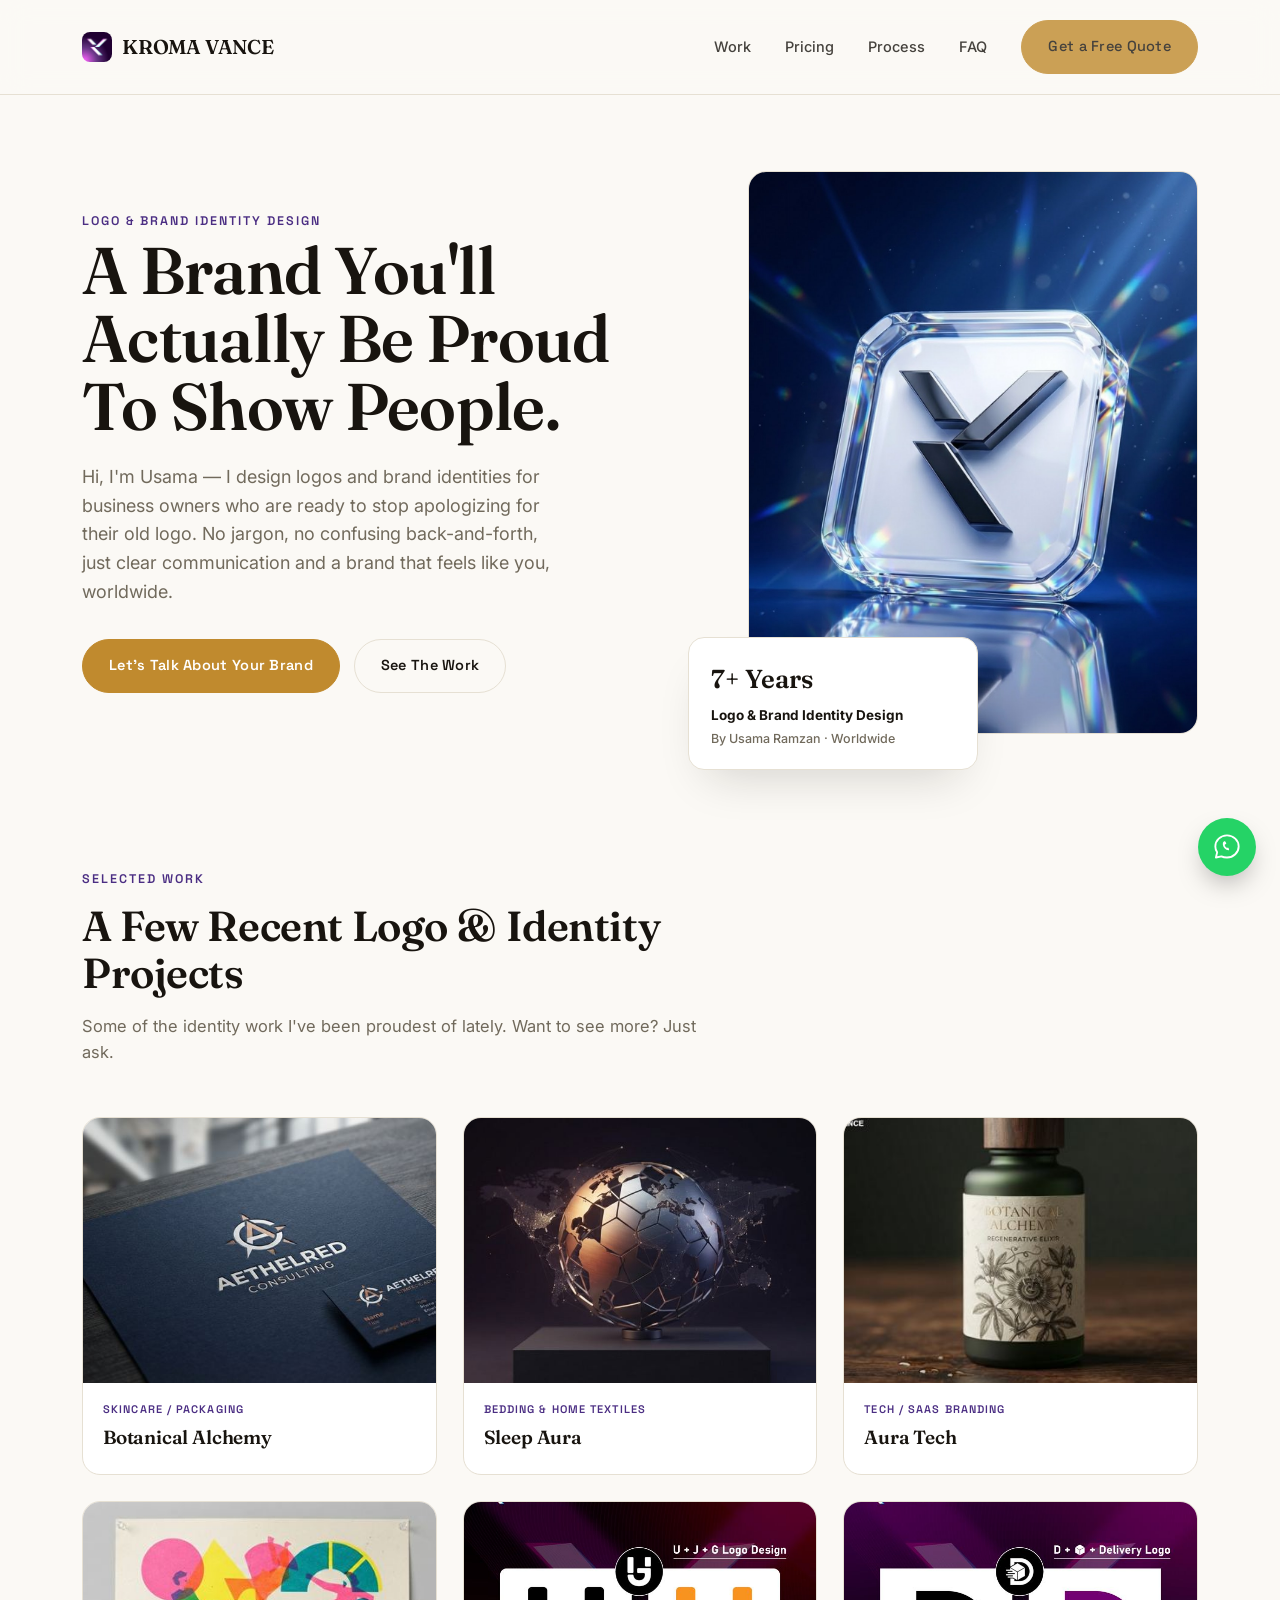
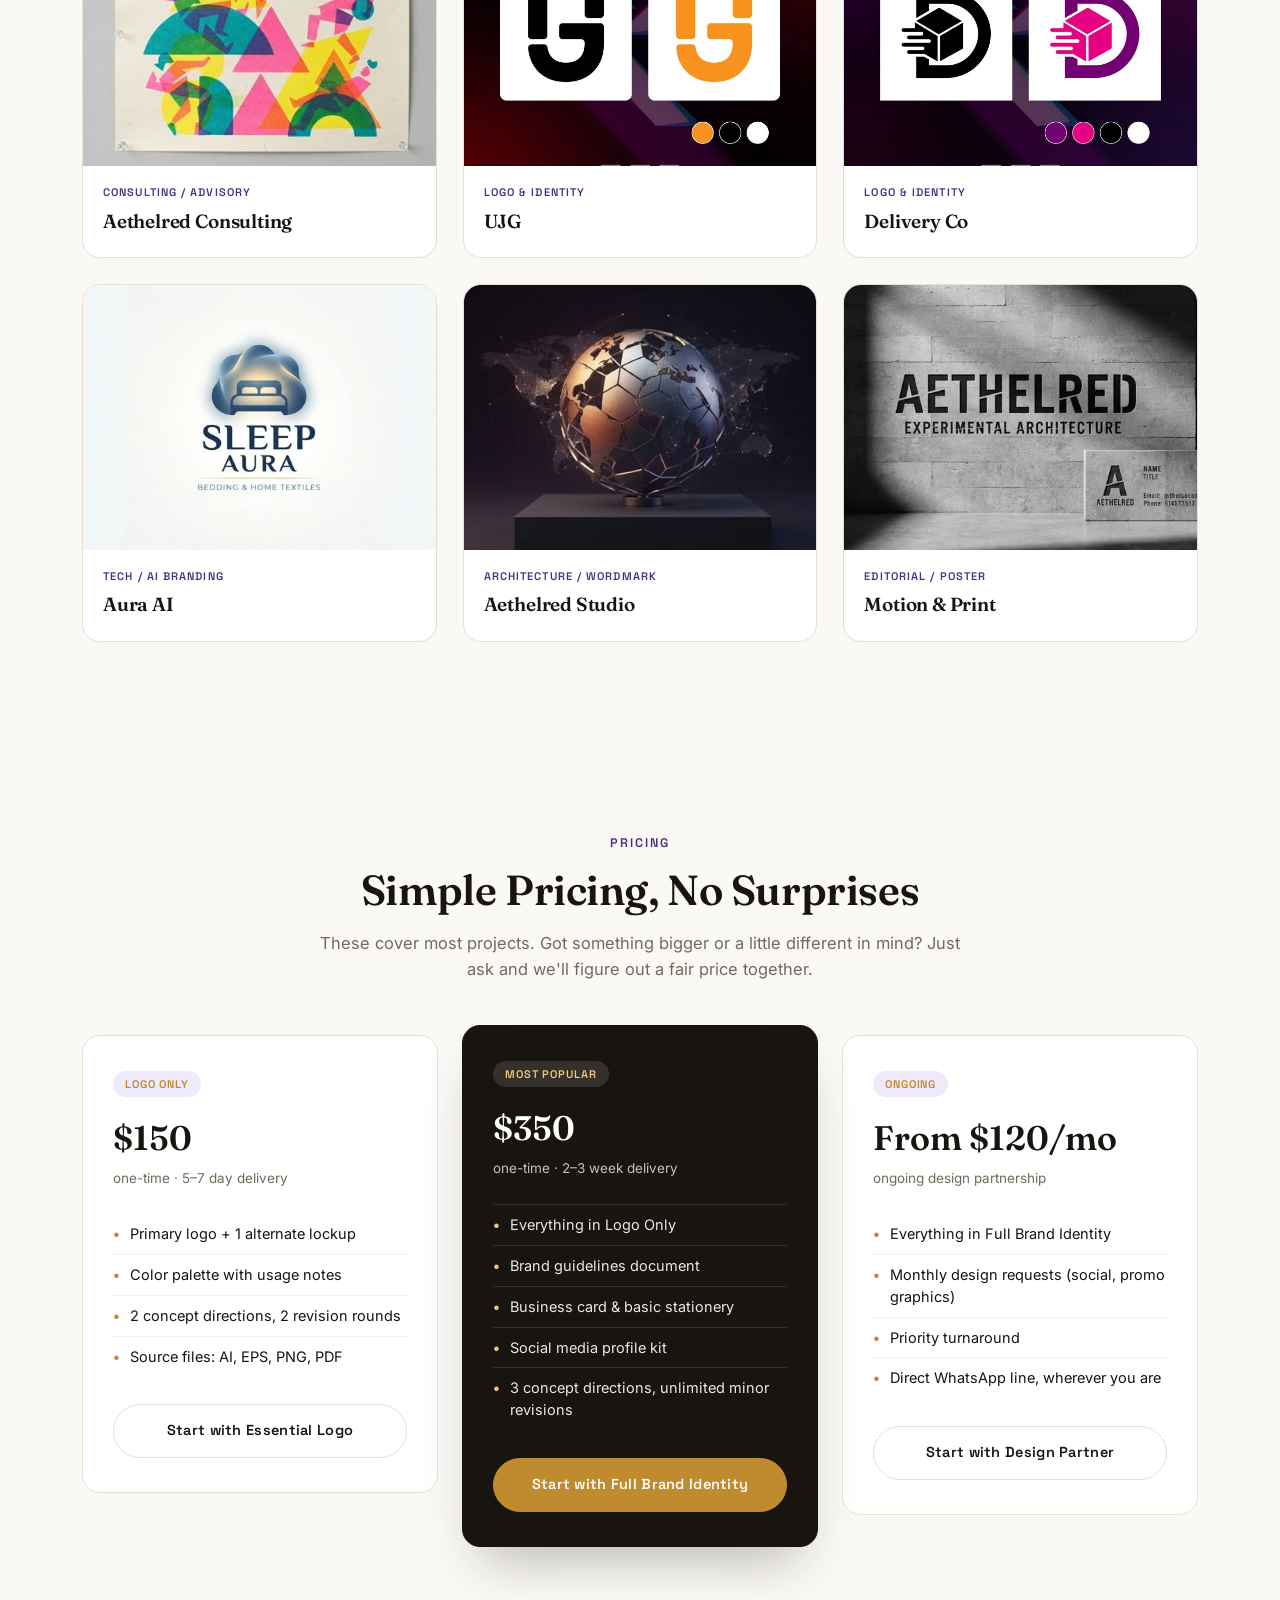
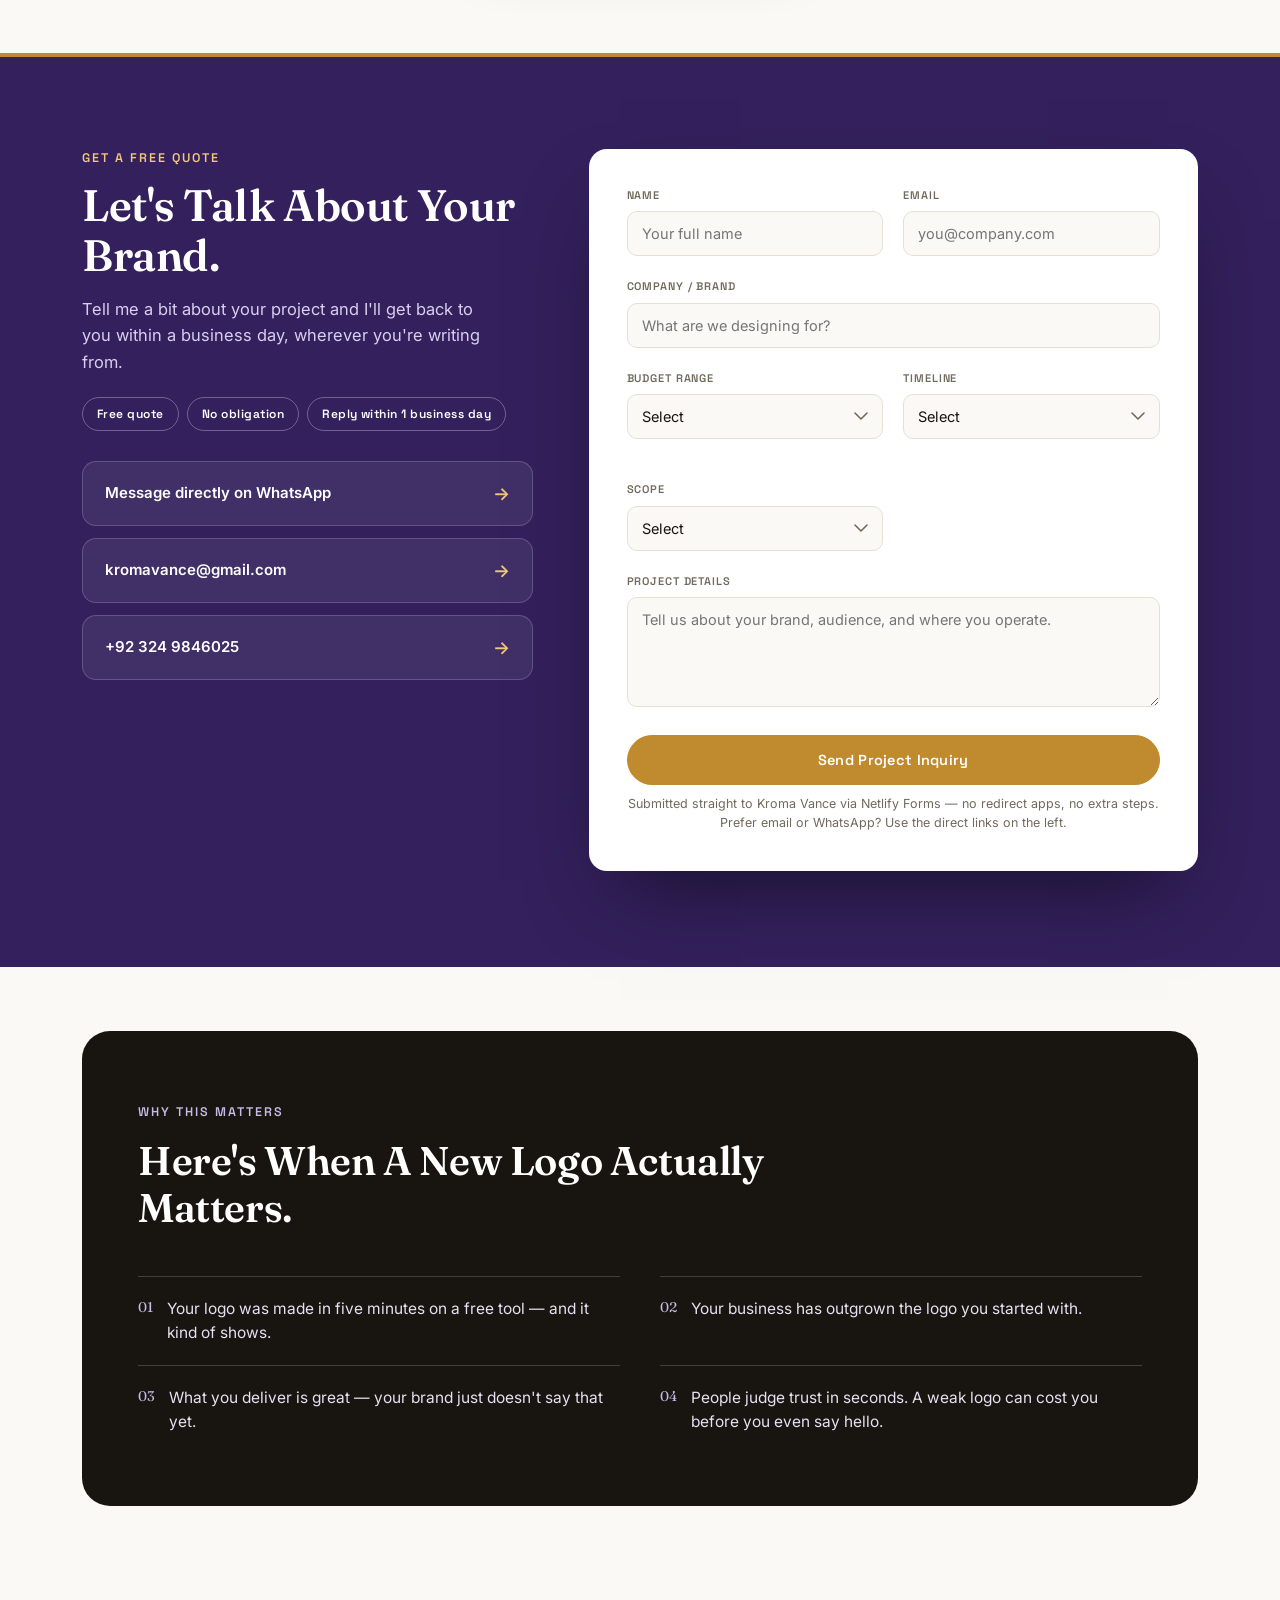
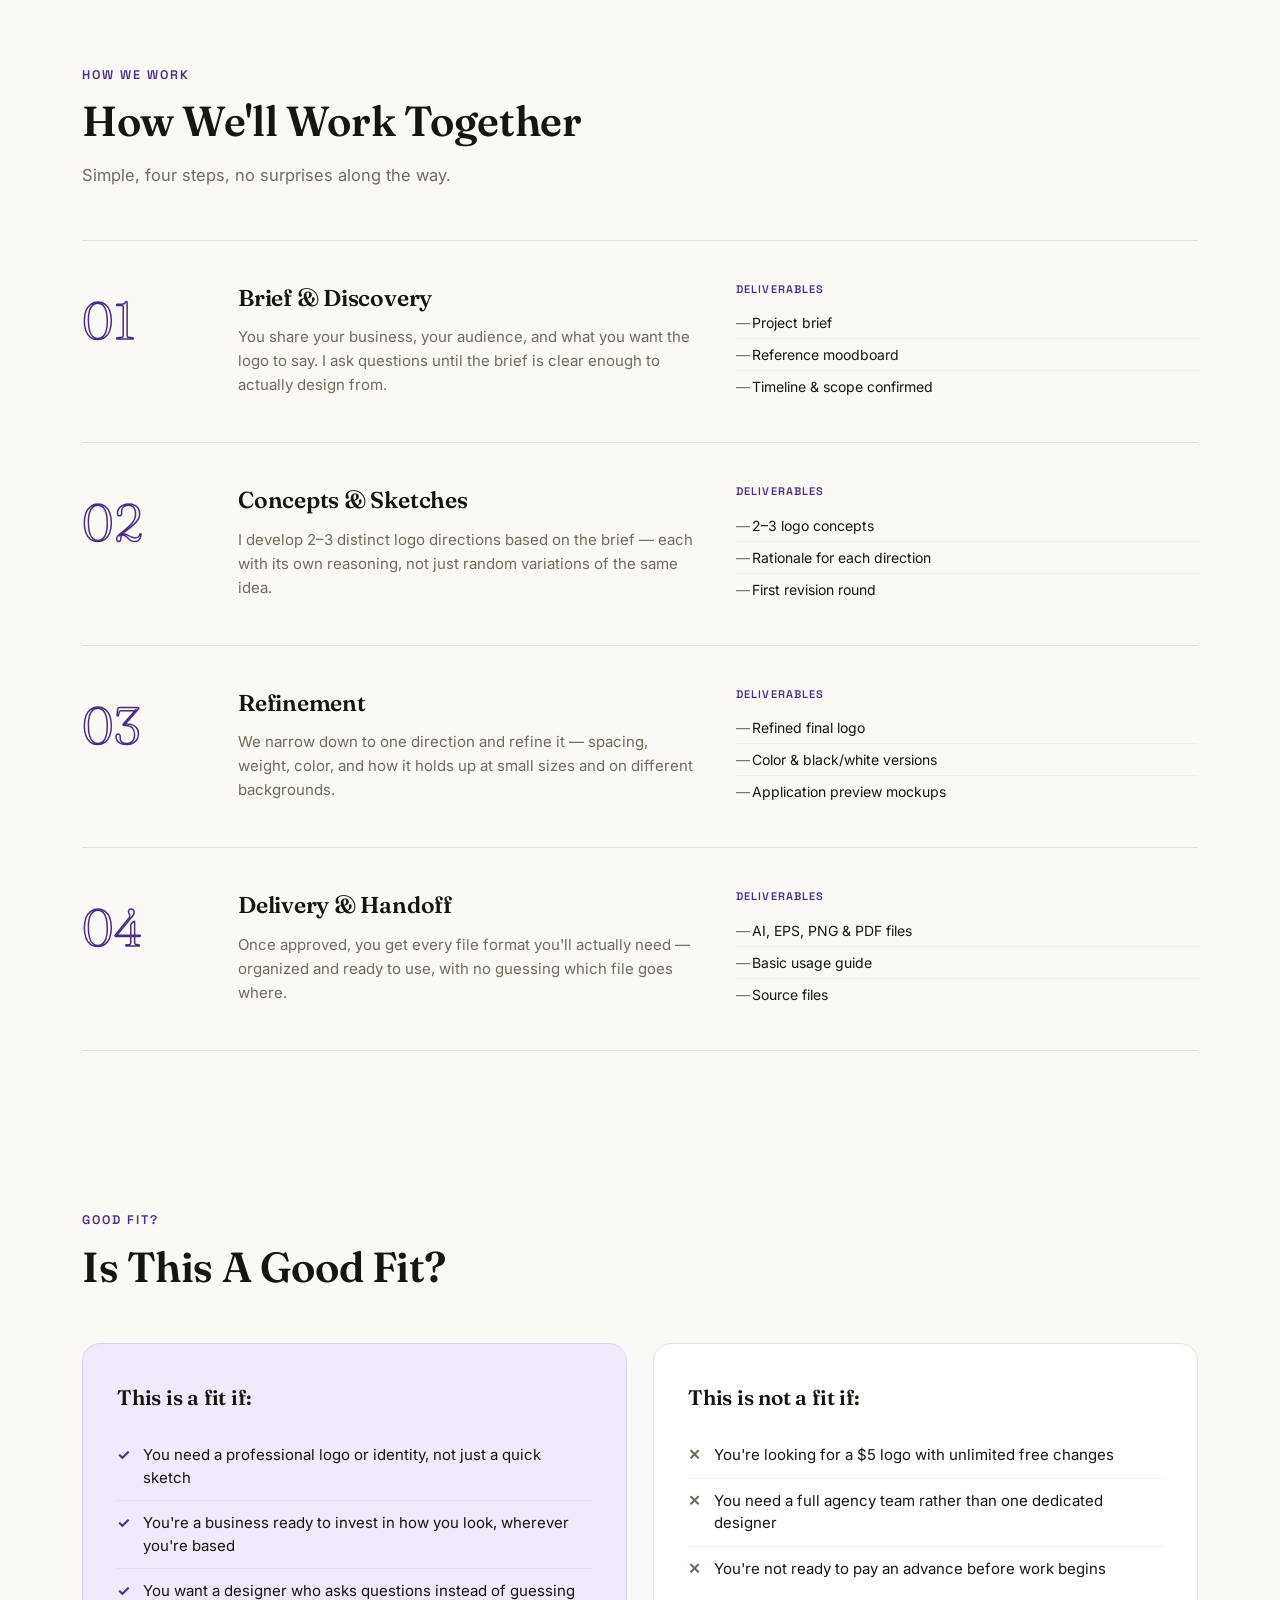
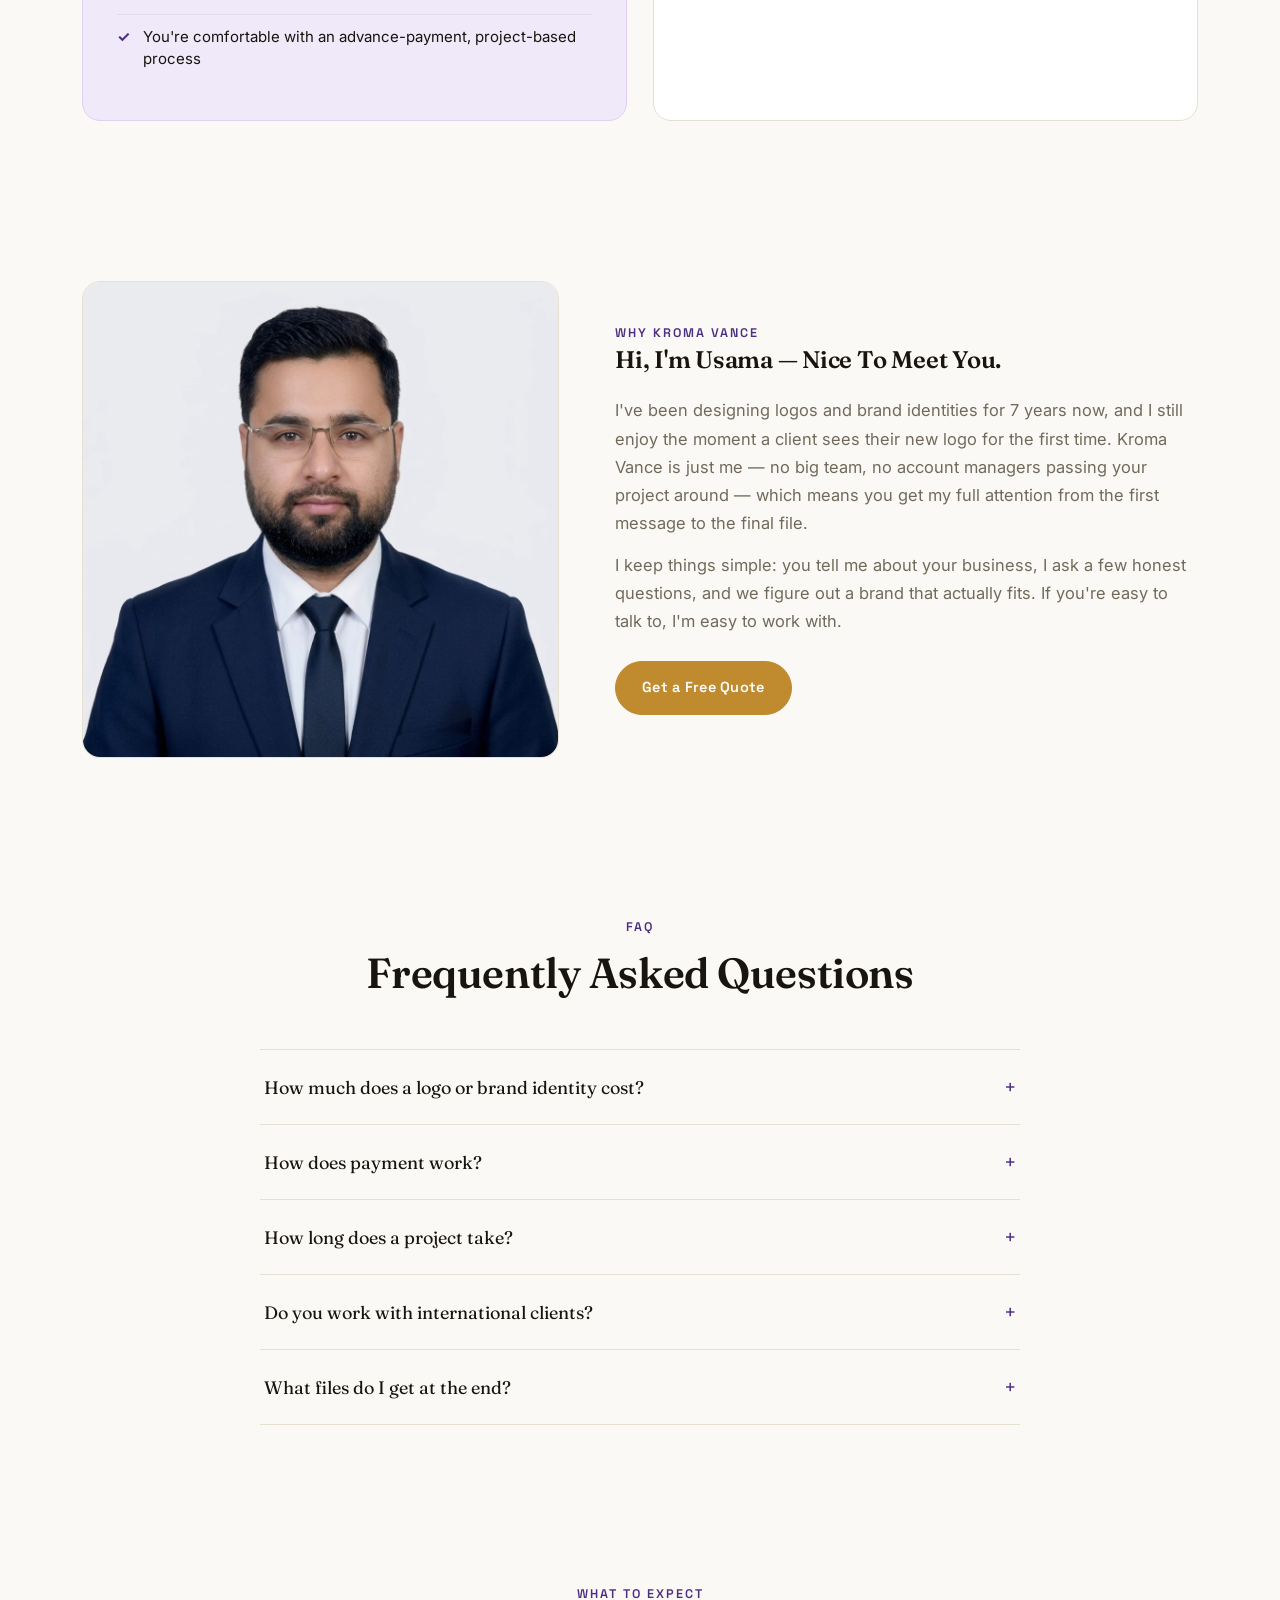
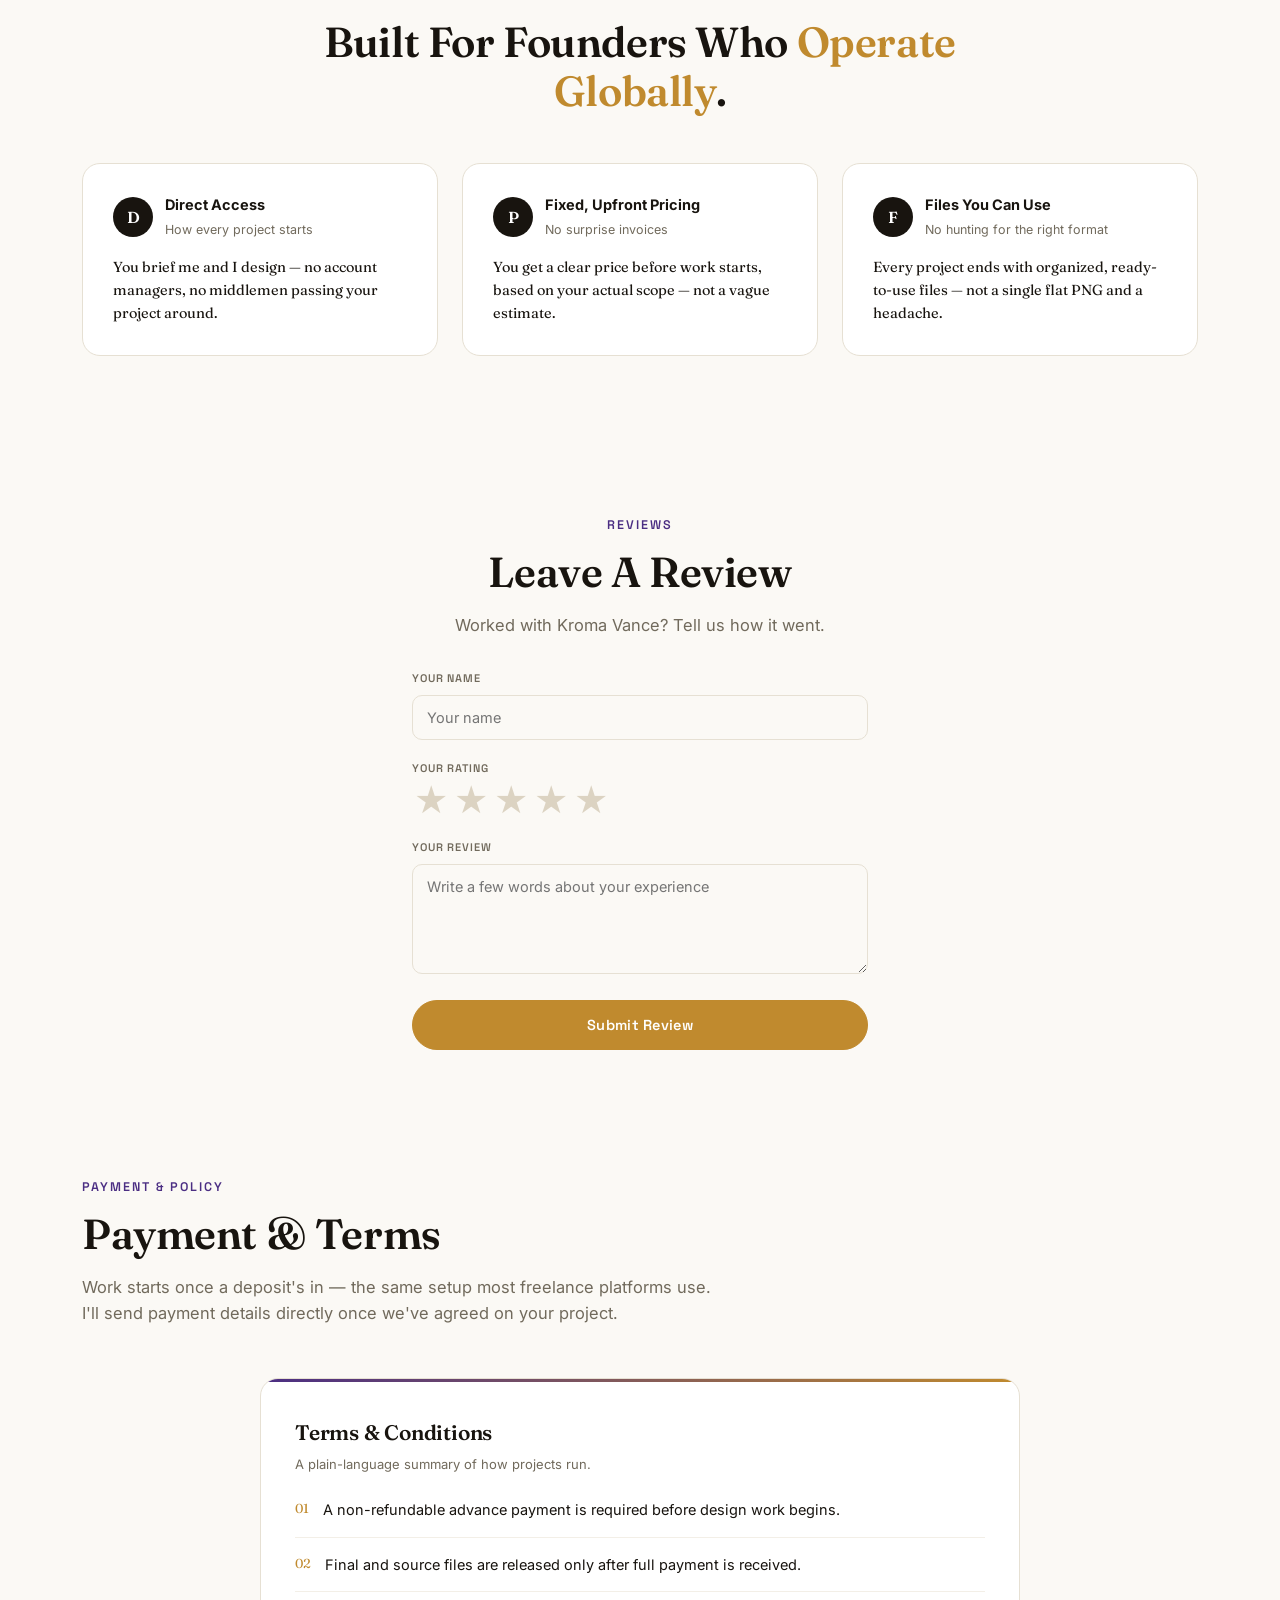
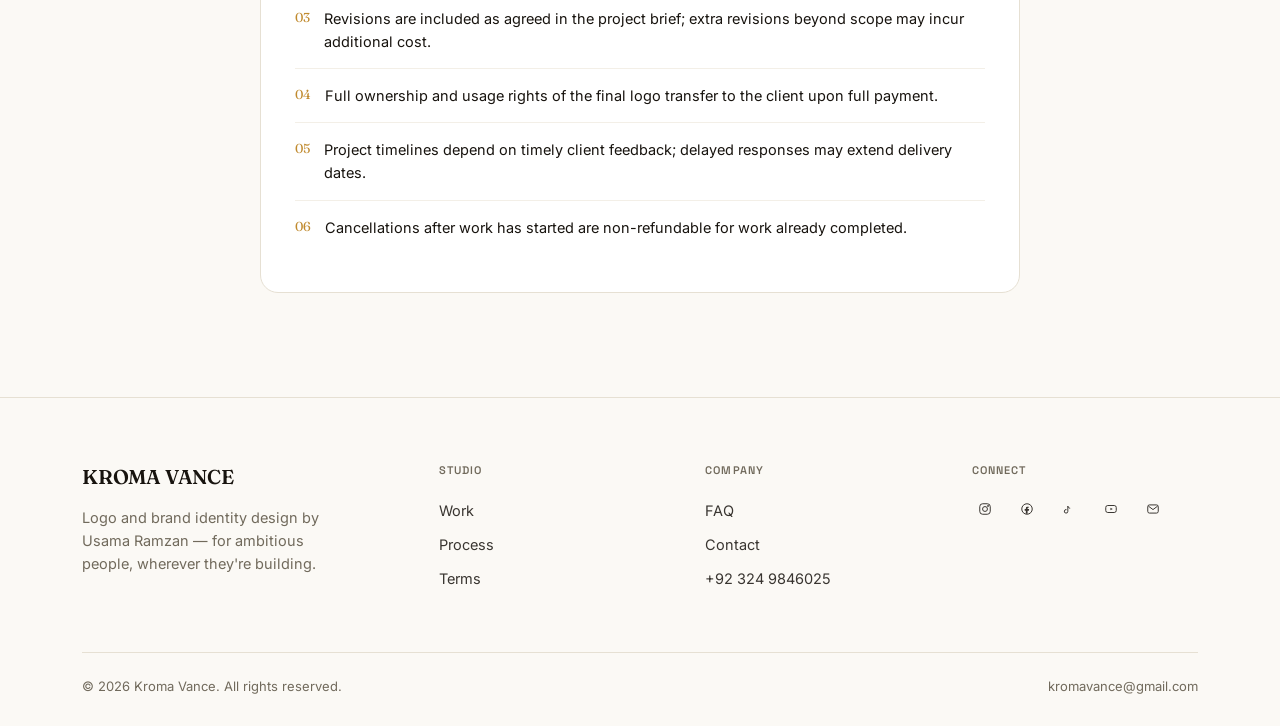
<file: index.html>
<!DOCTYPE html>
<html lang="en">
<head>
<meta charset="UTF-8">
<meta name="viewport" content="width=device-width, initial-scale=1.0">
<title>Kroma Vance — Elite Logo & Brand Identity Studio</title>
<meta name="description" content="Kroma Vance is an elite logo and brand identity studio crafting iconic visual identities for ambitious global visionaries and businesses worldwide.">
<meta name="robots" content="index, follow">
<link rel="canonical" href="https://kromavance.com/">
<link rel="icon" type="image/png" href="assets/img/favicon.png">
<link rel="apple-touch-icon" href="assets/img/favicon.png">

<!-- Open Graph -->
<meta property="og:title" content="Kroma Vance — Elite Logo & Brand Identity Studio">
<meta property="og:description" content="Elite logo and brand identity design for ambitious visionaries worldwide — from first sketch to final files.">
<meta property="og:type" content="website">
<meta property="og:url" content="https://kromavance.com">
<meta property="og:image" content="https://kromavance.com/og-image.jpg">

<!-- Twitter Card -->
<meta name="twitter:card" content="summary_large_image">
<meta name="twitter:title" content="Kroma Vance — Elite Logo & Brand Identity Studio">
<meta name="twitter:description" content="Elite logo and brand identity design for ambitious visionaries worldwide — from first sketch to final files.">
<meta name="twitter:image" content="https://kromavance.com/og-image.jpg">

<!-- Structured Data -->
<script type="application/ld+json">
{
  "@context": "https://schema.org",
  "@type": "ProfessionalService",
  "name": "Kroma Vance",
  "description": "Elite logo and brand identity studio crafting iconic visual identities for ambitious global visionaries and businesses worldwide.",
  "url": "https://kromavance.com",
  "email": "kromavance@gmail.com",
  "telephone": "+923249846025",
  "founder": {
    "@type": "Person",
    "name": "Usama Ramzan"
  },
  "areaServed": "Worldwide",
  "sameAs": [
    "https://www.instagram.com/kromavance",
    "https://www.facebook.com/share/19RqVtjSkv/",
    "https://www.tiktok.com/@kroma.vance",
    "https://youtube.com/@kromavance"
  ]
}
</script>

<link rel="preconnect" href="https://fonts.googleapis.com">
<link href="https://fonts.googleapis.com/css2?family=Fraunces:ital,opsz,wght@0,9..144,300;0,9..144,400;0,9..144,500;0,9..144,600;0,9..144,700;1,9..144,500&family=Inter:wght@400;500;600;700&family=Space+Grotesk:wght@500;600&display=swap" rel="stylesheet">
<link rel="stylesheet" href="assets/css/style.css">
</head>
<body>

<header>
  <nav>
    <a href="#" class="logo" style="display:flex;align-items:center;gap:10px;"><span style="width:30px;height:30px;border-radius:8px;overflow:hidden;display:inline-block;"><img src="assets/img/header-logo.png" alt="Kroma Vance"></span>KROMA VANCE</a>
    <div class="nav-links">
      <a href="#work">Work</a>
      <a href="#pricing">Pricing</a>
      <a href="#process">Process</a>
      <a href="#faq">FAQ</a>
      <a href="#contact" class="btn">Get a Free Quote</a>
    </div>
    <button class="burger" onclick="document.getElementById('mmenu').classList.toggle('open')">
      <span></span><span></span><span></span>
    </button>
  </nav>
  <div class="mobile-menu" id="mmenu">
    <a href="#work">Work</a>
    <a href="#pricing">Pricing</a>
    <a href="#process">Process</a>
    <a href="#faq">FAQ</a>
    <a href="#contact">Get a Free Quote</a>
  </div>
</header>
<main>

<!-- HERO -->
<section class="hero">
  <div class="wrap">
    <div class="hero-grid">
      <div>
        <div class="eyebrow" data-cms="hero_eyebrow">Logo &amp; Brand Identity Design</div>
        <h1 data-cms="hero_title">A Brand You'll Actually Be Proud To Show People.</h1>
        <p class="lead" data-cms="hero_lead">Hi, I'm Usama — I design logos and brand identities for business owners who are ready to stop apologizing for their old logo. No jargon, no confusing back-and-forth, just clear communication and a brand that feels like you, worldwide.</p>
        <div class="hero-ctas">
          <a href="#contact" class="btn" data-cms="hero_cta_primary">Let's Talk About Your Brand</a>
          <a href="#work" class="btn ghost" data-cms="hero_cta_secondary">See The Work</a>
        </div>
      </div>
      <div class="hero-visual">
        <div class="hero-photo"><img id="heroImage" src="assets/img/hero.jpg" alt="Kroma Vance brand mark"></div>
        <div class="quote-card">
          <p style="font-style:normal; font-weight:600; font-size:26px;" data-cms="hero_badge_stat">7+ Years</p>
          <div class="who" style="margin-top:6px;">
            <div><strong data-cms="hero_badge_line1">Logo &amp; Brand Identity Design</strong><span data-cms="hero_badge_line2">By Usama Ramzan · Worldwide</span></div>
          </div>
        </div>
      </div>
    </div>
  </div>
</section>

<!-- PORTFOLIO -->
<section class="section" id="work">
  <div class="wrap">
    <div class="sec-head">
      <div class="eyebrow" data-cms="portfolio_eyebrow">Selected Work</div>
      <h2 data-cms="portfolio_title">A Few Recent Logo &amp; Identity Projects</h2>
      <p data-cms="portfolio_intro">Some of the identity work I've been proudest of lately. Want to see more? Just ask.</p>
    </div>
    <div class="portfolio-grid" id="portfolioGrid">
      <div class="case-card reveal" style="transition-delay:0.06s"><div class="thumb"><img src="assets/img/botanical-alchemy-skincare-packaging-des.jpg" alt="Botanical Alchemy skincare packaging design by Kroma Vance" loading="lazy"></div><div class="meta"><div class="tag">Skincare / Packaging</div><h4>Botanical Alchemy</h4></div></div>
      <div class="case-card reveal" style="transition-delay:0.12s"><div class="thumb"><img src="assets/img/sleep-aura.jpg" alt="Sleep Aura bedding and home textiles logo by Kroma Vance" loading="lazy"></div><div class="meta"><div class="tag">Bedding & Home Textiles</div><h4>Sleep Aura</h4></div></div>
      <div class="case-card reveal" style="transition-delay:0.18s"><div class="thumb"><img src="assets/img/aura-tech.jpg" alt="Aura Tech SaaS branding identity by Kroma Vance" loading="lazy"></div><div class="meta"><div class="tag">Tech / SaaS Branding</div><h4>Aura Tech</h4></div></div>
      <div class="case-card reveal" style="transition-delay:0.24s"><div class="thumb"><img src="assets/img/aethelred.jpg" alt="Aethelred Consulting advisory brand identity by Kroma Vance" loading="lazy"></div><div class="meta"><div class="tag">Consulting / Advisory</div><h4>Aethelred Consulting</h4></div></div>
      <div class="case-card reveal" style="transition-delay:0.30s"><div class="thumb"><img src="assets/img/ujg.jpg" alt="UJG logo and identity design by Kroma Vance" loading="lazy"></div><div class="meta"><div class="tag">Logo & Identity</div><h4>UJG</h4></div></div>
      <div class="case-card reveal" style="transition-delay:0.00s"><div class="thumb"><img src="assets/img/delivery-co.jpg" alt="Delivery Co logo and identity design by Kroma Vance" loading="lazy"></div><div class="meta"><div class="tag">Logo & Identity</div><h4>Delivery Co</h4></div></div>
      <div class="case-card reveal" style="transition-delay:0.06s"><div class="thumb"><img src="assets/img/aura-ai-intelligent-solutions-brand-conc.jpg" alt="Aura AI intelligent solutions brand concept by Kroma Vance" loading="lazy"></div><div class="meta"><div class="tag">Tech / AI Branding</div><h4>Aura AI</h4></div></div>
      <div class="case-card reveal" style="transition-delay:0.12s"><div class="thumb"><img src="assets/img/aethelred-experimental-architecture-word.jpg" alt="Aethelred experimental architecture wordmark by Kroma Vance" loading="lazy"></div><div class="meta"><div class="tag">Architecture / Wordmark</div><h4>Aethelred Studio</h4></div></div>
      <div class="case-card reveal" style="transition-delay:0.18s"><div class="thumb"><img src="assets/img/editorial-poster-illustration-design-by-.jpg" alt="Editorial poster illustration design by Kroma Vance" loading="lazy"></div><div class="meta"><div class="tag">Editorial / Poster</div><h4>Motion & Print</h4></div></div>
    </div>
  </div>
</section>

<!-- PRICING -->
<section class="section" id="pricing">
  <div class="wrap">
    <div class="sec-head center" style="margin-left:auto; margin-right:auto;">
      <div class="eyebrow" data-cms="pricing_eyebrow">Pricing</div>
      <h2 data-cms="pricing_title">Simple Pricing, No Surprises</h2>
      <p data-cms="pricing_intro">These cover most projects. Got something bigger or a little different in mind? Just ask and we'll figure out a fair price together.</p>
    </div>
    <div class="pricing-grid" id="pricingGrid">
      <div class="price-card">
        <div class="badge">Logo Only</div>
        <div class="amount">$150</div>
        <span class="cadence">one-time · 5–7 day delivery</span>
        <ul>
          <li><span class="dot">•</span>Primary logo + 1 alternate lockup</li>
          <li><span class="dot">•</span>Color palette with usage notes</li>
          <li><span class="dot">•</span>2 concept directions, 2 revision rounds</li>
          <li><span class="dot">•</span>Source files: AI, EPS, PNG, PDF</li>
        </ul>
        <a href="#contact" class="btn ghost" onclick="document.getElementById('scope').value='Logo Only';">Start with Essential Logo</a>
      </div>
      <div class="price-card featured">
        <div class="badge">Most Popular</div>
        <div class="amount" style="color:#fff;">$350</div>
        <span class="cadence">one-time · 2–3 week delivery</span>
        <ul>
          <li><span class="dot">•</span>Everything in Logo Only</li>
          <li><span class="dot">•</span>Brand guidelines document</li>
          <li><span class="dot">•</span>Business card &amp; basic stationery</li>
          <li><span class="dot">•</span>Social media profile kit</li>
          <li><span class="dot">•</span>3 concept directions, unlimited minor revisions</li>
        </ul>
        <a href="#contact" class="btn" onclick="document.getElementById('scope').value='Full Brand Identity';">Start with Full Brand Identity</a>
      </div>
      <div class="price-card">
        <div class="badge">Ongoing</div>
        <div class="amount">From $120<span style="font-size:16px; font-weight:500;">/mo</span></div>
        <span class="cadence">ongoing design partnership</span>
        <ul>
          <li><span class="dot">•</span>Everything in Full Brand Identity</li>
          <li><span class="dot">•</span>Monthly design requests (social, promo graphics)</li>
          <li><span class="dot">•</span>Priority turnaround</li>
          <li><span class="dot">•</span>Direct WhatsApp line, wherever you are</li>
        </ul>
        <a href="#contact" class="btn ghost" onclick="document.getElementById('scope').value='Ongoing Partner';">Start with Design Partner</a>
      </div>
    </div>
  </div>
</section>

<!-- GET A FREE QUOTE (highlighted band, sits right under Pricing) -->
<section class="section contact-band" id="contact">
  <div class="wrap">
    <div class="contact-wrap">
      <div class="contact-left">
        <div class="eyebrow">Get A Free Quote</div>
        <h2>Let's Talk About Your Brand.</h2>
        <p>Tell me a bit about your project and I'll get back to you within a business day, wherever you're writing from.</p>
        <div class="perks"><span class="perk">Free quote</span><span class="perk">No obligation</span><span class="perk">Reply within 1 business day</span></div>
        <div class="quick-links">
          <a href="https://wa.me/923249846025" target="_blank" rel="noopener" class="quick-link" id="qlWhatsapp">Message directly on WhatsApp <span class="arrow">&rarr;</span></a>
          <a href="mailto:kromavance@gmail.com" class="quick-link" id="qlEmail">kromavance@gmail.com <span class="arrow">&rarr;</span></a>
          <a href="tel:+923249846025" class="quick-link" id="qlPhone">+92 324 9846025 <span class="arrow">&rarr;</span></a>
        </div>
      </div>

      <div class="contact-card">
        <form id="kvForm" name="project-inquiry" method="POST" netlify data-netlify="true" netlify-honeypot="bot-field" action="/thank-you">
          <input type="hidden" name="form-name" value="project-inquiry" />
          <p style="display:none;">
            <label>Don't fill this out if you're human: <input name="bot-field" /></label>
          </p>
          <div id="formFields">
            <div class="form-row">
              <div class="form-group">
                <label class="flbl" for="cname">Name</label>
                <input class="kv-input" id="cname" name="Name" type="text" placeholder="Your full name" required>
              </div>
              <div class="form-group">
                <label class="flbl" for="cemail">Email</label>
                <input class="kv-input" id="cemail" name="Email" type="email" placeholder="you@company.com" required>
              </div>
            </div>
            <div class="form-group">
              <label class="flbl" for="cbrand">Company / Brand</label>
              <input class="kv-input" id="cbrand" name="Company/Brand" type="text" placeholder="What are we designing for?">
            </div>
            <div class="form-row">
              <div class="form-group">
                <label class="flbl" for="cbudget">Budget Range</label>
                <select class="kv-select" id="cbudget" name="Budget Range">
                  <option value="">Select</option>
                  <option>Under $150</option>
                  <option>$150 – $350</option>
                  <option>$350 – $1,000</option>
                  <option>$1,000+</option>
                  <option>Not sure yet</option>
                </select>
              </div>
              <div class="form-group">
                <label class="flbl" for="ctimeline">Timeline</label>
                <select class="kv-select" id="ctimeline" name="Timeline">
                  <option value="">Select</option>
                  <option>ASAP</option>
                  <option>Within 2 weeks</option>
                  <option>Within a month</option>
                  <option>Flexible</option>
                </select>
              </div>
              <div class="form-group">
                <label class="flbl" for="scope">Scope</label>
                <select class="kv-select" id="scope" name="Scope of Work">
                  <option value="">Select</option>
                  <option>Logo Only</option>
                  <option>Full Brand Identity</option>
                  <option>Ongoing Partner</option>
                  <option>Not sure yet</option>
                </select>
              </div>
            </div>
            <div class="form-group">
              <label class="flbl" for="cmsg">Project Details</label>
              <textarea class="kv-textarea" id="cmsg" name="Project Details" placeholder="Tell us about your brand, audience, and where you operate."></textarea>
            </div>
            <button type="submit" class="btn" style="width:100%; justify-content:center;">Send Project Inquiry</button>
            <p class="submit-note">Submitted straight to Kroma Vance via Netlify Forms — no redirect apps, no extra steps. Prefer email or WhatsApp? Use the direct links on the left.</p>
          </div>

          <div class="form-success" id="formSuccess">
            <div class="check">&#10003;</div>
            <h3 style="font-size:20px; margin-bottom:8px;">Inquiry Received</h3>
            <p style="color:var(--muted); font-size:14.5px;">Thanks — we'll get back to you within one business day.</p>
          </div>
        </form>
      </div>
    </div>
  </div>
</section>

<!-- GAPS / WHY REBRAND -->
<section class="section tight">
  <div class="wrap">
    <div class="gap-section">
      <div class="eyebrow">Why This Matters</div>
      <h2>Here's When A New Logo Actually Matters.</h2>
      <div class="gap-grid">
        <div class="gap-item"><span class="num">01</span><p>Your logo was made in five minutes on a free tool — and it kind of shows.</p></div>
        <div class="gap-item"><span class="num">02</span><p>Your business has outgrown the logo you started with.</p></div>
        <div class="gap-item"><span class="num">03</span><p>What you deliver is great — your brand just doesn't say that yet.</p></div>
        <div class="gap-item"><span class="num">04</span><p>People judge trust in seconds. A weak logo can cost you before you even say hello.</p></div>
      </div>
    </div>
  </div>
</section>

<!-- PROCESS -->
<section class="section" id="process">
  <div class="wrap">
    <div class="sec-head">
      <div class="eyebrow">How We Work</div>
      <h2>How We'll Work Together</h2>
      <p>Simple, four steps, no surprises along the way.</p>
    </div>
    <div class="phase-list">
      <div class="phase">
        <div class="num">01</div>
        <div>
          <h3>Brief &amp; Discovery</h3>
          <div class="desc"><p>You share your business, your audience, and what you want the logo to say. I ask questions until the brief is clear enough to actually design from.</p></div>
        </div>
        <div class="deliverables">
          <div class="lbl">Deliverables</div>
          <ul><li>Project brief</li><li>Reference moodboard</li><li>Timeline &amp; scope confirmed</li></ul>
        </div>
      </div>
      <div class="phase">
        <div class="num">02</div>
        <div>
          <h3>Concepts &amp; Sketches</h3>
          <div class="desc"><p>I develop 2–3 distinct logo directions based on the brief — each with its own reasoning, not just random variations of the same idea.</p></div>
        </div>
        <div class="deliverables">
          <div class="lbl">Deliverables</div>
          <ul><li>2–3 logo concepts</li><li>Rationale for each direction</li><li>First revision round</li></ul>
        </div>
      </div>
      <div class="phase">
        <div class="num">03</div>
        <div>
          <h3>Refinement</h3>
          <div class="desc"><p>We narrow down to one direction and refine it — spacing, weight, color, and how it holds up at small sizes and on different backgrounds.</p></div>
        </div>
        <div class="deliverables">
          <div class="lbl">Deliverables</div>
          <ul><li>Refined final logo</li><li>Color &amp; black/white versions</li><li>Application preview mockups</li></ul>
        </div>
      </div>
      <div class="phase">
        <div class="num">04</div>
        <div>
          <h3>Delivery &amp; Handoff</h3>
          <div class="desc"><p>Once approved, you get every file format you'll actually need — organized and ready to use, with no guessing which file goes where.</p></div>
        </div>
        <div class="deliverables">
          <div class="lbl">Deliverables</div>
          <ul><li>AI, EPS, PNG &amp; PDF files</li><li>Basic usage guide</li><li>Source files</li></ul>
        </div>
      </div>
    </div>
  </div>
</section>

<!-- FIT / NOT FIT -->
<section class="section tight" id="services">
  <div class="wrap">
    <div class="sec-head">
      <div class="eyebrow">Good Fit?</div>
      <h2>Is This A Good Fit?</h2>
    </div>
    <div class="fit-grid">
      <div class="fit-card yes">
        <h3>This is a fit if:</h3>
        <ul>
          <li>You need a professional logo or identity, not just a quick sketch</li>
          <li>You're a business ready to invest in how you look, wherever you're based</li>
          <li>You want a designer who asks questions instead of guessing</li>
          <li>You're comfortable with an advance-payment, project-based process</li>
        </ul>
      </div>
      <div class="fit-card no">
        <h3>This is not a fit if:</h3>
        <ul>
          <li>You're looking for a $5 logo with unlimited free changes</li>
          <li>You need a full agency team rather than one dedicated designer</li>
          <li>You're not ready to pay an advance before work begins</li>
        </ul>
      </div>
    </div>
  </div>
</section>

<!-- WHY US -->
<section class="section">
  <div class="wrap">
    <div class="why-grid">
      <div class="why-photo"><img id="aboutImage" src="assets/img/about.jpg" alt="Founder of Kroma Vance"></div>
      <div>
        <div class="eyebrow" data-cms="about_eyebrow">Why Kroma Vance</div>
        <h2 data-cms="about_title">Hi, I'm Usama — Nice To Meet You.</h2>
        <p data-cms="about_paragraph_1">I've been designing logos and brand identities for 7 years now, and I still enjoy the moment a client sees their new logo for the first time. Kroma Vance is just me — no big team, no account managers passing your project around — which means you get my full attention from the first message to the final file.</p>
        <p data-cms="about_paragraph_2">I keep things simple: you tell me about your business, I ask a few honest questions, and we figure out a brand that actually fits. If you're easy to talk to, I'm easy to work with.</p>
        <div class="hero-ctas" style="margin-top:26px;"><a href="#contact" class="btn">Get a Free Quote</a></div>
      </div>
    </div>
  </div>
</section>

<!-- FAQ -->
<section class="section tight" id="faq">
  <div class="wrap">
    <div class="sec-head center" style="margin-left:auto;margin-right:auto;">
      <div class="eyebrow">FAQ</div>
      <h2>Frequently Asked Questions</h2>
    </div>
    <div class="faq-list">
      <div class="faq-item">
        <button class="faq-q" onclick="toggleFaq(this)">How much does a logo or brand identity cost?<span class="icon">+</span></button>
        <div class="faq-a"><p>Pricing depends on scope — a standalone logo costs less than a full identity package with brand guidelines. Send your brief and you'll get a fixed price before any work starts.</p></div>
      </div>
      <div class="faq-item">
        <button class="faq-q" onclick="toggleFaq(this)">How does payment work?<span class="icon">+</span></button>
        <div class="faq-a"><p>Payment is advance-based, similar to Fiverr — a portion is paid upfront to begin the work, with the balance due before final files are released. I'll send the payment details once we've agreed on your project, and the full terms are listed below.</p></div>
      </div>
      <div class="faq-item">
        <button class="faq-q" onclick="toggleFaq(this)">How long does a project take?<span class="icon">+</span></button>
        <div class="faq-a"><p>A standalone logo typically takes 5–7 business days. Full brand identity packages usually take 2–3 weeks, depending on revisions and how quickly feedback comes back.</p></div>
      </div>
      <div class="faq-item">
        <button class="faq-q" onclick="toggleFaq(this)">Do you work with international clients?<span class="icon">+</span></button>
        <div class="faq-a"><p>Yes — Kroma Vance works with ambitious brands and founders worldwide. Communication and file delivery happen remotely, wherever you are.</p></div>
      </div>
      <div class="faq-item">
        <button class="faq-q" onclick="toggleFaq(this)">What files do I get at the end?<span class="icon">+</span></button>
        <div class="faq-a"><p>You'll receive your final logo in AI, EPS, PNG, and PDF formats, along with color and black-and-white versions and a basic usage guide.</p></div>
      </div>
    </div>
  </div>
</section>

<!-- WHAT TO EXPECT (styled like a testimonial grid, but honest — no invented client quotes) -->
<section class="section center" style="text-align:center;">
  <div class="wrap">
    <div class="eyebrow">What To Expect</div>
    <h2 style="font-size:clamp(28px,3.6vw,42px); margin-top:14px; max-width:640px; margin-left:auto; margin-right:auto; line-height:1.15;">Built For Founders Who <span style="color:var(--cta);">Operate Globally</span>.</h2>
    <div class="testi-grid" style="margin-top:48px; text-align:left;">
      <div class="testi-card">
        <div style="display:flex; align-items:center; gap:12px;">
          <div style="width:40px; height:40px; border-radius:50%; background:var(--ink); color:#fff; display:flex; align-items:center; justify-content:center; font-family:'Fraunces',serif; font-weight:600; flex-shrink:0;">D</div>
          <div><strong style="display:block; font-size:14.5px;">Direct Access</strong><span style="font-size:12.5px; color:var(--muted);">How every project starts</span></div>
        </div>
        <p style="font-style:normal; font-size:14.5px; color:var(--ink); line-height:1.6; margin-top:16px;">You brief me and I design — no account managers, no middlemen passing your project around.</p>
      </div>
      <div class="testi-card">
        <div style="display:flex; align-items:center; gap:12px;">
          <div style="width:40px; height:40px; border-radius:50%; background:var(--ink); color:#fff; display:flex; align-items:center; justify-content:center; font-family:'Fraunces',serif; font-weight:600; flex-shrink:0;">P</div>
          <div><strong style="display:block; font-size:14.5px;">Fixed, Upfront Pricing</strong><span style="font-size:12.5px; color:var(--muted);">No surprise invoices</span></div>
        </div>
        <p style="font-style:normal; font-size:14.5px; color:var(--ink); line-height:1.6; margin-top:16px;">You get a clear price before work starts, based on your actual scope — not a vague estimate.</p>
      </div>
      <div class="testi-card">
        <div style="display:flex; align-items:center; gap:12px;">
          <div style="width:40px; height:40px; border-radius:50%; background:var(--ink); color:#fff; display:flex; align-items:center; justify-content:center; font-family:'Fraunces',serif; font-weight:600; flex-shrink:0;">F</div>
          <div><strong style="display:block; font-size:14.5px;">Files You Can Use</strong><span style="font-size:12.5px; color:var(--muted);">No hunting for the right format</span></div>
        </div>
        <p style="font-style:normal; font-size:14.5px; color:var(--ink); line-height:1.6; margin-top:16px;">Every project ends with organized, ready-to-use files — not a single flat PNG and a headache.</p>
      </div>
    </div>
  </div>
</section>

<!-- REVIEWS WALL: real client reviews only, managed in the admin panel. Hidden until at least one exists. -->
<section class="section tight reviews-wall" id="reviews" hidden>
  <div class="wrap">
    <div class="sec-head center" style="margin-left:auto; margin-right:auto; margin-bottom:28px;">
      <div class="eyebrow" data-cms="reviews_eyebrow">Client Reviews</div>
      <h2 data-cms="reviews_title">Kind Words From Clients</h2>
    </div>
    <div class="rating-summary" id="ratingSummary"></div>
  </div>
  <div class="rv-marquee" id="rvWall"></div>
</section>

<!-- LEAVE A REVIEW (simple form, collected via Netlify Forms) -->
<section class="section tight" id="leave-review">
  <div class="wrap review-wrap">
    <div class="sec-head center" style="margin-left:auto; margin-right:auto; margin-bottom:32px;">
      <div class="eyebrow">Reviews</div>
      <h2>Leave A Review</h2>
      <p>Worked with Kroma Vance? Tell us how it went.</p>
    </div>
    <form class="review-form" name="client-review" method="POST" netlify data-netlify="true" netlify-honeypot="bot-field" action="/thank-you">
      <input type="hidden" name="form-name" value="client-review" />
      <p style="display:none;"><label>Leave this empty: <input name="bot-field" /></label></p>
      <div class="form-group">
        <label class="flbl" for="rname">Your Name</label>
        <input class="kv-input" id="rname" name="Reviewer Name" type="text" placeholder="Your name" required>
      </div>
      <div class="form-group">
        <span class="flbl" id="ratingLabel">Your Rating</span>
        <div class="star-input" role="radiogroup" aria-labelledby="ratingLabel">
          <input type="radio" id="star5" name="Rating" value="5 Stars" required><label for="star5" title="5 stars">&#9733;<span class="sr">5 stars</span></label>
          <input type="radio" id="star4" name="Rating" value="4 Stars"><label for="star4" title="4 stars">&#9733;<span class="sr">4 stars</span></label>
          <input type="radio" id="star3" name="Rating" value="3 Stars"><label for="star3" title="3 stars">&#9733;<span class="sr">3 stars</span></label>
          <input type="radio" id="star2" name="Rating" value="2 Stars"><label for="star2" title="2 stars">&#9733;<span class="sr">2 stars</span></label>
          <input type="radio" id="star1" name="Rating" value="1 Star"><label for="star1" title="1 star">&#9733;<span class="sr">1 star</span></label>
        </div>
      </div>
      <div class="form-group">
        <label class="flbl" for="rtext">Your Review</label>
        <textarea class="kv-textarea" id="rtext" name="Review Text" placeholder="Write a few words about your experience" required></textarea>
      </div>
      <button type="submit" class="btn" style="width:100%; justify-content:center;">Submit Review</button>
    </form>
  </div>
</section>

<!-- PAYMENT & TERMS -->
<section class="section tight" id="payment">
  <div class="wrap">
    <div class="sec-head">
      <div class="eyebrow">Payment &amp; Policy</div>
      <h2>Payment &amp; Terms</h2>
      <p>Work starts once a deposit's in — the same setup most freelance platforms use. I'll send payment details directly once we've agreed on your project.</p>
    </div>
    <div class="policy-grid single">
      <div class="policy-card">
        <h3>Terms &amp; Conditions</h3>
        <div class="sub">A plain-language summary of how projects run.</div>
        <div class="term-list">
          <div class="term-item"><p>A non-refundable advance payment is required before design work begins.</p></div>
          <div class="term-item"><p>Final and source files are released only after full payment is received.</p></div>
          <div class="term-item"><p>Revisions are included as agreed in the project brief; extra revisions beyond scope may incur additional cost.</p></div>
          <div class="term-item"><p>Full ownership and usage rights of the final logo transfer to the client upon full payment.</p></div>
          <div class="term-item"><p>Project timelines depend on timely client feedback; delayed responses may extend delivery dates.</p></div>
          <div class="term-item"><p>Cancellations after work has started are non-refundable for work already completed.</p></div>
        </div>
      </div>
    </div>
  </div>
</section>

<!-- FOOTER -->
</main>

<footer>
  <div class="wrap">
    <div class="foot-grid">
      <div class="foot-brand">
        <div class="logo">KROMA VANCE</div>
        <p data-cms="footer_tagline">Logo and brand identity design by Usama Ramzan — for ambitious people, wherever they're building.</p>
      </div>
      <div class="foot-col">
        <div class="lbl">Studio</div>
        <a href="#work">Work</a>
        <a href="#process">Process</a>
        <a href="#payment">Terms</a>
      </div>
      <div class="foot-col">
        <div class="lbl">Company</div>
        <a href="#faq">FAQ</a>
        <a href="#contact">Contact</a>
        <a href="tel:+923249846025" id="footPhone">+92 324 9846025</a>
      </div>
      <div class="foot-col">
        <div class="lbl">Connect</div>
        <div class="foot-icons">
          <a href="https://www.instagram.com/kromavance?igsh=MWh2c3RjM2UxdnpxZw==" target="_blank" rel="noopener" aria-label="Instagram" class="foot-icon" id="socialInstagram">
            <svg width="18" height="18" viewBox="0 0 24 24" fill="none" stroke="currentColor" stroke-width="1.7"><rect x="3" y="3" width="18" height="18" rx="5"/><circle cx="12" cy="12" r="4.2"/><circle cx="17.2" cy="6.8" r="1"/></svg>
          </a>
          <a href="https://www.facebook.com/share/19RqVtjSkv/" target="_blank" rel="noopener" aria-label="Facebook" class="foot-icon" id="socialFacebook">
            <svg width="18" height="18" viewBox="0 0 24 24" fill="none" stroke="currentColor" stroke-width="1.7"><circle cx="12" cy="12" r="9"/><path d="M14 8h-1.5A2.5 2.5 0 0 0 10 10.5V12H8v3h2v5h3v-5h2.2l.5-3H13v-1.2c0-.6.3-1 1-1H15V8z" fill="currentColor" stroke="none"/></svg>
          </a>
          <a href="https://www.tiktok.com/@kroma.vance?_r=1&_t=ZS-98br6PwdZgL" target="_blank" rel="noopener" aria-label="TikTok" class="foot-icon" id="socialTiktok">
            <svg width="18" height="18" viewBox="0 0 24 24" fill="none" stroke="currentColor" stroke-width="1.7"><path d="M10 7v9a3 3 0 1 1-2.3-2.9"/><path d="M10 7c.3 2 1.9 3.5 4 3.7"/></svg>
          </a>
          <a href="https://youtube.com/@kromavance?si=44kjaqhScfO-Xeo5" target="_blank" rel="noopener" aria-label="YouTube" class="foot-icon" id="socialYoutube">
            <svg width="18" height="18" viewBox="0 0 24 24" fill="none" stroke="currentColor" stroke-width="1.7"><rect x="3" y="6" width="18" height="12" rx="3.5"/><path d="M11 10l4 2-4 2z" fill="currentColor" stroke="none"/></svg>
          </a>
          <a href="mailto:kromavance@gmail.com" aria-label="Email" class="foot-icon" id="socialEmail">
            <svg width="18" height="18" viewBox="0 0 24 24" fill="none" stroke="currentColor" stroke-width="1.7"><rect x="3" y="5" width="18" height="14" rx="3"/><path d="M4 7l8 6 8-6"/></svg>
          </a>
        </div>
      </div>
    </div>
    <div class="foot-bottom">
      <span>© 2026 Kroma Vance. All rights reserved.</span>
      <div class="foot-social">
        <a href="mailto:kromavance@gmail.com" id="footBottomEmail">kromavance@gmail.com</a>
      </div>
    </div>
  </div>
</footer>

<!-- WHATSAPP FLOATING BUTTON -->
<a href="https://wa.me/923249846025" target="_blank" rel="noopener" aria-label="Chat on WhatsApp" id="whatsappFloat"
   style="position:fixed; right:24px; bottom:24px; z-index:60; width:58px; height:58px; border-radius:50%;
   background:#25D366; display:flex; align-items:center; justify-content:center;
   box-shadow:0 12px 28px -8px rgba(0,0,0,.35); transition:transform .2s ease;"
   onmouseover="this.style.transform='scale(1.08)'" onmouseout="this.style.transform='scale(1)'">
  <svg width="28" height="28" viewBox="0 0 24 24" fill="none" xmlns="http://www.w3.org/2000/svg">
    <path d="M12 2C6.48 2 2 6.28 2 11.5C2 13.36 2.56 15.1 3.55 16.58L2.5 21L7.24 20.02C8.66 20.78 10.28 21 12 21C17.52 21 22 16.72 22 11.5C22 6.28 17.52 2 12 2Z" stroke="white" stroke-width="1.6" stroke-linejoin="round"/>
    <path d="M8.5 10.2C8.9 12.6 10.9 14.4 13.2 14.8C13.6 14.86 13.95 14.5 13.8 14.1L13.4 13C13.3 12.7 13 12.55 12.7 12.6C12.3 12.68 11.7 12.7 11.1 12.2C10.5 11.7 10.15 11 10.05 10.6C9.98 10.32 10.1 10.02 10.35 9.88L11.05 9.5C11.4 9.32 11.5 8.9 11.3 8.58L10.6 7.4C10.42 7.1 10.05 6.98 9.75 7.14C9.2 7.44 8.55 7.9 8.5 8.6C8.46 9.1 8.4 9.6 8.5 10.2Z" fill="white"/>
  </svg>
</a>



<script src="assets/js/main.js" defer></script>
<script src="assets/js/content-loader.js" defer></script>

<!-- Netlify Identity — required on the main site (not just /admin) so
     that invite/password-reset email links work correctly for the CMS. -->
<script src="https://identity.netlify.com/v1/netlify-identity-widget.js"></script>
<script>
  if (window.netlifyIdentity) {
    window.netlifyIdentity.on("init", function (user) {
      if (!user) {
        window.netlifyIdentity.on("login", function () {
          document.location.href = "/admin/";
        });
      }
    });
  }
</script>
</body>
</html>
</file>
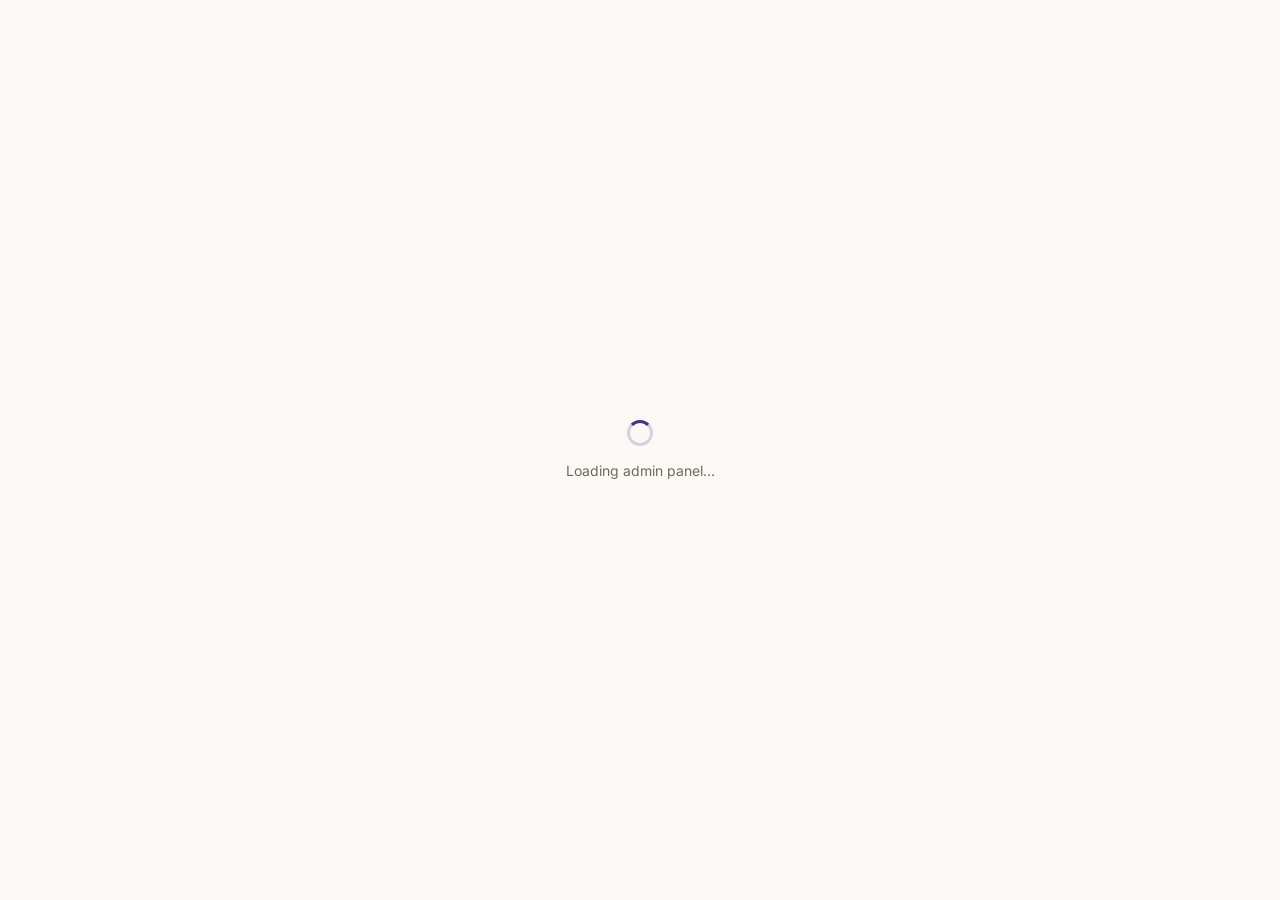
<file: admin/index.html>
<!DOCTYPE html>
<html lang="en">
<head>
<meta charset="UTF-8">
<meta name="viewport" content="width=device-width, initial-scale=1.0">
<title>Kroma Vance — Admin</title>
<meta name="robots" content="noindex, nofollow">
<link rel="icon" type="image/png" href="../assets/img/favicon.png">
<link rel="preconnect" href="https://fonts.googleapis.com">
<link href="https://fonts.googleapis.com/css2?family=Fraunces:ital,opsz,wght@0,9..144,400;0,9..144,500;0,9..144,600;0,9..144,700;1,9..144,500&family=Inter:wght@400;500;600;700&family=Space+Grotesk:wght@500;600&display=swap" rel="stylesheet">
<style>
  :root{
    --paper:#FBF9F5; --paper-dim:#F3EFE7; --ink:#18140F; --muted:#716A5C;
    --line:#E6E0D3; --violet:#4B2E83; --violet-tint:#EFE9F9; --violet-deep:#33205C;
    --cta:#C08A2E; --cta-deep:#9C6E20; --card:#FFFFFF; --radius:16px;
    --danger:#B4432F; --danger-tint:#FBEAE6;
  }
  *{box-sizing:border-box; margin:0; padding:0;}
  body{background:var(--paper); color:var(--ink); font-family:'Inter',sans-serif; line-height:1.5;}
  h1,h2,h3{font-family:'Fraunces',serif; font-weight:600; letter-spacing:-.01em;}
  button{font-family:'Space Grotesk',sans-serif; cursor:pointer; border:none;}
  input,textarea{font-family:'Inter',sans-serif;}

  /* ---------- LOGIN SCREEN ---------- */
  #loginScreen{min-height:100vh; display:flex; align-items:center; justify-content:center; padding:24px;}
  .login-card{background:var(--card); border:1px solid var(--line); border-radius:20px; padding:48px 40px; max-width:380px; width:100%; text-align:center; box-shadow:0 30px 60px -30px rgba(24,20,15,.2);}
  .login-card .mark{width:52px; height:52px; border-radius:14px; margin:0 auto 22px; overflow:hidden;}
  .login-card .mark img{width:100%; height:100%; object-fit:cover;}
  .login-card h1{font-size:24px; margin-bottom:8px;}
  .login-card p{color:var(--muted); font-size:14.5px; margin-bottom:28px;}
  .btn{display:inline-flex; align-items:center; justify-content:center; gap:8px; background:var(--cta); color:#fff; font-weight:600; font-size:14.5px; padding:14px 24px; border-radius:999px; transition:all .2s ease; width:100%;}
  .btn:hover{background:var(--cta-deep); transform:translateY(-1px);}
  .btn:active{transform:scale(.98);}
  .btn.ghost{background:transparent; color:var(--ink); border:1px solid var(--line);}
  .btn.ghost:hover{background:var(--paper-dim);}
  .btn.danger{background:var(--danger);}
  .btn.danger:hover{background:#8f3624;}
  .btn.small{width:auto; padding:9px 16px; font-size:13px;}

  /* ---------- APP SHELL ---------- */
  #app{display:none; min-height:100vh; grid-template-columns:250px 1fr;}
  #app.show{display:grid;}
  .sidebar{background:var(--ink); color:#fff; padding:28px 20px; display:flex; flex-direction:column;}
  .sidebar .brand{display:flex; align-items:center; gap:10px; margin-bottom:36px;}
  .sidebar .brand .mark{width:32px; height:32px; border-radius:8px; overflow:hidden; flex-shrink:0;}
  .sidebar .brand .mark img{width:100%; height:100%; object-fit:cover;}
  .sidebar .brand span{font-family:'Fraunces',serif; font-weight:600; font-size:16px;}
  .nav-item{display:flex; align-items:center; gap:12px; padding:12px 14px; border-radius:10px; color:#C9C2B8; font-size:14.5px; font-weight:500; cursor:pointer; transition:all .15s ease; margin-bottom:4px;}
  .nav-item:hover{background:rgba(255,255,255,.06); color:#fff;}
  .nav-item.active{background:var(--cta); color:#fff;}
  .nav-item .dot{width:6px; height:6px; border-radius:50%; background:currentColor; opacity:.5; flex-shrink:0;}
  .sidebar-foot{margin-top:auto; padding-top:20px; border-top:1px solid rgba(255,255,255,.1);}
  .sidebar-foot .who{font-size:12.5px; color:#9B9384; margin-bottom:12px; word-break:break-all;}

  .main{padding:40px 48px; overflow-y:auto; max-height:100vh;}
  .main-head{display:flex; justify-content:space-between; align-items:flex-start; margin-bottom:32px; gap:20px; flex-wrap:wrap;}
  .main-head h2{font-size:26px;}
  .main-head p{color:var(--muted); font-size:14px; margin-top:4px;}

  .card{background:var(--card); border:1px solid var(--line); border-radius:var(--radius); padding:28px 30px; margin-bottom:20px;}
  .card h3{font-size:16px; margin-bottom:18px; padding-bottom:14px; border-bottom:1px solid var(--paper-dim);}
  .field{margin-bottom:18px;}
  .field:last-child{margin-bottom:0;}
  .field label{display:block; font-family:'Space Grotesk',sans-serif; font-size:11px; letter-spacing:.07em; text-transform:uppercase; color:var(--muted); font-weight:600; margin-bottom:7px;}
  .field input, .field textarea{
    width:100%; border:1px solid var(--line); border-radius:10px; padding:11px 13px;
    font-size:14.5px; color:var(--ink); background:var(--paper); transition:border-color .15s ease, box-shadow .15s ease;
  }
  .field input:focus, .field textarea:focus{outline:none; border-color:var(--cta); box-shadow:0 0 0 3px rgba(192,138,46,.13);}
  .field textarea{resize:vertical; min-height:80px;}
  .field select{width:100%; border:1px solid var(--line); border-radius:10px; padding:11px 13px; font-size:14.5px; color:var(--ink); background:var(--paper); font-family:'Inter',sans-serif;}
  .field select:focus{outline:none; border-color:var(--cta); box-shadow:0 0 0 3px rgba(192,138,46,.13);}
  .grid-2{display:grid; grid-template-columns:1fr 1fr; gap:18px;}

  .save-bar{position:sticky; bottom:0; background:var(--paper); padding:16px 0 4px; display:flex; align-items:center; gap:14px; border-top:1px solid var(--line); margin-top:8px;}
  .save-bar .btn{width:auto; padding:13px 28px;}
  .save-status{font-size:13px; color:var(--muted);}
  .save-status.ok{color:#3E7D4E;}
  .save-status.err{color:var(--danger);}

  .item-card{border:1px solid var(--line); border-radius:14px; padding:20px 22px; margin-bottom:14px; background:var(--card);}
  .item-card-head{display:flex; justify-content:space-between; align-items:center; margin-bottom:14px;}
  .item-card-head .idx{font-family:'Fraunces',serif; color:var(--cta); font-size:13px;}
  .icon-btn{width:30px; height:30px; border-radius:8px; display:flex; align-items:center; justify-content:center; background:var(--paper-dim); color:var(--muted); transition:all .15s ease; font-size:16px;}
  .icon-btn:hover{background:var(--danger-tint); color:var(--danger);}
  .thumb-row{display:flex; align-items:center; gap:14px; margin-bottom:14px;}
  .thumb-row img{width:64px; height:64px; object-fit:cover; border-radius:10px; border:1px solid var(--line); background:var(--paper-dim);}
  .thumb-row .file-btn{font-size:13px; color:var(--violet); font-weight:600; cursor:pointer;}
  .thumb-row input[type=file]{display:none;}
  .feature-row{display:flex; gap:8px; margin-bottom:8px;}
  .feature-row input{flex:1;}
  .add-row-btn{font-size:13px; color:var(--violet); font-weight:600; margin-top:6px; cursor:pointer;}
  .toggle-row{display:flex; align-items:center; gap:10px; margin-bottom:16px;}
  .toggle-row input{width:auto;}

  .img-slot{display:flex; gap:24px; align-items:flex-start;}
  .img-preview{flex-shrink:0; border:1px solid var(--line); border-radius:12px; overflow:hidden; background:var(--paper-dim);}
  .img-preview img{display:block; width:100%; height:100%; object-fit:cover;}
  .img-preview.sq{width:112px; height:112px;}
  .img-preview.port{width:112px; height:140px;}
  .img-info{flex:1; min-width:0;}
  .spec{display:inline-block; background:var(--violet-tint); color:var(--violet-deep); font-size:13px; padding:6px 12px; border-radius:8px; margin-bottom:10px; font-weight:500;}
  .hint{font-size:13.5px; color:var(--muted); margin-bottom:14px; line-height:1.55;}
  .upload-row{display:flex; align-items:center; gap:14px; flex-wrap:wrap;}
  .upload-btn{cursor:pointer;}
  .upload-btn input{display:none;}
  .empty-note{font-size:13.5px; color:var(--muted); text-align:center; padding:30px 0;}
  .spinner{width:16px; height:16px; border:2px solid rgba(255,255,255,.4); border-top-color:#fff; border-radius:50%; animation:spin .7s linear infinite;}
  @keyframes spin{to{transform:rotate(360deg);}}
  .loading-veil{position:fixed; inset:0; background:var(--paper); display:flex; align-items:center; justify-content:center; z-index:99; flex-direction:column; gap:14px;}
  .loading-veil .spinner{border-color:rgba(75,46,131,.2); border-top-color:var(--violet); width:26px; height:26px; border-width:3px;}
  .loading-veil p{color:var(--muted); font-size:14px;}

  @media (max-width:820px){
    .img-slot{flex-direction:column;}
    #app.show{display:flex; flex-direction:column;}
    .sidebar{flex-direction:row; align-items:center; padding:16px 20px; overflow-x:auto;}
    .sidebar .brand{margin-bottom:0; margin-right:16px;}
    .sidebar-foot{display:none;}
    .nav-item{white-space:nowrap;}
    .main{padding:24px 20px;}
    .grid-2{grid-template-columns:1fr;}
  }
</style>
</head>
<body>

<div class="loading-veil" id="loadingVeil">
  <div class="spinner"></div>
  <p>Loading admin panel&hellip;</p>
</div>

<div id="loginScreen" style="display:none;">
  <div class="login-card">
    <div class="mark"><img src="../assets/img/header-logo.png" alt="Kroma Vance"></div>
    <h1>Kroma Vance Admin</h1>
    <p>Sign in to edit your website's text, portfolio, and pricing — no code required.</p>
    <button class="btn" id="loginBtn">Sign In</button>
    <p style="margin-top:16px; font-size:12.5px;">Don't have an invite yet? Ask your developer to send one.</p>
  </div>
</div>

<div id="app">
  <div class="sidebar">
    <div class="brand">
      <div class="mark"><img src="../assets/img/header-logo.png" alt="Kroma Vance"></div>
      <span>Admin</span>
    </div>
    <div class="nav-item active" data-panel="settings"><span class="dot"></span> Site Settings</div>
    <div class="nav-item" data-panel="images"><span class="dot"></span> Branding &amp; Images</div>
    <div class="nav-item" data-panel="portfolio"><span class="dot"></span> Portfolio</div>
    <div class="nav-item" data-panel="pricing"><span class="dot"></span> Pricing</div>
    <div class="nav-item" data-panel="reviews"><span class="dot"></span> Reviews</div>
    <div class="sidebar-foot">
      <div class="who" id="whoAmI">&nbsp;</div>
      <button class="btn ghost small" id="viewSiteBtn" style="width:100%; margin-bottom:8px; color:#fff; border-color:rgba(255,255,255,.2);">View Live Site</button>
      <button class="btn ghost small" id="logoutBtn" style="width:100%; color:#fff; border-color:rgba(255,255,255,.2);">Log Out</button>
    </div>
  </div>

  <div class="main">

    <div class="panel" id="panel-settings">
      <div class="main-head">
        <div>
          <h2>Site Settings</h2>
          <p>Hero, About, footer, and contact links.</p>
        </div>
      </div>

      <div class="card">
        <h3>Hero Section</h3>
        <div class="field"><label>Eyebrow (small line above headline)</label><input type="text" data-key="hero_eyebrow"></div>
        <div class="field"><label>Headline</label><input type="text" data-key="hero_title"></div>
        <div class="field"><label>Subtitle</label><textarea data-key="hero_lead"></textarea></div>
        <div class="grid-2">
          <div class="field"><label>Badge — Stat</label><input type="text" data-key="hero_badge_stat"></div>
          <div class="field"><label>Badge — Line 2</label><input type="text" data-key="hero_badge_line2"></div>
        </div>
        <div class="field"><label>Badge — Line 1</label><input type="text" data-key="hero_badge_line1"></div>
        <div class="grid-2">
          <div class="field"><label>Primary Button Text</label><input type="text" data-key="hero_cta_primary"></div>
          <div class="field"><label>Secondary Button Text</label><input type="text" data-key="hero_cta_secondary"></div>
        </div>
      </div>

      <div class="card">
        <h3>About Section</h3>
        <div class="grid-2">
          <div class="field"><label>Eyebrow</label><input type="text" data-key="about_eyebrow"></div>
          <div class="field"><label>Title</label><input type="text" data-key="about_title"></div>
        </div>
        <div class="field"><label>Paragraph 1</label><textarea data-key="about_paragraph_1"></textarea></div>
        <div class="field"><label>Paragraph 2</label><textarea data-key="about_paragraph_2"></textarea></div>
      </div>

      <div class="card">
        <h3>Contact &amp; Social</h3>
        <div class="grid-2">
          <div class="field"><label>Email</label><input type="text" data-key="contact_email"></div>
          <div class="field"><label>Phone (with country code)</label><input type="text" data-key="contact_phone"></div>
        </div>
        <div class="field"><label>WhatsApp Number (digits only)</label><input type="text" data-key="whatsapp_number"></div>
        <div class="grid-2">
          <div class="field"><label>Instagram URL</label><input type="text" data-key="social_instagram"></div>
          <div class="field"><label>Facebook URL</label><input type="text" data-key="social_facebook"></div>
        </div>
        <div class="grid-2">
          <div class="field"><label>TikTok URL</label><input type="text" data-key="social_tiktok"></div>
          <div class="field"><label>YouTube URL</label><input type="text" data-key="social_youtube"></div>
        </div>
      </div>

      <div class="card">
        <h3>Footer Tagline</h3>
        <div class="field"><textarea data-key="footer_tagline"></textarea></div>
      </div>

      <div class="save-bar">
        <button class="btn" style="width:auto;" id="saveSettingsBtn">Save Changes</button>
        <span class="save-status" id="settingsStatus"></span>
      </div>
    </div>

    <div class="panel" id="panel-images" style="display:none;">
      <div class="main-head">
        <div>
          <h2>Branding &amp; Images</h2>
          <p>Replace your favicon, logo, and main photos. Whatever you upload is automatically cropped and resized to the exact size each spot needs — but starting with the recommended size gives the best quality.</p>
        </div>
      </div>
      <div class="card">
        <h3>Favicon (browser tab icon)</h3>
        <div class="img-slot">
          <div class="img-preview sq"><img id="prev-favicon" src="../assets/img/favicon.png" alt=""></div>
          <div class="img-info">
            <div class="spec">Required size: 512 × 512 px · square · PNG</div>
            <p class="hint">Use a simple logo mark with a little breathing room around it — it shows very small (16–32 px) in the browser tab. A transparent background is fine. Browsers cache favicons, so the old one can linger for a while after you change it.</p>
            <div class="upload-row">
              <label class="btn small upload-btn">Choose new image<input type="file" accept="image/png,image/jpeg,image/webp" data-slot="favicon"></label>
              <span class="save-status" id="status-favicon"></span>
            </div>
          </div>
        </div>
      </div>
      <div class="card">
        <h3>Header Logo (top-left of the website)</h3>
        <div class="img-slot">
          <div class="img-preview sq"><img id="prev-logo" src="../assets/img/header-logo.png" alt=""></div>
          <div class="img-info">
            <div class="spec">Required size: 256 × 256 px · square · PNG</div>
            <p class="hint">The small icon next to “KROMA VANCE” in the top menu. Tip: upload the same image as your favicon so they match.</p>
            <div class="upload-row">
              <label class="btn small upload-btn">Choose new image<input type="file" accept="image/png,image/jpeg,image/webp" data-slot="logo"></label>
              <span class="save-status" id="status-logo"></span>
            </div>
          </div>
        </div>
      </div>
      <div class="card">
        <h3>Hero Image (top of homepage)</h3>
        <div class="img-slot">
          <div class="img-preview port"><img id="prev-hero" src="../assets/img/hero.jpg" alt=""></div>
          <div class="img-info">
            <div class="spec">Required size: 1200 × 1500 px · portrait 4:5 · JPG</div>
            <p class="hint">A tall (portrait) picture. Wide/landscape images get cropped from the sides, so keep the important part in the centre.</p>
            <div class="upload-row">
              <label class="btn small upload-btn">Choose new image<input type="file" accept="image/png,image/jpeg,image/webp" data-slot="hero"></label>
              <span class="save-status" id="status-hero"></span>
            </div>
          </div>
        </div>
      </div>
      <div class="card">
        <h3>About Photo (your picture)</h3>
        <div class="img-slot">
          <div class="img-preview sq"><img id="prev-about" src="../assets/img/about.jpg" alt=""></div>
          <div class="img-info">
            <div class="spec">Required size: 1000 × 1000 px · square 1:1 · JPG</div>
            <p class="hint">A square photo. Portrait photos get cropped top and bottom, so leave some space above your head and keep your face near the centre.</p>
            <div class="upload-row">
              <label class="btn small upload-btn">Choose new image<input type="file" accept="image/png,image/jpeg,image/webp" data-slot="about"></label>
              <span class="save-status" id="status-about"></span>
            </div>
          </div>
        </div>
      </div>
      <div class="card">
        <h3>Image Descriptions (for Google &amp; accessibility)</h3>
        <div class="field"><label>Hero image — describe what's in it</label><input type="text" data-key="hero_image_alt"></div>
        <div class="field"><label>About photo — describe what's in it</label><input type="text" data-key="about_image_alt"></div>
      </div>
      <div class="save-bar">
        <button class="btn" style="width:auto;" id="saveImagesAltBtn">Save Descriptions</button>
        <span class="save-status" id="imagesStatus"></span>
      </div>
    </div>

    <div class="panel" id="panel-portfolio" style="display:none;">
      <div class="main-head">
        <div>
          <h2>Portfolio</h2>
          <p>Add, edit, remove, or reorder the project cards shown on your homepage.</p>
        </div>
        <button class="btn small" style="width:auto;" id="addProjectBtn">+ Add Project</button>
      </div>
      <div id="portfolioList"></div>
      <div class="save-bar">
        <button class="btn" style="width:auto;" id="savePortfolioBtn">Save Changes</button>
        <span class="save-status" id="portfolioStatus"></span>
      </div>
    </div>

    <div class="panel" id="panel-reviews" style="display:none;">
      <div class="main-head">
        <div>
          <h2>Reviews</h2>
          <p>Show real client reviews on your website. When a client sends a review through the form, copy it from the email you receive and add it here. Only add reviews from real clients. The Reviews section on the site stays hidden until you add the first one.</p>
        </div>
        <button class="btn small" style="width:auto;" id="addReviewBtn">+ Add Review</button>
      </div>
      <div id="reviewsList"></div>
      <div class="save-bar">
        <button class="btn" style="width:auto;" id="saveReviewsBtn">Save Changes</button>
        <span class="save-status" id="reviewsStatus"></span>
      </div>
    </div>

    <div class="panel" id="panel-pricing" style="display:none;">
      <div class="main-head">
        <div>
          <h2>Pricing</h2>
          <p>Your pricing section heading and the three package tiers.</p>
        </div>
      </div>
      <div class="card">
        <h3>Section Text</h3>
        <div class="grid-2">
          <div class="field"><label>Eyebrow</label><input type="text" data-key="section_eyebrow"></div>
          <div class="field"><label>Title</label><input type="text" data-key="section_title"></div>
        </div>
        <div class="field"><label>Intro</label><textarea data-key="section_intro"></textarea></div>
      </div>
      <div id="pricingList"></div>
      <button class="btn small ghost" style="width:auto;" id="addTierBtn">+ Add Tier</button>
      <div class="save-bar">
        <button class="btn" style="width:auto;" id="savePricingBtn">Save Changes</button>
        <span class="save-status" id="pricingStatus"></span>
      </div>
    </div>

  </div>
</div>

<script src="https://identity.netlify.com/v1/netlify-identity-widget.js"></script>
<script>
(function(){
  const GATEWAY = window.location.origin + '/.netlify/git/github/contents/';
  const BRANCH = 'main';
  let currentUser = null;
  let shaCache = {};

  const loadingVeil = document.getElementById('loadingVeil');
  const loginScreen = document.getElementById('loginScreen');
  const app = document.getElementById('app');

  function showLogin(){
    loadingVeil.style.display = 'none';
    loginScreen.style.display = 'flex';
    app.classList.remove('show');
  }
  function showApp(user){
    currentUser = user;
    document.getElementById('whoAmI').textContent = user.email || '';
    loadingVeil.style.display = 'none';
    loginScreen.style.display = 'none';
    app.classList.add('show');
    document.querySelectorAll('img[id^="prev-"]').forEach(im => { im.src = im.getAttribute('src').split('?')[0] + '?v=' + Date.now(); });
    initPanels();
  }

  netlifyIdentity.on('init', user => { if (user) showApp(user); else showLogin(); });
  netlifyIdentity.on('login', user => { netlifyIdentity.close(); showApp(user); });
  netlifyIdentity.on('logout', () => showLogin());
  netlifyIdentity.init();

  document.getElementById('loginBtn').addEventListener('click', () => netlifyIdentity.open('login'));
  document.getElementById('logoutBtn').addEventListener('click', () => netlifyIdentity.logout());
  document.getElementById('viewSiteBtn').addEventListener('click', () => window.open('/', '_blank'));

  async function authHeader(){
    const token = await currentUser.jwt();
    return { 'Authorization': 'Bearer ' + token };
  }

  async function getFile(path){
    const res = await fetch(GATEWAY + path + '?ref=' + BRANCH, { headers: await authHeader() });
    if (!res.ok) throw new Error('Could not load ' + path + ' (' + res.status + ')');
    const data = await res.json();
    shaCache[path] = data.sha;
    const json = JSON.parse(decodeURIComponent(escape(atob(data.content.replace(/\n/g, '')))));
    return json;
  }

  async function putFile(path, obj, message, isBinaryBase64){
    const headers = Object.assign({ 'Content-Type': 'application/json' }, await authHeader());
    const content = isBinaryBase64 ? obj : btoa(unescape(encodeURIComponent(JSON.stringify(obj, null, 2))));
    const body = { message: message, content: content, branch: BRANCH };
    if (shaCache[path]) body.sha = shaCache[path];
    const res = await fetch(GATEWAY + path, { method: 'PUT', headers, body: JSON.stringify(body) });
    if (!res.ok) {
      const t = await res.text();
      throw new Error('Save failed (' + res.status + '): ' + t.slice(0,200));
    }
    const data = await res.json();
    if (data.content) shaCache[path] = data.content.sha;
    return data;
  }

  function setStatus(id, msg, cls){
    const el = document.getElementById(id);
    el.textContent = msg;
    el.className = 'save-status' + (cls ? ' ' + cls : '');
    if (cls === 'ok') setTimeout(() => { el.textContent = ''; }, 3000);
  }

  document.querySelectorAll('.nav-item').forEach(item => {
    item.addEventListener('click', () => {
      document.querySelectorAll('.nav-item').forEach(i => i.classList.remove('active'));
      item.classList.add('active');
      document.querySelectorAll('.panel').forEach(p => p.style.display = 'none');
      document.getElementById('panel-' + item.dataset.panel).style.display = 'block';
    });
  });

  let settingsData = null, portfolioData = null, pricingData = null, reviewsData = null;
  let panelsInitialized = false;

  async function initPanels(){
    if (panelsInitialized) return;
    panelsInitialized = true;
    try {
      settingsData = await getFile('content/settings.json');
      Object.keys(settingsData).forEach(key => {
        const el = document.querySelector('#panel-settings [data-key="' + key + '"], #panel-images [data-key="' + key + '"]');
        if (el) el.value = settingsData[key];
      });
    } catch(e){ setStatus('settingsStatus', e.message, 'err'); }

    try {
      portfolioData = await getFile('content/portfolio.json');
      renderPortfolio();
    } catch(e){ setStatus('portfolioStatus', e.message, 'err'); }

    try {
      pricingData = await getFile('content/pricing.json');
      Object.keys(pricingData).forEach(key => {
        if (key === 'tiers') return;
        const el = document.querySelector('#panel-pricing [data-key="' + key + '"]');
        if (el) el.value = pricingData[key];
      });
      renderPricing();
    } catch(e){ setStatus('pricingStatus', e.message, 'err'); }

    try { reviewsData = await getFile('content/reviews.json'); }
    catch(e){ reviewsData = { section_eyebrow: 'Client Reviews', section_title: 'Kind Words From Clients', items: [] }; }
    if (!Array.isArray(reviewsData.items)) reviewsData.items = [];
    renderReviewsAdmin();
  }

  document.getElementById('saveSettingsBtn').addEventListener('click', async () => {
    document.querySelectorAll('#panel-settings [data-key]').forEach(el => {
      settingsData[el.dataset.key] = el.value;
    });
    setStatus('settingsStatus', 'Saving…');
    try {
      await putFile('content/settings.json', settingsData, 'Update site settings via admin panel');
      setStatus('settingsStatus', 'Saved — live in a minute or two.', 'ok');
    } catch(e){ setStatus('settingsStatus', e.message, 'err'); }
  });

  function renderPortfolio(){
    const list = document.getElementById('portfolioList');
    if (!portfolioData.items.length){
      list.innerHTML = '<p class="empty-note">No projects yet — click "Add Project" to create one.</p>';
      return;
    }
    list.innerHTML = '';
    portfolioData.items.forEach((item, i) => {
      const card = document.createElement('div');
      card.className = 'item-card';
      card.innerHTML =
        '<div class="item-card-head"><span class="idx">Project ' + (i+1) + '</span>' +
        '<button class="icon-btn" data-remove="' + i + '" title="Remove">&times;</button></div>' +
        '<div class="thumb-row">' +
          '<img src="../' + item.image + '" alt="">' +
          '<label class="file-btn">Replace Image<input type="file" accept="image/*" data-imgfor="' + i + '"></label>' +
        '</div>' +
        '<div class="grid-2">' +
          '<div class="field"><label>Project Name</label><input type="text" value="' + escAttr(item.name) + '" data-field="name" data-i="' + i + '"></div>' +
          '<div class="field"><label>Category</label><input type="text" value="' + escAttr(item.category) + '" data-field="category" data-i="' + i + '"></div>' +
        '</div>' +
        '<div class="field"><label>Alt Text (accessibility &amp; SEO)</label><input type="text" value="' + escAttr(item.alt||'') + '" data-field="alt" data-i="' + i + '"></div>';
      list.appendChild(card);
    });

    list.querySelectorAll('[data-field]').forEach(el => {
      el.addEventListener('input', () => { portfolioData.items[+el.dataset.i][el.dataset.field] = el.value; });
    });
    list.querySelectorAll('[data-remove]').forEach(btn => {
      btn.addEventListener('click', () => { portfolioData.items.splice(+btn.dataset.remove, 1); renderPortfolio(); });
    });
    list.querySelectorAll('[data-imgfor]').forEach(input => {
      input.addEventListener('change', async (e) => {
        const i = +input.dataset.imgfor;
        const file = e.target.files[0];
        if (!file) return;
        setStatus('portfolioStatus', 'Uploading image…');
        try {
          const base64 = await fileToBase64(file);
          const ext = file.name.split('.').pop().toLowerCase();
          const fname = 'assets/img/upload-' + Date.now() + '.' + ext;
          await putFile(fname, base64, 'Upload portfolio image via admin panel', true);
          portfolioData.items[i].image = fname;
          renderPortfolio();
          setStatus('portfolioStatus', 'Image uploaded — click Save Changes to publish.', 'ok');
        } catch(err){ setStatus('portfolioStatus', err.message, 'err'); }
      });
    });
  }

  document.getElementById('addProjectBtn').addEventListener('click', () => {
    portfolioData.items.push({ name: 'New Project', category: 'Logo & Identity', image: 'assets/img/kroma-vance.jpg', alt: 'New project' });
    renderPortfolio();
  });

  document.getElementById('savePortfolioBtn').addEventListener('click', async () => {
    setStatus('portfolioStatus', 'Saving…');
    try {
      await putFile('content/portfolio.json', portfolioData, 'Update portfolio via admin panel');
      setStatus('portfolioStatus', 'Saved — live in a minute or two.', 'ok');
    } catch(e){ setStatus('portfolioStatus', e.message, 'err'); }
  });

  function renderPricing(){
    const list = document.getElementById('pricingList');
    list.innerHTML = '';
    pricingData.tiers.forEach((tier, i) => {
      const card = document.createElement('div');
      card.className = 'item-card';
      let featuresHtml = (tier.features||[]).map((f, fi) =>
        '<div class="feature-row"><input type="text" value="' + escAttr(f) + '" data-feat="' + i + ':' + fi + '">' +
        '<button class="icon-btn" data-featremove="' + i + ':' + fi + '">&times;</button></div>'
      ).join('');
      card.innerHTML =
        '<div class="item-card-head"><span class="idx">Tier ' + (i+1) + '</span>' +
        '<button class="icon-btn" data-tierremove="' + i + '" title="Remove">&times;</button></div>' +
        '<div class="grid-2">' +
          '<div class="field"><label>Badge Text</label><input type="text" value="' + escAttr(tier.badge) + '" data-tfield="badge" data-i="' + i + '"></div>' +
          '<div class="field"><label>Price</label><input type="text" value="' + escAttr(tier.amount) + '" data-tfield="amount" data-i="' + i + '"></div>' +
        '</div>' +
        '<div class="grid-2">' +
          '<div class="field"><label>Cadence</label><input type="text" value="' + escAttr(tier.cadence) + '" data-tfield="cadence" data-i="' + i + '"></div>' +
          '<div class="field"><label>Button Text</label><input type="text" value="' + escAttr(tier.cta_text) + '" data-tfield="cta_text" data-i="' + i + '"></div>' +
        '</div>' +
        '<div class="toggle-row"><input type="checkbox" data-featured="' + i + '" ' + (tier.featured ? 'checked' : '') + '> <label style="margin:0;">Highlight this tier (Most Popular)</label></div>' +
        '<label style="display:block; font-family:\'Space Grotesk\',sans-serif; font-size:11px; letter-spacing:.07em; text-transform:uppercase; color:var(--muted); font-weight:600; margin-bottom:7px;">Features</label>' +
        '<div class="feat-list" data-featlist="' + i + '">' + featuresHtml + '</div>' +
        '<div class="add-row-btn" data-addfeat="' + i + '">+ Add Feature</div>';
      list.appendChild(card);
    });

    list.querySelectorAll('[data-tfield]').forEach(el => {
      el.addEventListener('input', () => { pricingData.tiers[+el.dataset.i][el.dataset.tfield] = el.value; });
    });
    list.querySelectorAll('[data-featured]').forEach(el => {
      el.addEventListener('change', () => { pricingData.tiers[+el.dataset.featured].featured = el.checked; });
    });
    list.querySelectorAll('[data-feat]').forEach(el => {
      el.addEventListener('input', () => {
        const parts = el.dataset.feat.split(':').map(Number);
        pricingData.tiers[parts[0]].features[parts[1]] = el.value;
      });
    });
    list.querySelectorAll('[data-featremove]').forEach(btn => {
      btn.addEventListener('click', () => {
        const parts = btn.dataset.featremove.split(':').map(Number);
        pricingData.tiers[parts[0]].features.splice(parts[1], 1);
        renderPricing();
      });
    });
    list.querySelectorAll('[data-addfeat]').forEach(btn => {
      btn.addEventListener('click', () => { pricingData.tiers[+btn.dataset.addfeat].features.push('New feature'); renderPricing(); });
    });
    list.querySelectorAll('[data-tierremove]').forEach(btn => {
      btn.addEventListener('click', () => { pricingData.tiers.splice(+btn.dataset.tierremove, 1); renderPricing(); });
    });
  }

  document.getElementById('addTierBtn').addEventListener('click', () => {
    pricingData.tiers.push({ badge: 'New Tier', amount: '$0', cadence: 'one-time', featured: false, features: ['Feature one'], cta_text: 'Get Started', scope_value: 'Not sure yet' });
    renderPricing();
  });

  document.getElementById('savePricingBtn').addEventListener('click', async () => {
    document.querySelectorAll('#panel-pricing [data-key]').forEach(el => { pricingData[el.dataset.key] = el.value; });
    setStatus('pricingStatus', 'Saving…');
    try {
      await putFile('content/pricing.json', pricingData, 'Update pricing via admin panel');
      setStatus('pricingStatus', 'Saved — live in a minute or two.', 'ok');
    } catch(e){ setStatus('pricingStatus', e.message, 'err'); }
  });

  // ---- Branding & Images ----
  const IMG_SLOTS = {
    favicon: { path: 'assets/img/favicon.png',    w: 512,  h: 512,  type: 'image/png',  label: 'favicon' },
    logo:    { path: 'assets/img/header-logo.png', w: 256,  h: 256,  type: 'image/png',  label: 'header logo' },
    hero:    { path: 'assets/img/hero.jpg',        w: 1200, h: 1500, type: 'image/jpeg', q: 0.88, label: 'hero image' },
    about:   { path: 'assets/img/about.jpg',       w: 1000, h: 1000, type: 'image/jpeg', q: 0.88, label: 'about photo' }
  };

  // Centre-crops ("cover") the chosen file to the exact size the slot needs.
  function processImage(file, slot){
    return new Promise((resolve, reject) => {
      const url = URL.createObjectURL(file);
      const img = new Image();
      img.onload = () => {
        URL.revokeObjectURL(url);
        if (!img.width || !img.height) { reject(new Error('That file could not be read as an image. Try a JPG or PNG.')); return; }
        const canvas = document.createElement('canvas');
        canvas.width = slot.w; canvas.height = slot.h;
        const ctx = canvas.getContext('2d');
        if (slot.type === 'image/jpeg') { ctx.fillStyle = '#ffffff'; ctx.fillRect(0, 0, slot.w, slot.h); }
        ctx.imageSmoothingQuality = 'high';
        const scale = Math.max(slot.w / img.width, slot.h / img.height);
        const dw = img.width * scale, dh = img.height * scale;
        ctx.drawImage(img, (slot.w - dw) / 2, (slot.h - dh) / 2, dw, dh);
        resolve({ dataUrl: canvas.toDataURL(slot.type, slot.q || 0.92), upscaled: scale > 1 });
      };
      img.onerror = () => { URL.revokeObjectURL(url); reject(new Error('That file could not be read as an image. Try a JPG or PNG.')); };
      img.src = url;
    });
  }

  async function getSha(path){
    const res = await fetch(GATEWAY + path + '?ref=' + BRANCH, { headers: await authHeader() });
    if (!res.ok) return null;
    return (await res.json()).sha;
  }

  document.querySelectorAll('input[data-slot]').forEach(input => {
    input.addEventListener('change', async (e) => {
      const key = input.dataset.slot, slot = IMG_SLOTS[key], file = e.target.files[0];
      if (!file) return;
      const statusId = 'status-' + key;
      setStatus(statusId, 'Resizing…');
      try {
        const r = await processImage(file, slot);
        document.getElementById('prev-' + key).src = r.dataUrl;
        setStatus(statusId, 'Publishing…');
        const sha = await getSha(slot.path);
        if (sha) shaCache[slot.path] = sha; else delete shaCache[slot.path];
        await putFile(slot.path, r.dataUrl.split(',')[1], 'Update ' + slot.label + ' via admin panel', true);
        if (r.upscaled) setStatus(statusId, 'Published — live in a minute or two. Note: your image was smaller than recommended, so it may look slightly soft.');
        else setStatus(statusId, 'Published — live in a minute or two.', 'ok');
      } catch(err){ setStatus(statusId, err.message, 'err'); }
      input.value = '';
    });
  });

  document.getElementById('saveImagesAltBtn').addEventListener('click', async () => {
    if (!settingsData) { setStatus('imagesStatus', 'Settings are not loaded yet — refresh and try again.', 'err'); return; }
    document.querySelectorAll('#panel-images [data-key]').forEach(el => { settingsData[el.dataset.key] = el.value; });
    setStatus('imagesStatus', 'Saving…');
    try {
      await putFile('content/settings.json', settingsData, 'Update image descriptions via admin panel');
      setStatus('imagesStatus', 'Saved — live in a minute or two.', 'ok');
    } catch(e){ setStatus('imagesStatus', e.message, 'err'); }
  });

  // ---- Reviews ----
  function escText(s){ return String(s == null ? '' : s).replace(/&/g,'&amp;').replace(/</g,'&lt;'); }

  function renderReviewsAdmin(){
    const list = document.getElementById('reviewsList');
    if (!reviewsData.items.length){
      list.innerHTML = '<p class="empty-note">No reviews yet. When a real client sends you a review, click “+ Add Review” and paste it in.</p>';
      return;
    }
    list.innerHTML = '';
    reviewsData.items.forEach((r, i) => {
      const card = document.createElement('div');
      card.className = 'item-card';
      const opts = [5,4,3,2,1].map(n => '<option value="' + n + '"' + (Number(r.rating) === n ? ' selected' : '') + '>' + n + (n === 1 ? ' star' : ' stars') + '</option>').join('');
      card.innerHTML =
        '<div class="item-card-head"><span class="idx">Review ' + (i+1) + '</span>' +
        '<button class="icon-btn" data-rvremove="' + i + '" title="Remove">&times;</button></div>' +
        '<div class="grid-2">' +
          '<div class="field"><label>Client Name</label><input type="text" value="' + escAttr(r.name) + '" data-rvfield="name" data-i="' + i + '"></div>' +
          '<div class="field"><label>Role / Company (optional)</label><input type="text" value="' + escAttr(r.role) + '" data-rvfield="role" data-i="' + i + '"></div>' +
        '</div>' +
        '<div class="field"><label>Rating</label><select data-rvfield="rating" data-i="' + i + '">' + opts + '</select></div>' +
        '<div class="field"><label>Review (their words)</label><textarea data-rvfield="text" data-i="' + i + '">' + escText(r.text) + '</textarea></div>';
      list.appendChild(card);
    });
    const onEdit = (el) => {
      const v = el.dataset.rvfield === 'rating' ? parseInt(el.value, 10) : el.value;
      reviewsData.items[+el.dataset.i][el.dataset.rvfield] = v;
    };
    list.querySelectorAll('[data-rvfield]').forEach(el => {
      el.addEventListener('input', () => onEdit(el));
      el.addEventListener('change', () => onEdit(el));
    });
    list.querySelectorAll('[data-rvremove]').forEach(btn => {
      btn.addEventListener('click', () => { reviewsData.items.splice(+btn.dataset.rvremove, 1); renderReviewsAdmin(); });
    });
  }

  document.getElementById('addReviewBtn').addEventListener('click', () => {
    if (!reviewsData) return;
    reviewsData.items.unshift({ name: '', role: '', rating: 5, text: '' }); // newest first
    renderReviewsAdmin();
  });

  document.getElementById('saveReviewsBtn').addEventListener('click', async () => {
    if (!reviewsData) { setStatus('reviewsStatus', 'Reviews are not loaded yet — refresh and try again.', 'err'); return; }
    if (reviewsData.items.some(r => !String(r.name || '').trim() || !String(r.text || '').trim())){
      setStatus('reviewsStatus', 'Every review needs a client name and the review text.', 'err');
      return;
    }
    setStatus('reviewsStatus', 'Saving…');
    try {
      await putFile('content/reviews.json', reviewsData, 'Update reviews via admin panel');
      setStatus('reviewsStatus', 'Saved — live in a minute or two.', 'ok');
    } catch(e){ setStatus('reviewsStatus', e.message, 'err'); }
  });

  function escAttr(s){
    return String(s == null ? '' : s).replace(/&/g,'&amp;').replace(/"/g,'&quot;').replace(/</g,'&lt;');
  }
  function fileToBase64(file){
    return new Promise((resolve, reject) => {
      const reader = new FileReader();
      reader.onload = () => resolve(reader.result.split(',')[1]);
      reader.onerror = reject;
      reader.readAsDataURL(file);
    });
  }
})();
</script>
</body>
</html>
</file>
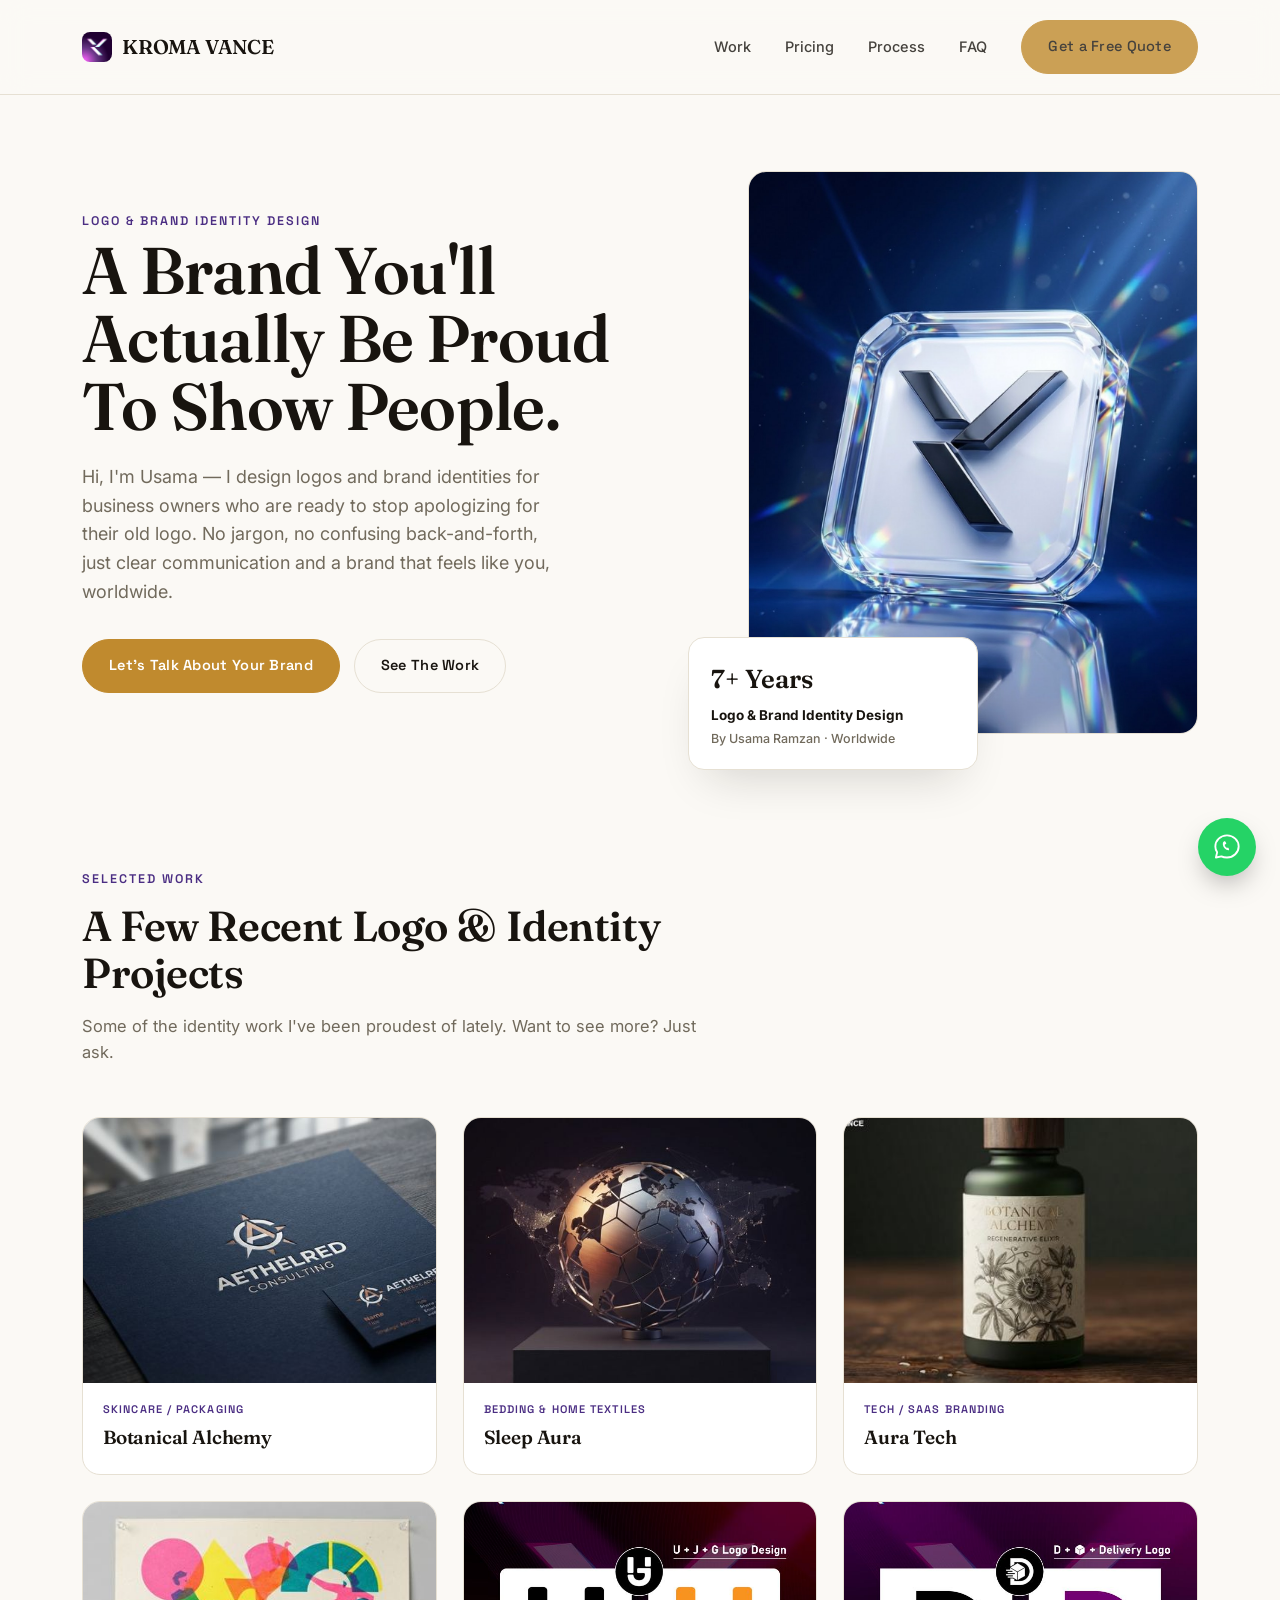
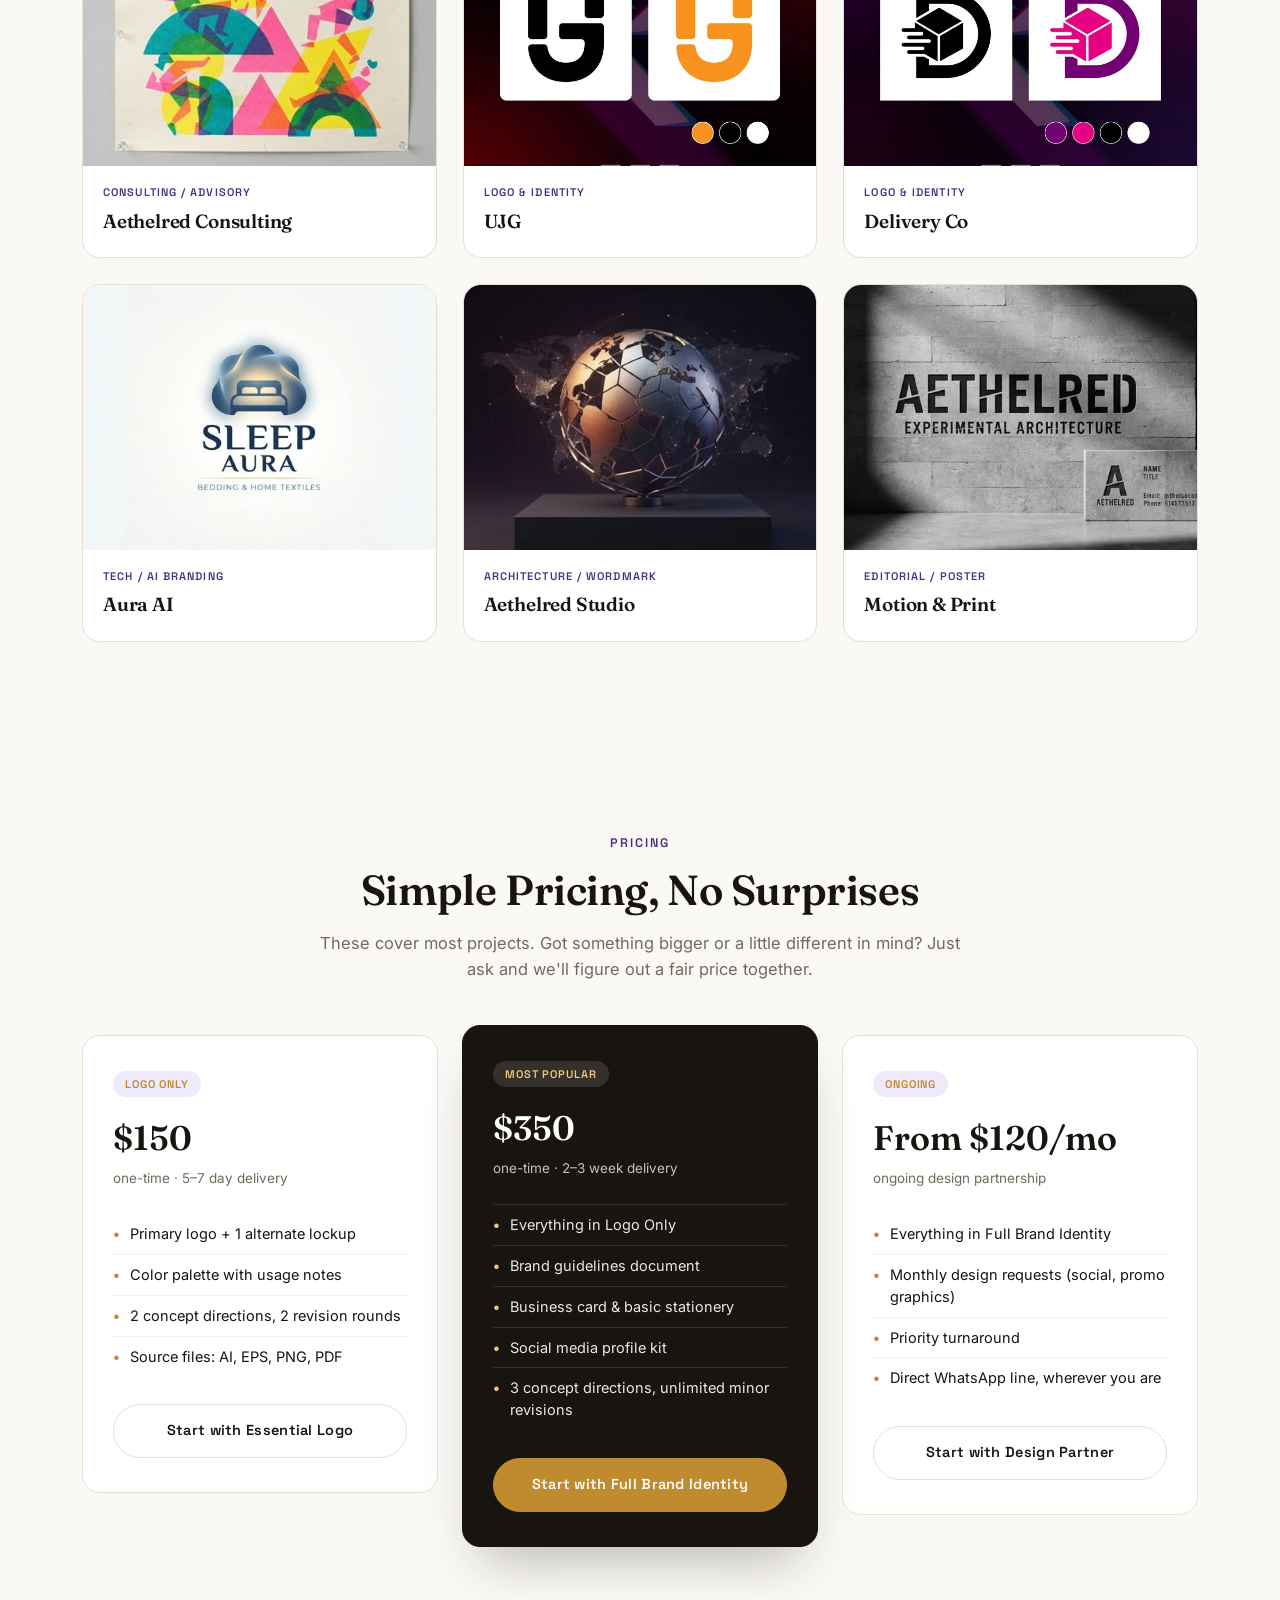
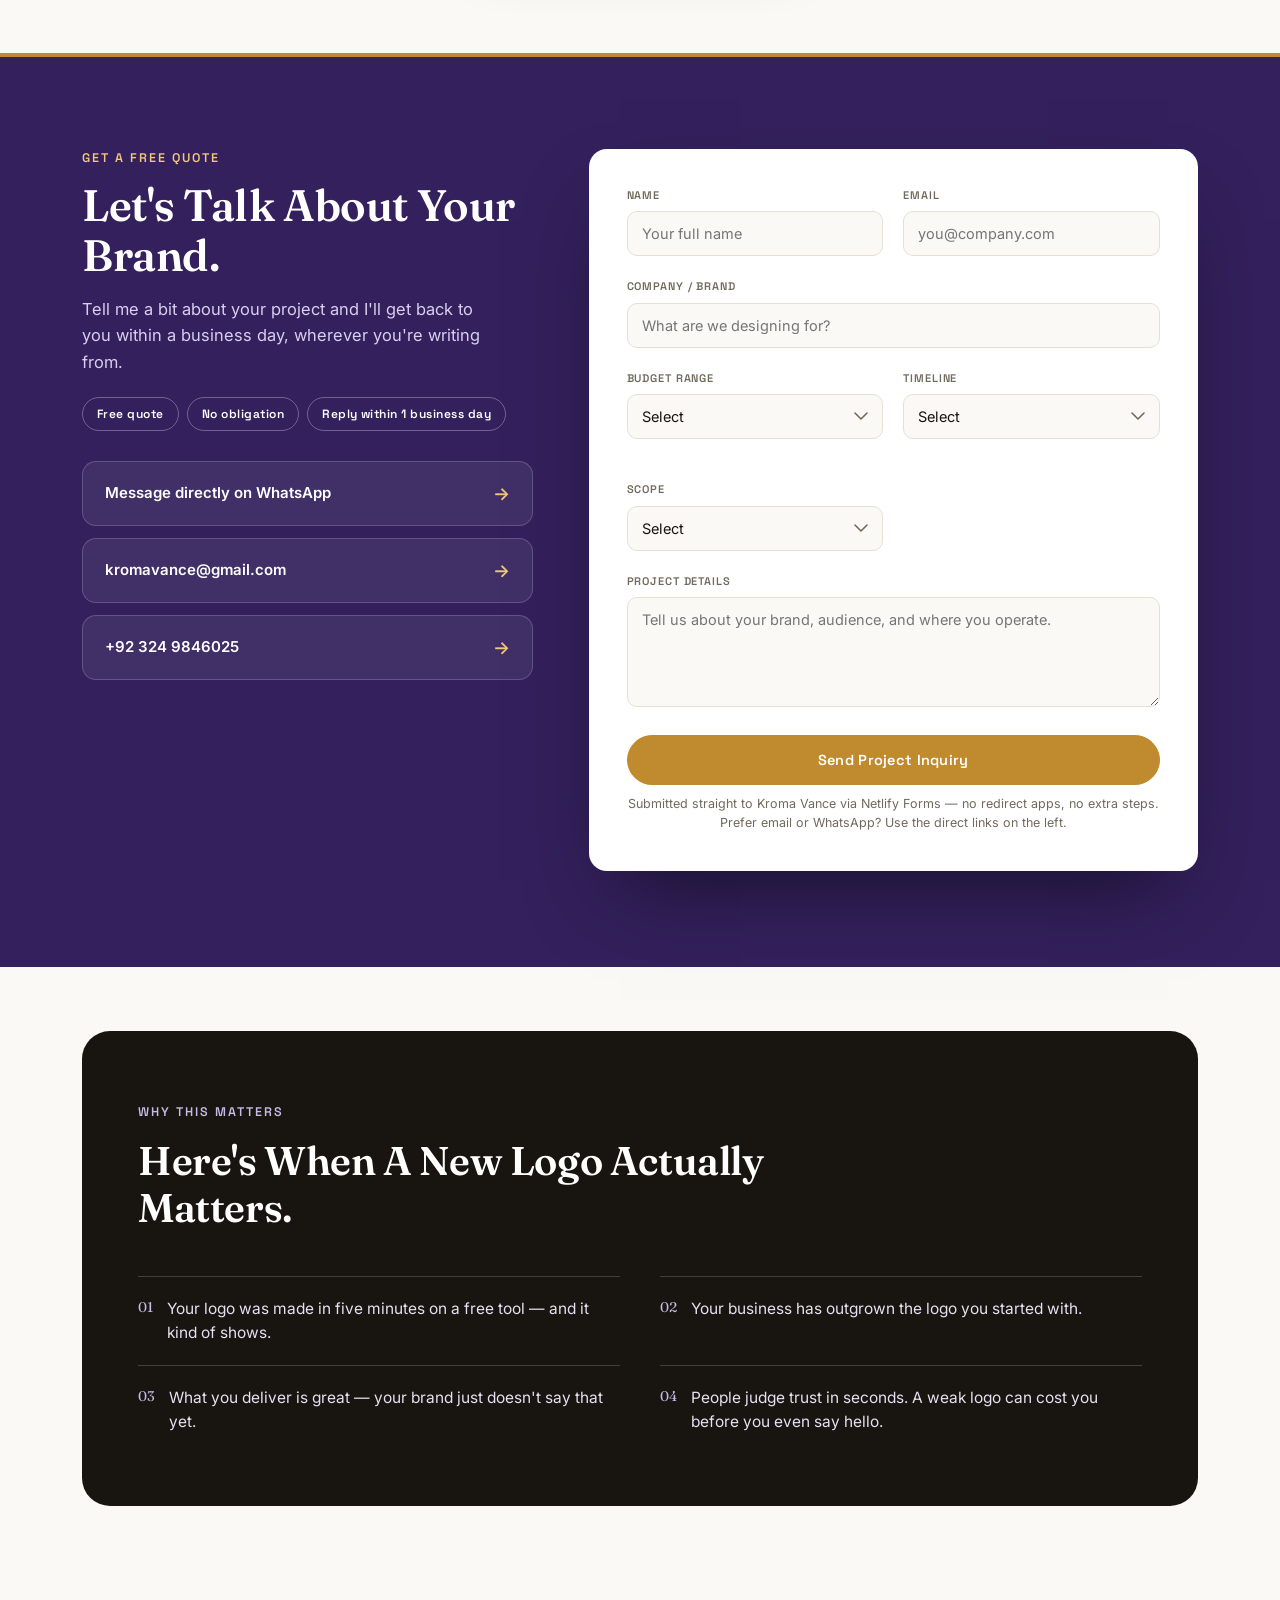
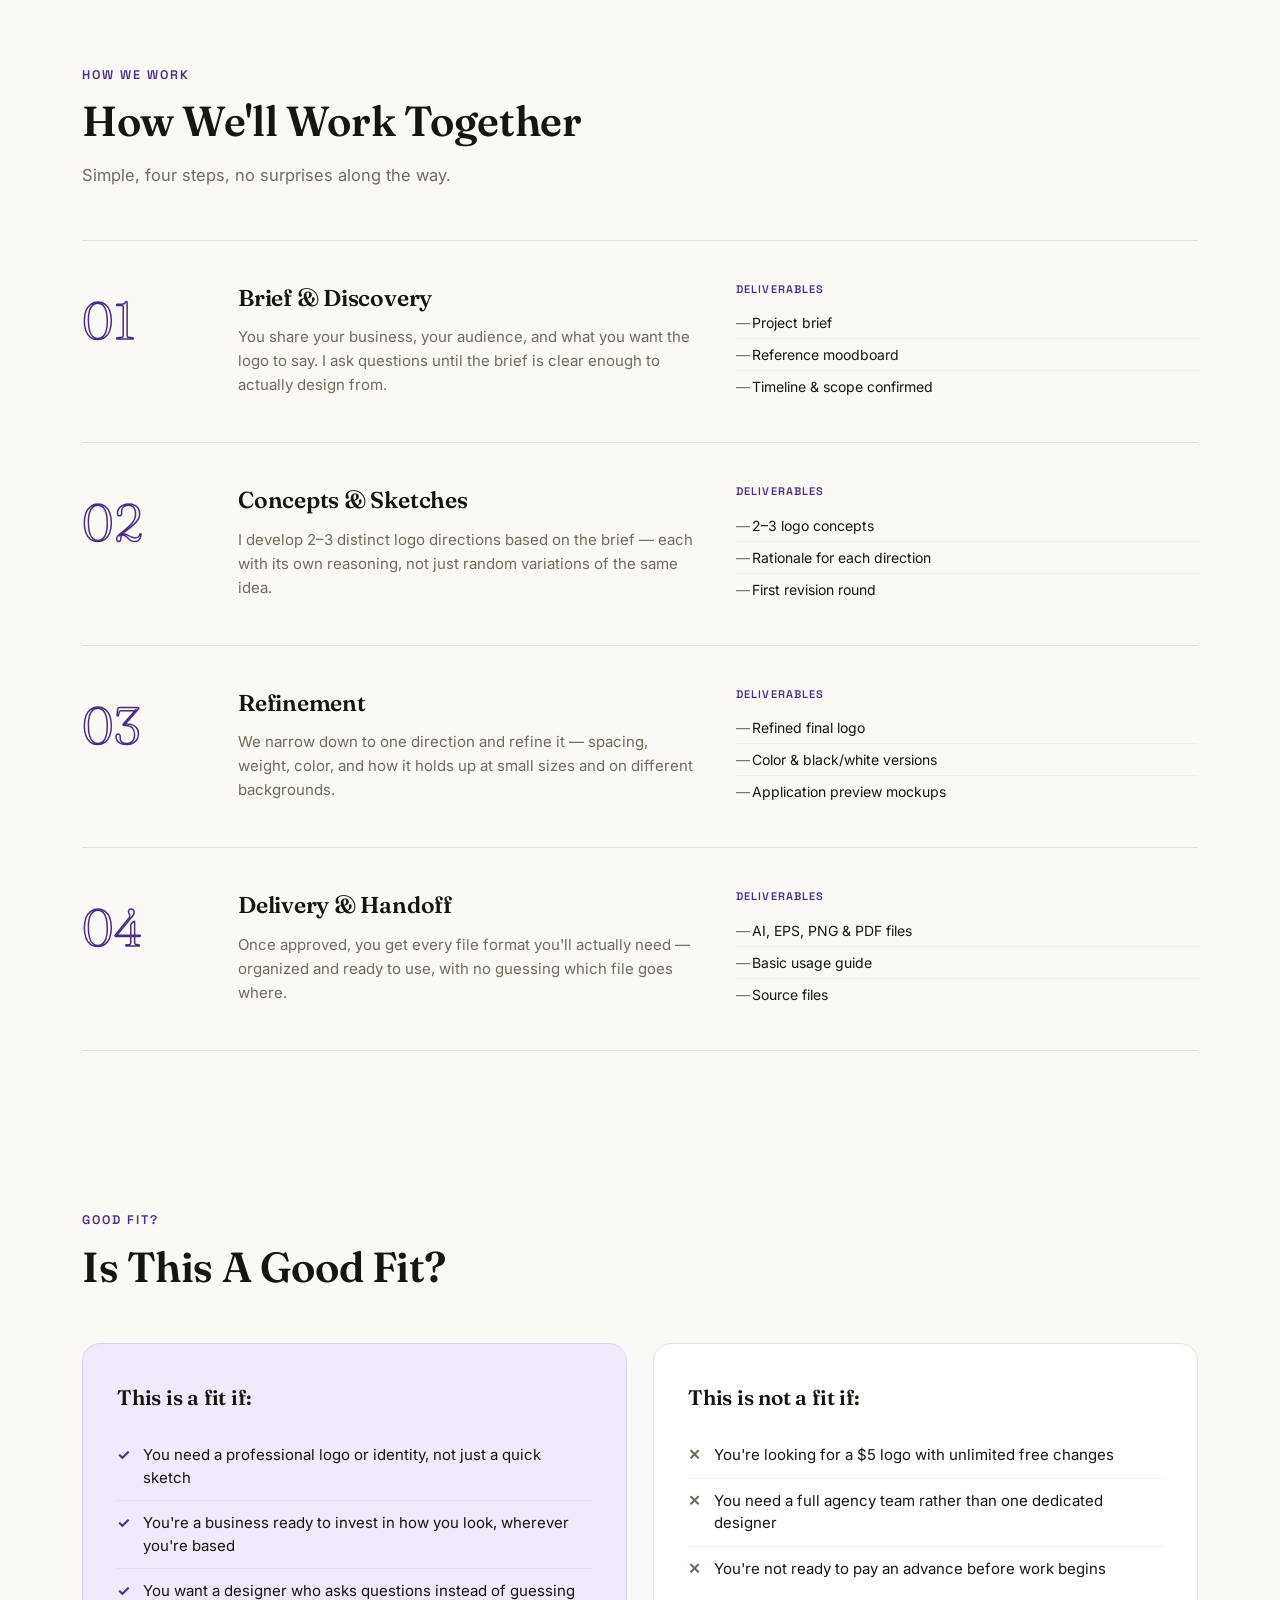
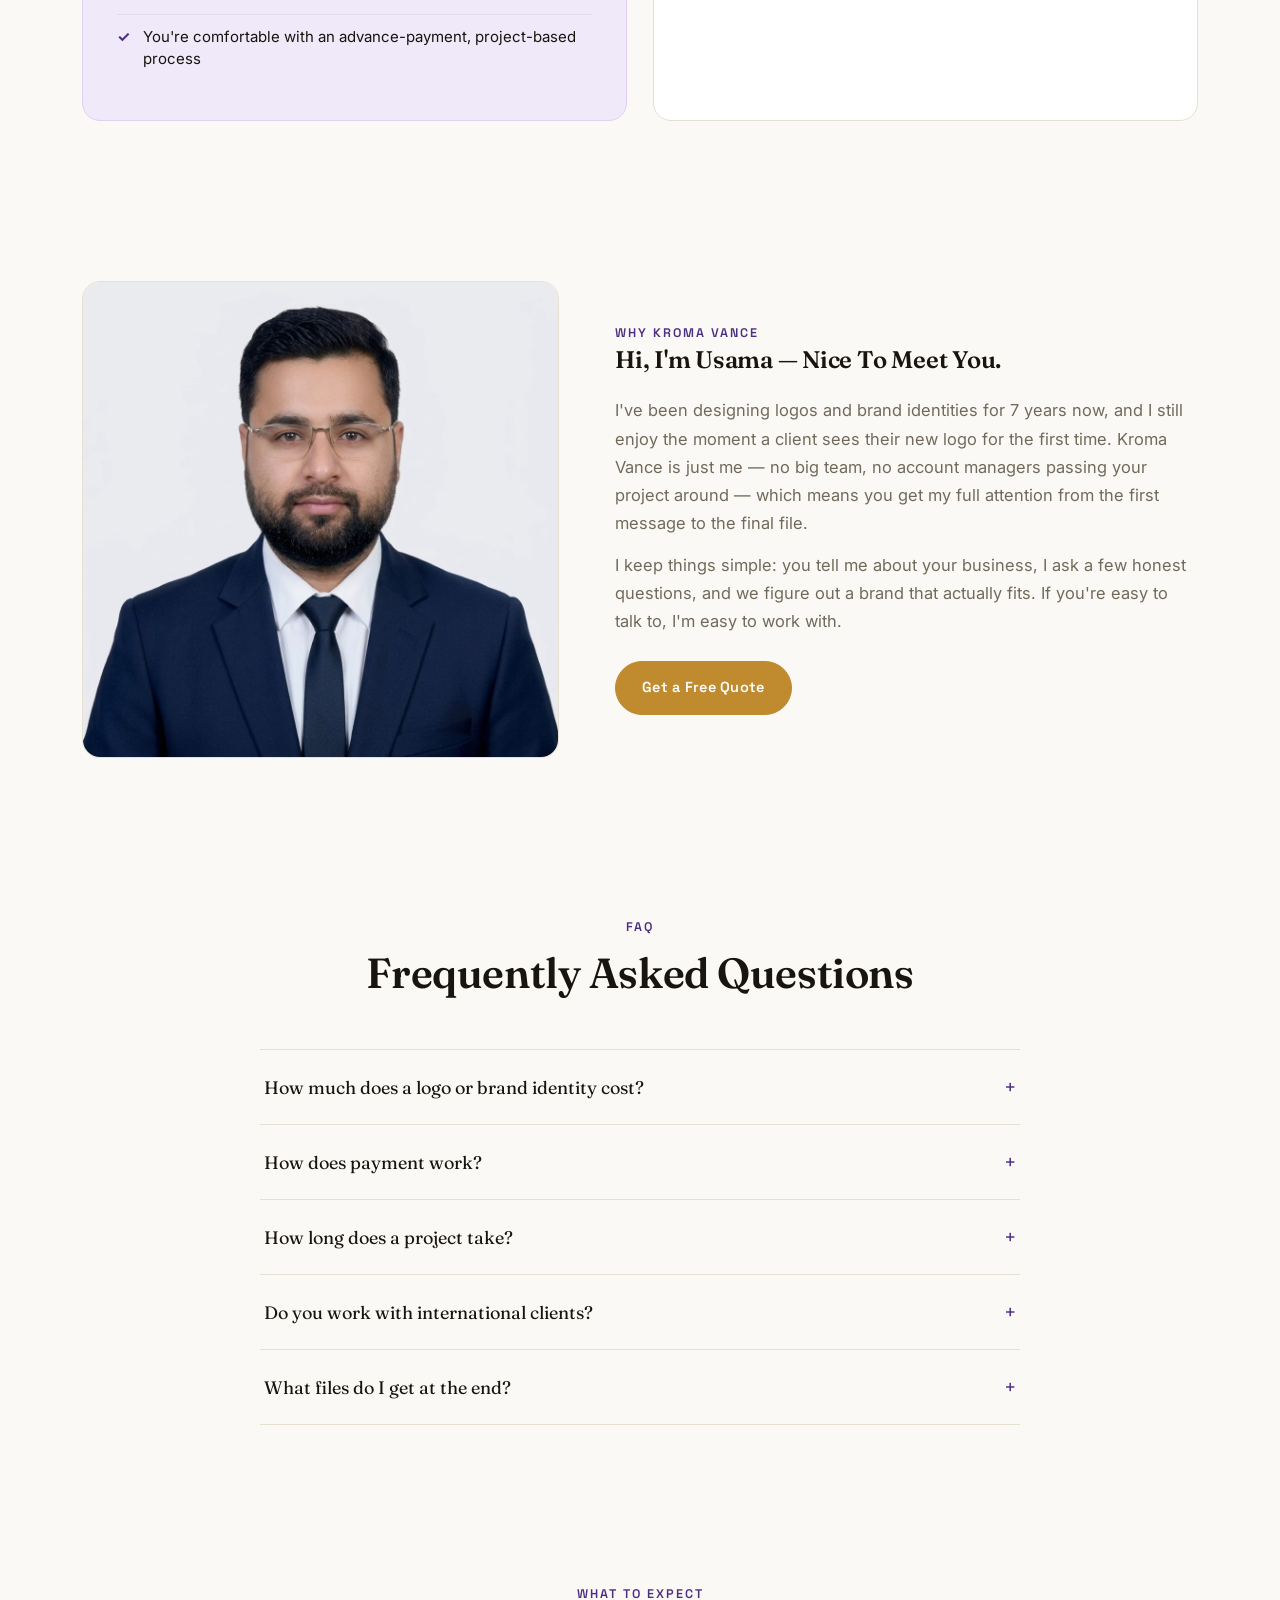
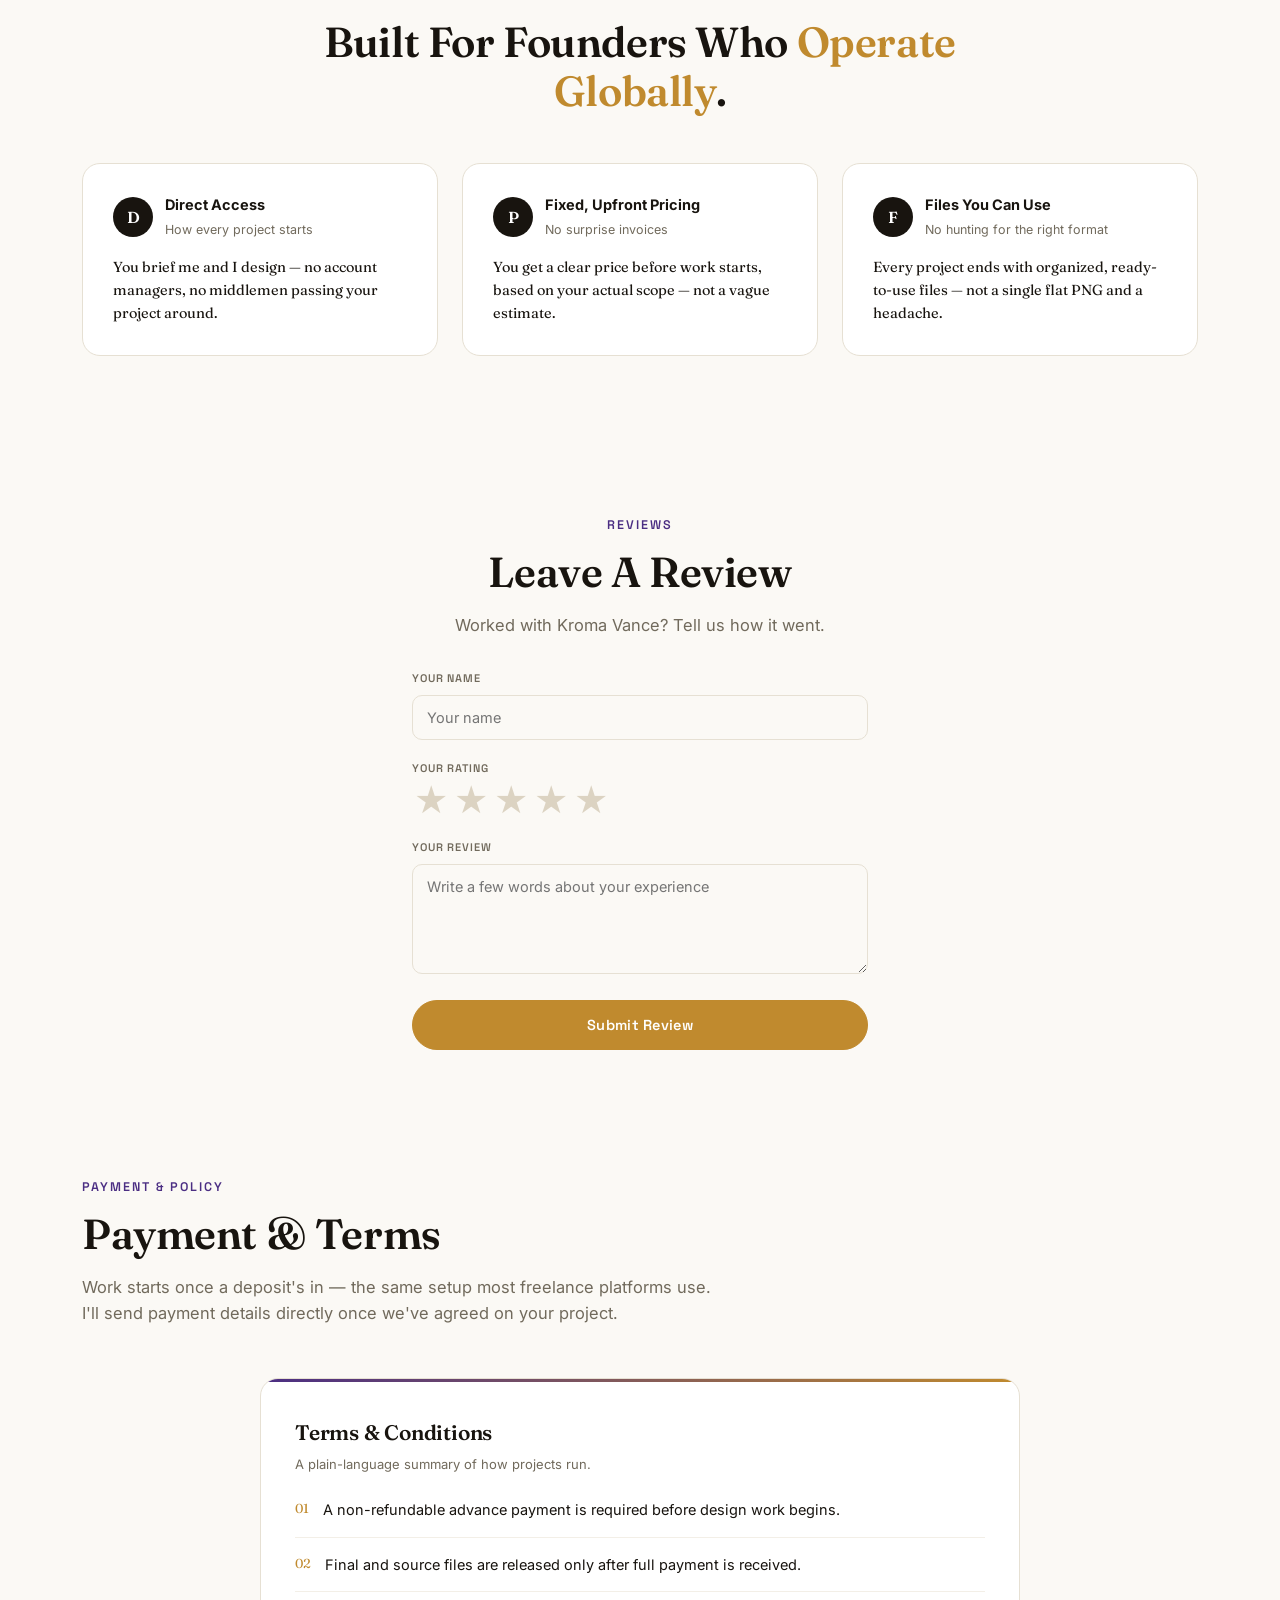
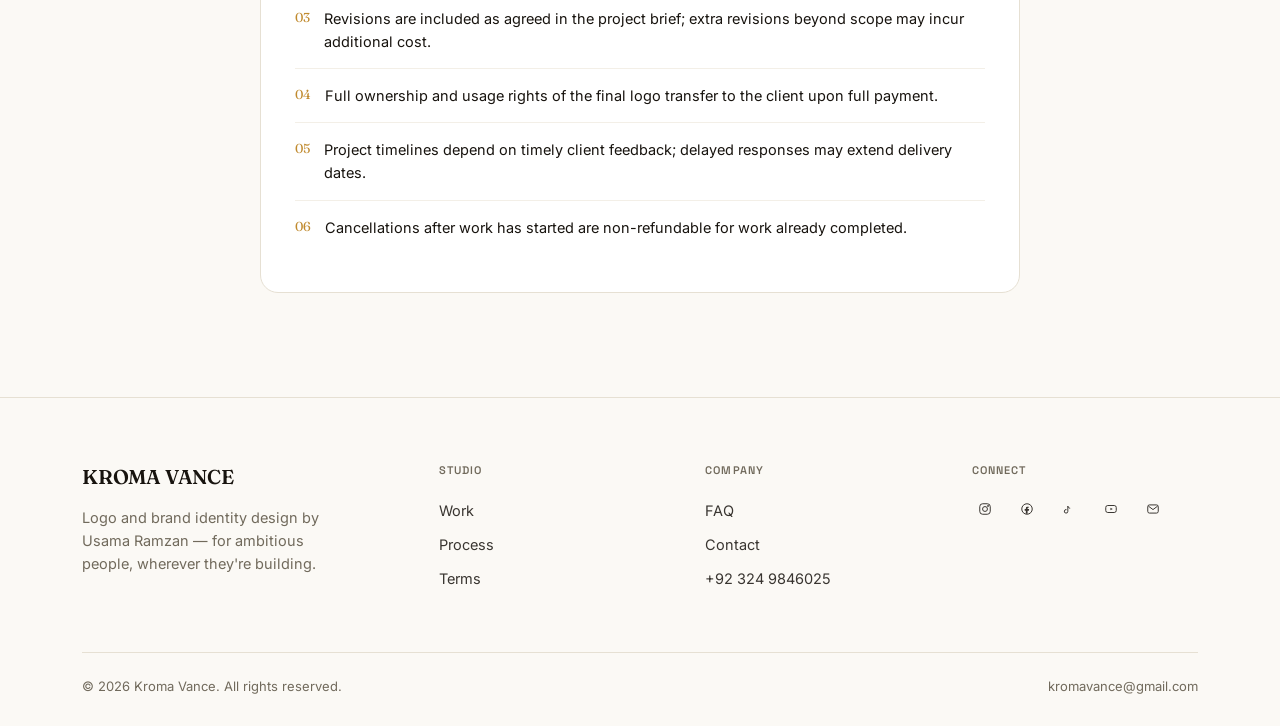
<file: index (8).html>
<!DOCTYPE html>
<html lang="en">
<head>
<meta charset="UTF-8">
<meta name="viewport" content="width=device-width, initial-scale=1.0">
<title>Kroma Vance — Elite Logo & Brand Identity Studio</title>
<meta name="description" content="Kroma Vance is an elite logo and brand identity studio crafting iconic visual identities for ambitious global visionaries and businesses worldwide.">
<meta name="robots" content="index, follow">
<meta name="google-site-verification" content="DVLW68eDYLDeDXWi9Pm4_hspouv42_Eg7B9sQmbHoxM" />
<link rel="canonical" href="https://kromavance.com/">
<link rel="icon" type="image/png" href="assets/img/favicon.png">
<link rel="apple-touch-icon" href="assets/img/favicon.png">

<!-- Open Graph -->
<meta property="og:title" content="Kroma Vance — Elite Logo & Brand Identity Studio">
<meta property="og:description" content="Elite logo and brand identity design for ambitious visionaries worldwide — from first sketch to final files.">
<meta property="og:type" content="website">
<meta property="og:url" content="https://kromavance.com">
<meta property="og:image" content="https://kromavance.com/og-image.jpg">

<!-- Twitter Card -->
<meta name="twitter:card" content="summary_large_image">
<meta name="twitter:title" content="Kroma Vance — Elite Logo & Brand Identity Studio">
<meta name="twitter:description" content="Elite logo and brand identity design for ambitious visionaries worldwide — from first sketch to final files.">
<meta name="twitter:image" content="https://kromavance.com/og-image.jpg">

<!-- Structured Data -->
<script type="application/ld+json">
{
  "@context": "https://schema.org",
  "@type": "ProfessionalService",
  "name": "Kroma Vance",
  "description": "Elite logo and brand identity studio crafting iconic visual identities for ambitious global visionaries and businesses worldwide.",
  "url": "https://kromavance.com",
  "email": "kromavance@gmail.com",
  "telephone": "+923249846025",
  "founder": {
    "@type": "Person",
    "name": "Usama Ramzan"
  },
  "areaServed": "Worldwide",
  "sameAs": [
    "https://www.instagram.com/kromavance",
    "https://www.facebook.com/share/19RqVtjSkv/",
    "https://www.tiktok.com/@kroma.vance",
    "https://youtube.com/@kromavance"
  ]
}
</script>

<link rel="preconnect" href="https://fonts.googleapis.com">
<link href="https://fonts.googleapis.com/css2?family=Fraunces:ital,opsz,wght@0,9..144,300;0,9..144,400;0,9..144,500;0,9..144,600;0,9..144,700;1,9..144,500&family=Inter:wght@400;500;600;700&family=Space+Grotesk:wght@500;600&display=swap" rel="stylesheet">
<link rel="stylesheet" href="assets/css/style.css">
</head>
<body>

<header>
  <nav>
    <a href="#" class="logo" style="display:flex;align-items:center;gap:10px;"><span style="width:30px;height:30px;border-radius:8px;overflow:hidden;display:inline-block;"><img src="assets/img/header-logo.png" alt="Kroma Vance"></span>KROMA VANCE</a>
    <div class="nav-links">
      <a href="#work">Work</a>
      <a href="#pricing">Pricing</a>
      <a href="#process">Process</a>
      <a href="#faq">FAQ</a>
      <a href="#contact" class="btn">Get a Free Quote</a>
    </div>
    <button class="burger" onclick="document.getElementById('mmenu').classList.toggle('open')">
      <span></span><span></span><span></span>
    </button>
  </nav>
  <div class="mobile-menu" id="mmenu">
    <a href="#work">Work</a>
    <a href="#pricing">Pricing</a>
    <a href="#process">Process</a>
    <a href="#faq">FAQ</a>
    <a href="#contact">Get a Free Quote</a>
  </div>
</header>
<main>

<!-- HERO -->
<section class="hero">
  <div class="wrap">
    <div class="hero-grid">
      <div>
        <div class="eyebrow" data-cms="hero_eyebrow">Logo &amp; Brand Identity Design</div>
        <h1 data-cms="hero_title">A Brand You'll Actually Be Proud To Show People.</h1>
        <p class="lead" data-cms="hero_lead">Hi, I'm Usama — I design logos and brand identities for business owners who are ready to stop apologizing for their old logo. No jargon, no confusing back-and-forth, just clear communication and a brand that feels like you, worldwide.</p>
        <div class="hero-ctas">
          <a href="#contact" class="btn" data-cms="hero_cta_primary">Let's Talk About Your Brand</a>
          <a href="#work" class="btn ghost" data-cms="hero_cta_secondary">See The Work</a>
        </div>
      </div>
      <div class="hero-visual">
        <div class="hero-photo"><img id="heroImage" src="assets/img/hero.jpg" alt="Kroma Vance brand mark"></div>
        <div class="quote-card">
          <p style="font-style:normal; font-weight:600; font-size:26px;" data-cms="hero_badge_stat">7+ Years</p>
          <div class="who" style="margin-top:6px;">
            <div><strong data-cms="hero_badge_line1">Logo &amp; Brand Identity Design</strong><span data-cms="hero_badge_line2">By Usama Ramzan · Worldwide</span></div>
          </div>
        </div>
      </div>
    </div>
  </div>
</section>

<!-- PORTFOLIO -->
<section class="section" id="work">
  <div class="wrap">
    <div class="sec-head">
      <div class="eyebrow" data-cms="portfolio_eyebrow">Selected Work</div>
      <h2 data-cms="portfolio_title">A Few Recent Logo &amp; Identity Projects</h2>
      <p data-cms="portfolio_intro">Some of the identity work I've been proudest of lately. Want to see more? Just ask.</p>
    </div>
    <div class="portfolio-grid" id="portfolioGrid">
      <div class="case-card reveal" style="transition-delay:0.06s"><div class="thumb"><img src="assets/img/botanical-alchemy-skincare-packaging-des.jpg" alt="Botanical Alchemy skincare packaging design by Kroma Vance" loading="lazy"></div><div class="meta"><div class="tag">Skincare / Packaging</div><h4>Botanical Alchemy</h4></div></div>
      <div class="case-card reveal" style="transition-delay:0.12s"><div class="thumb"><img src="assets/img/sleep-aura.jpg" alt="Sleep Aura bedding and home textiles logo by Kroma Vance" loading="lazy"></div><div class="meta"><div class="tag">Bedding & Home Textiles</div><h4>Sleep Aura</h4></div></div>
      <div class="case-card reveal" style="transition-delay:0.18s"><div class="thumb"><img src="assets/img/aura-tech.jpg" alt="Aura Tech SaaS branding identity by Kroma Vance" loading="lazy"></div><div class="meta"><div class="tag">Tech / SaaS Branding</div><h4>Aura Tech</h4></div></div>
      <div class="case-card reveal" style="transition-delay:0.24s"><div class="thumb"><img src="assets/img/aethelred.jpg" alt="Aethelred Consulting advisory brand identity by Kroma Vance" loading="lazy"></div><div class="meta"><div class="tag">Consulting / Advisory</div><h4>Aethelred Consulting</h4></div></div>
      <div class="case-card reveal" style="transition-delay:0.30s"><div class="thumb"><img src="assets/img/ujg.jpg" alt="UJG logo and identity design by Kroma Vance" loading="lazy"></div><div class="meta"><div class="tag">Logo & Identity</div><h4>UJG</h4></div></div>
      <div class="case-card reveal" style="transition-delay:0.00s"><div class="thumb"><img src="assets/img/delivery-co.jpg" alt="Delivery Co logo and identity design by Kroma Vance" loading="lazy"></div><div class="meta"><div class="tag">Logo & Identity</div><h4>Delivery Co</h4></div></div>
      <div class="case-card reveal" style="transition-delay:0.06s"><div class="thumb"><img src="assets/img/aura-ai-intelligent-solutions-brand-conc.jpg" alt="Aura AI intelligent solutions brand concept by Kroma Vance" loading="lazy"></div><div class="meta"><div class="tag">Tech / AI Branding</div><h4>Aura AI</h4></div></div>
      <div class="case-card reveal" style="transition-delay:0.12s"><div class="thumb"><img src="assets/img/aethelred-experimental-architecture-word.jpg" alt="Aethelred experimental architecture wordmark by Kroma Vance" loading="lazy"></div><div class="meta"><div class="tag">Architecture / Wordmark</div><h4>Aethelred Studio</h4></div></div>
      <div class="case-card reveal" style="transition-delay:0.18s"><div class="thumb"><img src="assets/img/editorial-poster-illustration-design-by-.jpg" alt="Editorial poster illustration design by Kroma Vance" loading="lazy"></div><div class="meta"><div class="tag">Editorial / Poster</div><h4>Motion & Print</h4></div></div>
    </div>
  </div>
</section>

<!-- PRICING -->
<section class="section" id="pricing">
  <div class="wrap">
    <div class="sec-head center" style="margin-left:auto; margin-right:auto;">
      <div class="eyebrow" data-cms="pricing_eyebrow">Pricing</div>
      <h2 data-cms="pricing_title">Simple Pricing, No Surprises</h2>
      <p data-cms="pricing_intro">These cover most projects. Got something bigger or a little different in mind? Just ask and we'll figure out a fair price together.</p>
    </div>
    <div class="pricing-grid" id="pricingGrid">
      <div class="price-card">
        <div class="badge">Logo Only</div>
        <div class="amount">$150</div>
        <span class="cadence">one-time · 5–7 day delivery</span>
        <ul>
          <li><span class="dot">•</span>Primary logo + 1 alternate lockup</li>
          <li><span class="dot">•</span>Color palette with usage notes</li>
          <li><span class="dot">•</span>2 concept directions, 2 revision rounds</li>
          <li><span class="dot">•</span>Source files: AI, EPS, PNG, PDF</li>
        </ul>
        <a href="#contact" class="btn ghost" onclick="document.getElementById('scope').value='Logo Only';">Start with Essential Logo</a>
      </div>
      <div class="price-card featured">
        <div class="badge">Most Popular</div>
        <div class="amount" style="color:#fff;">$350</div>
        <span class="cadence">one-time · 2–3 week delivery</span>
        <ul>
          <li><span class="dot">•</span>Everything in Logo Only</li>
          <li><span class="dot">•</span>Brand guidelines document</li>
          <li><span class="dot">•</span>Business card &amp; basic stationery</li>
          <li><span class="dot">•</span>Social media profile kit</li>
          <li><span class="dot">•</span>3 concept directions, unlimited minor revisions</li>
        </ul>
        <a href="#contact" class="btn" onclick="document.getElementById('scope').value='Full Brand Identity';">Start with Full Brand Identity</a>
      </div>
      <div class="price-card">
        <div class="badge">Ongoing</div>
        <div class="amount">From $120<span style="font-size:16px; font-weight:500;">/mo</span></div>
        <span class="cadence">ongoing design partnership</span>
        <ul>
          <li><span class="dot">•</span>Everything in Full Brand Identity</li>
          <li><span class="dot">•</span>Monthly design requests (social, promo graphics)</li>
          <li><span class="dot">•</span>Priority turnaround</li>
          <li><span class="dot">•</span>Direct WhatsApp line, wherever you are</li>
        </ul>
        <a href="#contact" class="btn ghost" onclick="document.getElementById('scope').value='Ongoing Partner';">Start with Design Partner</a>
      </div>
    </div>
  </div>
</section>

<!-- GET A FREE QUOTE (highlighted band, sits right under Pricing) -->
<section class="section contact-band" id="contact">
  <div class="wrap">
    <div class="contact-wrap">
      <div class="contact-left">
        <div class="eyebrow">Get A Free Quote</div>
        <h2>Let's Talk About Your Brand.</h2>
        <p>Tell me a bit about your project and I'll get back to you within a business day, wherever you're writing from.</p>
        <div class="perks"><span class="perk">Free quote</span><span class="perk">No obligation</span><span class="perk">Reply within 1 business day</span></div>
        <div class="quick-links">
          <a href="https://wa.me/923249846025" target="_blank" rel="noopener" class="quick-link" id="qlWhatsapp">Message directly on WhatsApp <span class="arrow">&rarr;</span></a>
          <a href="mailto:kromavance@gmail.com" class="quick-link" id="qlEmail">kromavance@gmail.com <span class="arrow">&rarr;</span></a>
          <a href="tel:+923249846025" class="quick-link" id="qlPhone">+92 324 9846025 <span class="arrow">&rarr;</span></a>
        </div>
      </div>

      <div class="contact-card">
        <form id="kvForm" name="project-inquiry" method="POST" netlify data-netlify="true" netlify-honeypot="bot-field" action="/thank-you">
          <input type="hidden" name="form-name" value="project-inquiry" />
          <p style="display:none;">
            <label>Don't fill this out if you're human: <input name="bot-field" /></label>
          </p>
          <div id="formFields">
            <div class="form-row">
              <div class="form-group">
                <label class="flbl" for="cname">Name</label>
                <input class="kv-input" id="cname" name="Name" type="text" placeholder="Your full name" required>
              </div>
              <div class="form-group">
                <label class="flbl" for="cemail">Email</label>
                <input class="kv-input" id="cemail" name="Email" type="email" placeholder="you@company.com" required>
              </div>
            </div>
            <div class="form-group">
              <label class="flbl" for="cbrand">Company / Brand</label>
              <input class="kv-input" id="cbrand" name="Company/Brand" type="text" placeholder="What are we designing for?">
            </div>
            <div class="form-row">
              <div class="form-group">
                <label class="flbl" for="cbudget">Budget Range</label>
                <select class="kv-select" id="cbudget" name="Budget Range">
                  <option value="">Select</option>
                  <option>Under $150</option>
                  <option>$150 – $350</option>
                  <option>$350 – $1,000</option>
                  <option>$1,000+</option>
                  <option>Not sure yet</option>
                </select>
              </div>
              <div class="form-group">
                <label class="flbl" for="ctimeline">Timeline</label>
                <select class="kv-select" id="ctimeline" name="Timeline">
                  <option value="">Select</option>
                  <option>ASAP</option>
                  <option>Within 2 weeks</option>
                  <option>Within a month</option>
                  <option>Flexible</option>
                </select>
              </div>
              <div class="form-group">
                <label class="flbl" for="scope">Scope</label>
                <select class="kv-select" id="scope" name="Scope of Work">
                  <option value="">Select</option>
                  <option>Logo Only</option>
                  <option>Full Brand Identity</option>
                  <option>Ongoing Partner</option>
                  <option>Not sure yet</option>
                </select>
              </div>
            </div>
            <div class="form-group">
              <label class="flbl" for="cmsg">Project Details</label>
              <textarea class="kv-textarea" id="cmsg" name="Project Details" placeholder="Tell us about your brand, audience, and where you operate."></textarea>
            </div>
            <button type="submit" class="btn" style="width:100%; justify-content:center;">Send Project Inquiry</button>
            <p class="submit-note">Submitted straight to Kroma Vance via Netlify Forms — no redirect apps, no extra steps. Prefer email or WhatsApp? Use the direct links on the left.</p>
          </div>

          <div class="form-success" id="formSuccess">
            <div class="check">&#10003;</div>
            <h3 style="font-size:20px; margin-bottom:8px;">Inquiry Received</h3>
            <p style="color:var(--muted); font-size:14.5px;">Thanks — we'll get back to you within one business day.</p>
          </div>
        </form>
      </div>
    </div>
  </div>
</section>

<!-- GAPS / WHY REBRAND -->
<section class="section tight">
  <div class="wrap">
    <div class="gap-section">
      <div class="eyebrow">Why This Matters</div>
      <h2>Here's When A New Logo Actually Matters.</h2>
      <div class="gap-grid">
        <div class="gap-item"><span class="num">01</span><p>Your logo was made in five minutes on a free tool — and it kind of shows.</p></div>
        <div class="gap-item"><span class="num">02</span><p>Your business has outgrown the logo you started with.</p></div>
        <div class="gap-item"><span class="num">03</span><p>What you deliver is great — your brand just doesn't say that yet.</p></div>
        <div class="gap-item"><span class="num">04</span><p>People judge trust in seconds. A weak logo can cost you before you even say hello.</p></div>
      </div>
    </div>
  </div>
</section>

<!-- PROCESS -->
<section class="section" id="process">
  <div class="wrap">
    <div class="sec-head">
      <div class="eyebrow">How We Work</div>
      <h2>How We'll Work Together</h2>
      <p>Simple, four steps, no surprises along the way.</p>
    </div>
    <div class="phase-list">
      <div class="phase">
        <div class="num">01</div>
        <div>
          <h3>Brief &amp; Discovery</h3>
          <div class="desc"><p>You share your business, your audience, and what you want the logo to say. I ask questions until the brief is clear enough to actually design from.</p></div>
        </div>
        <div class="deliverables">
          <div class="lbl">Deliverables</div>
          <ul><li>Project brief</li><li>Reference moodboard</li><li>Timeline &amp; scope confirmed</li></ul>
        </div>
      </div>
      <div class="phase">
        <div class="num">02</div>
        <div>
          <h3>Concepts &amp; Sketches</h3>
          <div class="desc"><p>I develop 2–3 distinct logo directions based on the brief — each with its own reasoning, not just random variations of the same idea.</p></div>
        </div>
        <div class="deliverables">
          <div class="lbl">Deliverables</div>
          <ul><li>2–3 logo concepts</li><li>Rationale for each direction</li><li>First revision round</li></ul>
        </div>
      </div>
      <div class="phase">
        <div class="num">03</div>
        <div>
          <h3>Refinement</h3>
          <div class="desc"><p>We narrow down to one direction and refine it — spacing, weight, color, and how it holds up at small sizes and on different backgrounds.</p></div>
        </div>
        <div class="deliverables">
          <div class="lbl">Deliverables</div>
          <ul><li>Refined final logo</li><li>Color &amp; black/white versions</li><li>Application preview mockups</li></ul>
        </div>
      </div>
      <div class="phase">
        <div class="num">04</div>
        <div>
          <h3>Delivery &amp; Handoff</h3>
          <div class="desc"><p>Once approved, you get every file format you'll actually need — organized and ready to use, with no guessing which file goes where.</p></div>
        </div>
        <div class="deliverables">
          <div class="lbl">Deliverables</div>
          <ul><li>AI, EPS, PNG &amp; PDF files</li><li>Basic usage guide</li><li>Source files</li></ul>
        </div>
      </div>
    </div>
  </div>
</section>

<!-- FIT / NOT FIT -->
<section class="section tight" id="services">
  <div class="wrap">
    <div class="sec-head">
      <div class="eyebrow">Good Fit?</div>
      <h2>Is This A Good Fit?</h2>
    </div>
    <div class="fit-grid">
      <div class="fit-card yes">
        <h3>This is a fit if:</h3>
        <ul>
          <li>You need a professional logo or identity, not just a quick sketch</li>
          <li>You're a business ready to invest in how you look, wherever you're based</li>
          <li>You want a designer who asks questions instead of guessing</li>
          <li>You're comfortable with an advance-payment, project-based process</li>
        </ul>
      </div>
      <div class="fit-card no">
        <h3>This is not a fit if:</h3>
        <ul>
          <li>You're looking for a $5 logo with unlimited free changes</li>
          <li>You need a full agency team rather than one dedicated designer</li>
          <li>You're not ready to pay an advance before work begins</li>
        </ul>
      </div>
    </div>
  </div>
</section>

<!-- WHY US -->
<section class="section">
  <div class="wrap">
    <div class="why-grid">
      <div class="why-photo"><img id="aboutImage" src="assets/img/about.jpg" alt="Founder of Kroma Vance"></div>
      <div>
        <div class="eyebrow" data-cms="about_eyebrow">Why Kroma Vance</div>
        <h2 data-cms="about_title">Hi, I'm Usama — Nice To Meet You.</h2>
        <p data-cms="about_paragraph_1">I've been designing logos and brand identities for 7 years now, and I still enjoy the moment a client sees their new logo for the first time. Kroma Vance is just me — no big team, no account managers passing your project around — which means you get my full attention from the first message to the final file.</p>
        <p data-cms="about_paragraph_2">I keep things simple: you tell me about your business, I ask a few honest questions, and we figure out a brand that actually fits. If you're easy to talk to, I'm easy to work with.</p>
        <div class="hero-ctas" style="margin-top:26px;"><a href="#contact" class="btn">Get a Free Quote</a></div>
      </div>
    </div>
  </div>
</section>

<!-- FAQ -->
<section class="section tight" id="faq">
  <div class="wrap">
    <div class="sec-head center" style="margin-left:auto;margin-right:auto;">
      <div class="eyebrow">FAQ</div>
      <h2>Frequently Asked Questions</h2>
    </div>
    <div class="faq-list">
      <div class="faq-item">
        <button class="faq-q" onclick="toggleFaq(this)">How much does a logo or brand identity cost?<span class="icon">+</span></button>
        <div class="faq-a"><p>Pricing depends on scope — a standalone logo costs less than a full identity package with brand guidelines. Send your brief and you'll get a fixed price before any work starts.</p></div>
      </div>
      <div class="faq-item">
        <button class="faq-q" onclick="toggleFaq(this)">How does payment work?<span class="icon">+</span></button>
        <div class="faq-a"><p>Payment is advance-based, similar to Fiverr — a portion is paid upfront to begin the work, with the balance due before final files are released. I'll send the payment details once we've agreed on your project, and the full terms are listed below.</p></div>
      </div>
      <div class="faq-item">
        <button class="faq-q" onclick="toggleFaq(this)">How long does a project take?<span class="icon">+</span></button>
        <div class="faq-a"><p>A standalone logo typically takes 5–7 business days. Full brand identity packages usually take 2–3 weeks, depending on revisions and how quickly feedback comes back.</p></div>
      </div>
      <div class="faq-item">
        <button class="faq-q" onclick="toggleFaq(this)">Do you work with international clients?<span class="icon">+</span></button>
        <div class="faq-a"><p>Yes — Kroma Vance works with ambitious brands and founders worldwide. Communication and file delivery happen remotely, wherever you are.</p></div>
      </div>
      <div class="faq-item">
        <button class="faq-q" onclick="toggleFaq(this)">What files do I get at the end?<span class="icon">+</span></button>
        <div class="faq-a"><p>You'll receive your final logo in AI, EPS, PNG, and PDF formats, along with color and black-and-white versions and a basic usage guide.</p></div>
      </div>
    </div>
  </div>
</section>

<!-- WHAT TO EXPECT (styled like a testimonial grid, but honest — no invented client quotes) -->
<section class="section center" style="text-align:center;">
  <div class="wrap">
    <div class="eyebrow">What To Expect</div>
    <h2 style="font-size:clamp(28px,3.6vw,42px); margin-top:14px; max-width:640px; margin-left:auto; margin-right:auto; line-height:1.15;">Built For Founders Who <span style="color:var(--cta);">Operate Globally</span>.</h2>
    <div class="testi-grid" style="margin-top:48px; text-align:left;">
      <div class="testi-card">
        <div style="display:flex; align-items:center; gap:12px;">
          <div style="width:40px; height:40px; border-radius:50%; background:var(--ink); color:#fff; display:flex; align-items:center; justify-content:center; font-family:'Fraunces',serif; font-weight:600; flex-shrink:0;">D</div>
          <div><strong style="display:block; font-size:14.5px;">Direct Access</strong><span style="font-size:12.5px; color:var(--muted);">How every project starts</span></div>
        </div>
        <p style="font-style:normal; font-size:14.5px; color:var(--ink); line-height:1.6; margin-top:16px;">You brief me and I design — no account managers, no middlemen passing your project around.</p>
      </div>
      <div class="testi-card">
        <div style="display:flex; align-items:center; gap:12px;">
          <div style="width:40px; height:40px; border-radius:50%; background:var(--ink); color:#fff; display:flex; align-items:center; justify-content:center; font-family:'Fraunces',serif; font-weight:600; flex-shrink:0;">P</div>
          <div><strong style="display:block; font-size:14.5px;">Fixed, Upfront Pricing</strong><span style="font-size:12.5px; color:var(--muted);">No surprise invoices</span></div>
        </div>
        <p style="font-style:normal; font-size:14.5px; color:var(--ink); line-height:1.6; margin-top:16px;">You get a clear price before work starts, based on your actual scope — not a vague estimate.</p>
      </div>
      <div class="testi-card">
        <div style="display:flex; align-items:center; gap:12px;">
          <div style="width:40px; height:40px; border-radius:50%; background:var(--ink); color:#fff; display:flex; align-items:center; justify-content:center; font-family:'Fraunces',serif; font-weight:600; flex-shrink:0;">F</div>
          <div><strong style="display:block; font-size:14.5px;">Files You Can Use</strong><span style="font-size:12.5px; color:var(--muted);">No hunting for the right format</span></div>
        </div>
        <p style="font-style:normal; font-size:14.5px; color:var(--ink); line-height:1.6; margin-top:16px;">Every project ends with organized, ready-to-use files — not a single flat PNG and a headache.</p>
      </div>
    </div>
  </div>
</section>

<!-- REVIEWS WALL: real client reviews only, managed in the admin panel. Hidden until at least one exists. -->
<section class="section tight reviews-wall" id="reviews" hidden>
  <div class="wrap">
    <div class="sec-head center" style="margin-left:auto; margin-right:auto; margin-bottom:28px;">
      <div class="eyebrow" data-cms="reviews_eyebrow">Client Reviews</div>
      <h2 data-cms="reviews_title">Kind Words From Clients</h2>
    </div>
    <div class="rating-summary" id="ratingSummary"></div>
  </div>
  <div class="rv-marquee" id="rvWall"></div>
</section>

<!-- LEAVE A REVIEW (simple form, collected via Netlify Forms) -->
<section class="section tight" id="leave-review">
  <div class="wrap review-wrap">
    <div class="sec-head center" style="margin-left:auto; margin-right:auto; margin-bottom:32px;">
      <div class="eyebrow">Reviews</div>
      <h2>Leave A Review</h2>
      <p>Worked with Kroma Vance? Tell us how it went.</p>
    </div>
    <form class="review-form" name="client-review" method="POST" netlify data-netlify="true" netlify-honeypot="bot-field" action="/thank-you">
      <input type="hidden" name="form-name" value="client-review" />
      <p style="display:none;"><label>Leave this empty: <input name="bot-field" /></label></p>
      <div class="form-group">
        <label class="flbl" for="rname">Your Name</label>
        <input class="kv-input" id="rname" name="Reviewer Name" type="text" placeholder="Your name" required>
      </div>
      <div class="form-group">
        <span class="flbl" id="ratingLabel">Your Rating</span>
        <div class="star-input" role="radiogroup" aria-labelledby="ratingLabel">
          <input type="radio" id="star5" name="Rating" value="5 Stars" required><label for="star5" title="5 stars">&#9733;<span class="sr">5 stars</span></label>
          <input type="radio" id="star4" name="Rating" value="4 Stars"><label for="star4" title="4 stars">&#9733;<span class="sr">4 stars</span></label>
          <input type="radio" id="star3" name="Rating" value="3 Stars"><label for="star3" title="3 stars">&#9733;<span class="sr">3 stars</span></label>
          <input type="radio" id="star2" name="Rating" value="2 Stars"><label for="star2" title="2 stars">&#9733;<span class="sr">2 stars</span></label>
          <input type="radio" id="star1" name="Rating" value="1 Star"><label for="star1" title="1 star">&#9733;<span class="sr">1 star</span></label>
        </div>
      </div>
      <div class="form-group">
        <label class="flbl" for="rtext">Your Review</label>
        <textarea class="kv-textarea" id="rtext" name="Review Text" placeholder="Write a few words about your experience" required></textarea>
      </div>
      <button type="submit" class="btn" style="width:100%; justify-content:center;">Submit Review</button>
    </form>
  </div>
</section>

<!-- PAYMENT & TERMS -->
<section class="section tight" id="payment">
  <div class="wrap">
    <div class="sec-head">
      <div class="eyebrow">Payment &amp; Policy</div>
      <h2>Payment &amp; Terms</h2>
      <p>Work starts once a deposit's in — the same setup most freelance platforms use. I'll send payment details directly once we've agreed on your project.</p>
    </div>
    <div class="policy-grid single">
      <div class="policy-card">
        <h3>Terms &amp; Conditions</h3>
        <div class="sub">A plain-language summary of how projects run.</div>
        <div class="term-list">
          <div class="term-item"><p>A non-refundable advance payment is required before design work begins.</p></div>
          <div class="term-item"><p>Final and source files are released only after full payment is received.</p></div>
          <div class="term-item"><p>Revisions are included as agreed in the project brief; extra revisions beyond scope may incur additional cost.</p></div>
          <div class="term-item"><p>Full ownership and usage rights of the final logo transfer to the client upon full payment.</p></div>
          <div class="term-item"><p>Project timelines depend on timely client feedback; delayed responses may extend delivery dates.</p></div>
          <div class="term-item"><p>Cancellations after work has started are non-refundable for work already completed.</p></div>
        </div>
      </div>
    </div>
  </div>
</section>

<!-- FOOTER -->
</main>

<footer>
  <div class="wrap">
    <div class="foot-grid">
      <div class="foot-brand">
        <div class="logo">KROMA VANCE</div>
        <p data-cms="footer_tagline">Logo and brand identity design by Usama Ramzan — for ambitious people, wherever they're building.</p>
      </div>
      <div class="foot-col">
        <div class="lbl">Studio</div>
        <a href="#work">Work</a>
        <a href="#process">Process</a>
        <a href="#payment">Terms</a>
      </div>
      <div class="foot-col">
        <div class="lbl">Company</div>
        <a href="#faq">FAQ</a>
        <a href="#contact">Contact</a>
        <a href="tel:+923249846025" id="footPhone">+92 324 9846025</a>
      </div>
      <div class="foot-col">
        <div class="lbl">Connect</div>
        <div class="foot-icons">
          <a href="https://www.instagram.com/kromavance?igsh=MWh2c3RjM2UxdnpxZw==" target="_blank" rel="noopener" aria-label="Instagram" class="foot-icon" id="socialInstagram">
            <svg width="18" height="18" viewBox="0 0 24 24" fill="none" stroke="currentColor" stroke-width="1.7"><rect x="3" y="3" width="18" height="18" rx="5"/><circle cx="12" cy="12" r="4.2"/><circle cx="17.2" cy="6.8" r="1"/></svg>
          </a>
          <a href="https://www.facebook.com/share/19RqVtjSkv/" target="_blank" rel="noopener" aria-label="Facebook" class="foot-icon" id="socialFacebook">
            <svg width="18" height="18" viewBox="0 0 24 24" fill="none" stroke="currentColor" stroke-width="1.7"><circle cx="12" cy="12" r="9"/><path d="M14 8h-1.5A2.5 2.5 0 0 0 10 10.5V12H8v3h2v5h3v-5h2.2l.5-3H13v-1.2c0-.6.3-1 1-1H15V8z" fill="currentColor" stroke="none"/></svg>
          </a>
          <a href="https://www.tiktok.com/@kroma.vance?_r=1&_t=ZS-98br6PwdZgL" target="_blank" rel="noopener" aria-label="TikTok" class="foot-icon" id="socialTiktok">
            <svg width="18" height="18" viewBox="0 0 24 24" fill="none" stroke="currentColor" stroke-width="1.7"><path d="M10 7v9a3 3 0 1 1-2.3-2.9"/><path d="M10 7c.3 2 1.9 3.5 4 3.7"/></svg>
          </a>
          <a href="https://youtube.com/@kromavance?si=44kjaqhScfO-Xeo5" target="_blank" rel="noopener" aria-label="YouTube" class="foot-icon" id="socialYoutube">
            <svg width="18" height="18" viewBox="0 0 24 24" fill="none" stroke="currentColor" stroke-width="1.7"><rect x="3" y="6" width="18" height="12" rx="3.5"/><path d="M11 10l4 2-4 2z" fill="currentColor" stroke="none"/></svg>
          </a>
          <a href="mailto:kromavance@gmail.com" aria-label="Email" class="foot-icon" id="socialEmail">
            <svg width="18" height="18" viewBox="0 0 24 24" fill="none" stroke="currentColor" stroke-width="1.7"><rect x="3" y="5" width="18" height="14" rx="3"/><path d="M4 7l8 6 8-6"/></svg>
          </a>
        </div>
      </div>
    </div>
    <div class="foot-bottom">
      <span>© 2026 Kroma Vance. All rights reserved.</span>
      <div class="foot-social">
        <a href="mailto:kromavance@gmail.com" id="footBottomEmail">kromavance@gmail.com</a>
      </div>
    </div>
  </div>
</footer>

<!-- WHATSAPP FLOATING BUTTON -->
<a href="https://wa.me/923249846025" target="_blank" rel="noopener" aria-label="Chat on WhatsApp" id="whatsappFloat"
   style="position:fixed; right:24px; bottom:24px; z-index:60; width:58px; height:58px; border-radius:50%;
   background:#25D366; display:flex; align-items:center; justify-content:center;
   box-shadow:0 12px 28px -8px rgba(0,0,0,.35); transition:transform .2s ease;"
   onmouseover="this.style.transform='scale(1.08)'" onmouseout="this.style.transform='scale(1)'">
  <svg width="28" height="28" viewBox="0 0 24 24" fill="none" xmlns="http://www.w3.org/2000/svg">
    <path d="M12 2C6.48 2 2 6.28 2 11.5C2 13.36 2.56 15.1 3.55 16.58L2.5 21L7.24 20.02C8.66 20.78 10.28 21 12 21C17.52 21 22 16.72 22 11.5C22 6.28 17.52 2 12 2Z" stroke="white" stroke-width="1.6" stroke-linejoin="round"/>
    <path d="M8.5 10.2C8.9 12.6 10.9 14.4 13.2 14.8C13.6 14.86 13.95 14.5 13.8 14.1L13.4 13C13.3 12.7 13 12.55 12.7 12.6C12.3 12.68 11.7 12.7 11.1 12.2C10.5 11.7 10.15 11 10.05 10.6C9.98 10.32 10.1 10.02 10.35 9.88L11.05 9.5C11.4 9.32 11.5 8.9 11.3 8.58L10.6 7.4C10.42 7.1 10.05 6.98 9.75 7.14C9.2 7.44 8.55 7.9 8.5 8.6C8.46 9.1 8.4 9.6 8.5 10.2Z" fill="white"/>
  </svg>
</a>



<script src="assets/js/main.js" defer></script>
<script src="assets/js/content-loader.js" defer></script>

<!-- Netlify Identity — required on the main site (not just /admin) so
     that invite/password-reset email links work correctly for the CMS. -->
<script src="https://identity.netlify.com/v1/netlify-identity-widget.js"></script>
<script>
  if (window.netlifyIdentity) {
    window.netlifyIdentity.on("init", function (user) {
      if (!user) {
        window.netlifyIdentity.on("login", function () {
          document.location.href = "/admin/";
        });
      }
    });
  }
</script>
</body>
</html>
</file>
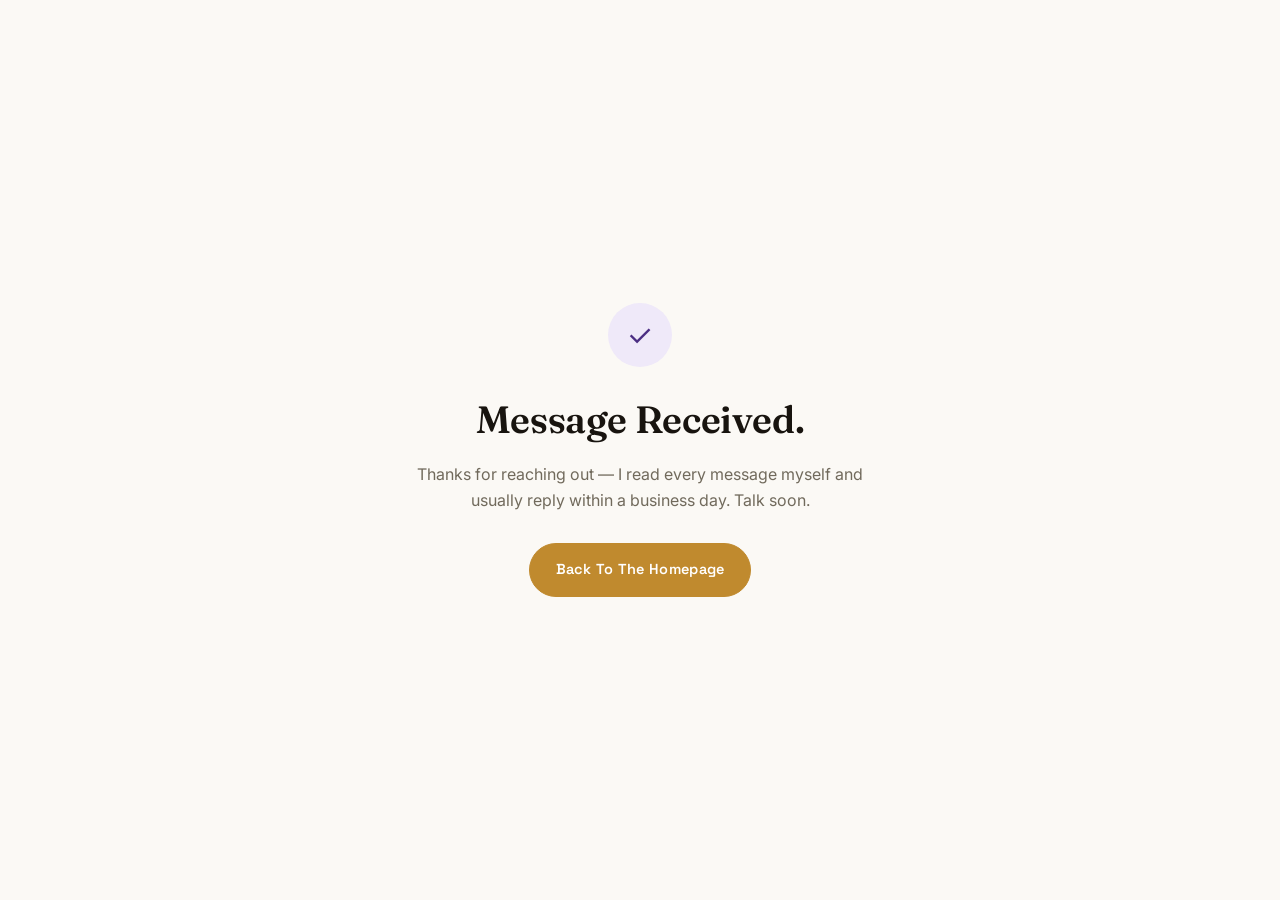
<file: thank-you.html>
<!DOCTYPE html>
<html lang="en">
<head>
<meta charset="UTF-8">
<meta name="viewport" content="width=device-width, initial-scale=1.0">
<title>Thank You — Kroma Vance</title>
<meta name="robots" content="noindex, follow">
<link rel="canonical" href="https://kromavance.com/thank-you">
<link rel="icon" type="image/png" href="assets/img/favicon.png">
<link rel="preconnect" href="https://fonts.googleapis.com">
<link href="https://fonts.googleapis.com/css2?family=Fraunces:ital,opsz,wght@0,9..144,400;0,9..144,600;1,9..144,500&family=Inter:wght@400;500;600&family=Space+Grotesk:wght@500;600&display=swap" rel="stylesheet">
<link rel="stylesheet" href="assets/css/style.css">
<style>
  .ty-wrap{min-height:100vh; display:flex; align-items:center; justify-content:center; text-align:center; padding:32px;}
  .ty-card{max-width:480px;}
  .ty-check{width:64px; height:64px; border-radius:50%; background:var(--violet-tint); color:var(--violet); display:flex; align-items:center; justify-content:center; margin:0 auto 24px; font-size:30px;}
  .ty-card h1{font-size:clamp(28px,4vw,38px); margin-bottom:14px;}
  .ty-card p{color:var(--muted); font-size:16px; line-height:1.6; margin-bottom:30px;}
</style>
</head>
<body>
  <div class="ty-wrap">
    <div class="ty-card">
      <div class="ty-check">&#10003;</div>
      <h1>Message Received.</h1>
      <p>Thanks for reaching out — I read every message myself and usually reply within a business day. Talk soon.</p>
      <a href="/" class="btn">Back To The Homepage</a>
    </div>
  </div>
</body>
</html>
</file>
<file: assets/css/style.css>
:root{
    --paper:#FBF9F5;
    --paper-dim:#F3EFE7;
    --ink:#18140F;
    --muted:#716A5C;
    --line:#E6E0D3;
    --violet:#4B2E83;
    --violet-tint:#EFE9F9;
    --violet-deep:#33205C;
    --gold:#AD8A4D;
    --cta:#C08A2E;
    --cta-deep:#9C6E20;
    --card:#FFFFFF;
    --radius:18px;
  }
  *{box-sizing:border-box;margin:0;padding:0;}
  html{scroll-behavior:smooth;}
  body{
    background:var(--paper);
    color:var(--ink);
    font-family:'Inter',sans-serif;
    line-height:1.5;
    -webkit-font-smoothing:antialiased;
  }
  img,.ph{display:block;width:100%;height:100%;object-fit:cover;}
  .ph{
    background:repeating-linear-gradient(135deg, var(--paper-dim), var(--paper-dim) 10px, #ECE6D8 10px, #ECE6D8 20px);
    display:flex;align-items:center;justify-content:center;
    color:var(--muted); font-size:12px; letter-spacing:.06em; text-transform:uppercase;
    font-family:'Space Grotesk',sans-serif; text-align:center; padding:12px;
  }
  .wrap{max-width:1180px;margin:0 auto;padding:0 32px;}
  .eyebrow{
    font-family:'Space Grotesk',sans-serif; font-size:12.5px; letter-spacing:.16em; text-transform:uppercase;
    color:var(--violet); font-weight:600;
  }
  h1,h2,h3,h4{font-family:'Fraunces',serif; font-weight:600; letter-spacing:-.01em; color:var(--ink);}
  a{color:inherit; text-decoration:none;}
  .btn{
    display:inline-flex; align-items:center; gap:8px;
    background:var(--cta); color:#fff; font-family:'Space Grotesk',sans-serif; font-weight:600;
    font-size:14.5px; letter-spacing:.02em; padding:15px 26px; border-radius:999px;
    border:1px solid var(--cta); cursor:pointer; transition:all .25s ease;
  }
  .btn:hover{background:var(--cta-deep); border-color:var(--cta-deep); transform:translateY(-2px); box-shadow:0 10px 24px -8px rgba(192,138,46,.45);}
  .btn.ghost{background:transparent; color:var(--ink); border:1px solid var(--line);}
  .btn.ghost:hover{background:var(--ink); color:#fff; border-color:var(--ink);}
  .btn:active{transform:scale(0.97);}

  /* NAV */
  header{
    position:sticky; top:0; z-index:50;
    background:rgba(251,249,245,.85); backdrop-filter:blur(14px);
    border-bottom:1px solid var(--line);
  }
  nav{display:flex; align-items:center; justify-content:space-between; padding:20px 32px; max-width:1180px; margin:0 auto;}
  .logo{font-family:'Fraunces',serif; font-weight:600; font-size:20px; letter-spacing:-.01em;}
  .logo span{color:var(--violet);}
  .nav-links{display:flex; gap:34px; align-items:center;}
  .nav-links a{font-size:14.5px; font-weight:500; color:var(--ink); opacity:.8; transition:opacity .2s;}
  .nav-links a:hover{opacity:1; color:var(--violet);}
  .burger{display:none; flex-direction:column; gap:5px; cursor:pointer; background:none; border:none;}
  .burger span{width:22px; height:2px; background:var(--ink);}
  .mobile-menu{display:none; flex-direction:column; gap:2px; padding:0 32px 22px;}
  .mobile-menu a{padding:12px 0; border-top:1px solid var(--line); font-size:15px; font-weight:500;}

  /* HERO */
  .hero{padding:76px 0 40px; position:relative;}
  .hero-grid{display:grid; grid-template-columns:1.15fr .85fr; gap:56px; align-items:center;}
  .hero h1{font-size:clamp(40px,5.4vw,66px); line-height:1.03;}
  .hero .eyebrow{max-width:460px; line-height:1.5; margin-bottom:6px;}
  .hero p.lead{margin-top:22px; font-size:18px; color:var(--muted); max-width:480px; line-height:1.6;}
  .hero-ctas{margin-top:32px; display:flex; gap:14px; flex-wrap:wrap;}
  .hero-visual{position:relative;}
  .hero-photo{aspect-ratio:4/5; border-radius:var(--radius); overflow:hidden; border:1px solid var(--line);}
  .quote-card{
    position:absolute; left:-60px; bottom:-36px; width:290px;
    background:var(--card); border:1px solid var(--line); border-radius:16px; padding:22px 22px 20px;
    box-shadow:0 24px 48px -20px rgba(24,20,15,.18);
  }
  .quote-card p{font-family:'Fraunces',serif; font-style:italic; font-size:15.5px; line-height:1.5; color:var(--ink);}
  .quote-card .who{display:flex; align-items:center; gap:10px; margin-top:14px;}
  .quote-card .avatar{width:34px; height:34px; border-radius:50%; overflow:hidden; flex-shrink:0;}
  .quote-card .who span{font-size:12.5px; color:var(--muted); font-weight:500;}
  .quote-card .who strong{display:block; font-size:13.5px;}

  /* LOGO STRIP */

  /* SECTION HEADERS */
  .section{padding:96px 0;}
  .section.tight{padding:64px 0;}
  .sec-head{max-width:640px; margin-bottom:52px;}
  .sec-head h2{font-size:clamp(30px,3.6vw,42px); line-height:1.12; margin-top:14px;}
  .sec-head p{color:var(--muted); font-size:16.5px; margin-top:16px; line-height:1.6;}
  .center{margin-left:auto; margin-right:auto; text-align:center;}

  /* PORTFOLIO GRID */
  .portfolio-grid{display:grid; grid-template-columns:repeat(3,1fr); gap:26px;}
  .case-card{border-radius:var(--radius); overflow:hidden; border:1px solid var(--line); background:var(--card); transition:transform .35s cubic-bezier(.2,.7,.3,1), box-shadow .35s ease;}
  .case-card:hover{transform:translateY(-8px); box-shadow:0 28px 46px -24px rgba(24,20,15,.28);}
  .case-card .thumb{aspect-ratio:4/3; overflow:hidden;}
  .case-card .thumb img{transition:transform .5s cubic-bezier(.2,.7,.3,1);}
  .case-card:hover .thumb img{transform:scale(1.07);}
  .case-card .meta{padding:18px 20px 22px;}
  .case-card .meta .tag{font-family:'Space Grotesk',sans-serif; font-size:11px; letter-spacing:.1em; text-transform:uppercase; color:var(--violet); font-weight:600; transition:color .3s ease;}
  .case-card:hover .meta .tag{color:var(--cta);}
  .case-card .meta h4{margin-top:6px; font-size:19px;}


  /* scroll-reveal (used for portfolio cards + stars) */
  .reveal{opacity:0; transform:translateY(22px); transition:opacity .6s ease, transform .6s cubic-bezier(.2,.7,.3,1);}
  .reveal.in{opacity:1; transform:translateY(0);}

  /* GAPS / WHY REBRAND */
  .gap-section{background:var(--ink); color:#fff; border-radius:28px; padding:72px 56px;}
  .gap-section .eyebrow{color:#C8B9E8;}
  .gap-section h2{color:#fff; font-size:clamp(28px,3.4vw,40px); max-width:680px; margin-top:16px; line-height:1.18;}
  .gap-grid{display:grid; grid-template-columns:repeat(2,1fr); gap:20px 40px; margin-top:44px;}
  .gap-item{display:flex; gap:14px; align-items:flex-start; padding-top:20px; border-top:1px solid rgba(255,255,255,.18);}
  .gap-item .num{font-family:'Fraunces',serif; font-size:14px; color:#C8B9E8;}
  .gap-item p{font-size:15.5px; color:#E6E0F2; line-height:1.55;}

  /* PROCESS */
  .phase-list{display:flex; flex-direction:column;}
  .phase{
    display:grid; grid-template-columns:120px 1fr 1fr; gap:36px;
    padding:40px 0; border-top:1px solid var(--line); align-items:start;
  }
  .phase:last-child{border-bottom:1px solid var(--line);}
  .phase .num{font-family:'Fraunces',serif; font-weight:300; font-size:52px; color:var(--violet-tint); -webkit-text-stroke:1.5px var(--violet); color:transparent;}
  .phase h3{font-size:23px; margin-bottom:10px;}
  .phase .desc p{color:var(--muted); font-size:15px; line-height:1.6;}
  .phase .deliverables{font-size:13px;}
  .phase .deliverables .lbl{font-family:'Space Grotesk',sans-serif; font-size:11px; letter-spacing:.1em; text-transform:uppercase; color:var(--violet); font-weight:600; margin-bottom:10px;}
  .phase .deliverables ul{list-style:none;}
  .phase .deliverables li{font-size:14px; color:var(--ink); padding:5px 0 5px 16px; position:relative; border-top:1px solid var(--paper-dim);}
  .phase .deliverables li:first-child{border-top:none;}
  .phase .deliverables li::before{content:"—"; position:absolute; left:0; color:var(--muted);}

  /* FIT / NOT FIT */
  .fit-grid{display:grid; grid-template-columns:1fr 1fr; gap:26px;}
  .fit-card{border-radius:var(--radius); padding:38px 34px; border:1px solid var(--line);}
  .fit-card.yes{background:var(--violet-tint); border-color:#DED0F5;}
  .fit-card.no{background:var(--card);}
  .fit-card h3{font-size:21px; margin-bottom:20px;}
  .fit-card ul{list-style:none;}
  .fit-card li{font-size:15px; color:var(--ink); padding:11px 0 11px 26px; position:relative; border-top:1px solid rgba(0,0,0,.06);}
  .fit-card li:first-child{border-top:none;}
  .fit-card.yes li::before{content:"✓"; position:absolute; left:0; color:var(--violet); font-weight:700;}
  .fit-card.no li::before{content:"✕"; position:absolute; left:0; color:var(--muted); font-weight:700;}

  /* WHY US */
  .why-grid{display:grid; grid-template-columns:.9fr 1.1fr; gap:56px; align-items:center;}
  .why-photo{aspect-ratio:1/1; border-radius:var(--radius); overflow:hidden; border:1px solid var(--line);}
  .why-grid p{color:var(--muted); font-size:16.5px; line-height:1.7; margin-top:18px;}
  .why-grid p + p{margin-top:14px;}

  /* FAQ */
  .faq-list{max-width:760px; margin:0 auto;}
  .faq-item{border-top:1px solid var(--line);}
  .faq-item:last-child{border-bottom:1px solid var(--line);}
  .faq-q{
    width:100%; text-align:left; background:none; border:none; cursor:pointer;
    display:flex; justify-content:space-between; align-items:center; gap:20px;
    padding:24px 4px; font-family:'Fraunces',serif; font-size:18px; color:var(--ink);
  }
  .faq-q .icon{font-family:'Space Grotesk',sans-serif; font-size:20px; color:var(--violet); transition:transform .25s ease; flex-shrink:0;}
  .faq-item.open .faq-q .icon{transform:rotate(45deg);}
  .faq-a{max-height:0; overflow:hidden; transition:max-height .3s ease;}
  .faq-a p{padding:0 4px 26px; color:var(--muted); font-size:15px; line-height:1.65; max-width:640px;}

  /* TESTIMONIALS */
  .testi-grid{display:grid; grid-template-columns:repeat(3,1fr); gap:24px;}
  .testi-card{background:var(--card); border:1px solid var(--line); border-radius:var(--radius); padding:30px;}
  .testi-card p{font-family:'Fraunces',serif; font-style:italic; font-size:16px; line-height:1.55; color:var(--ink);}
  .testi-card .who{margin-top:20px; padding-top:16px; border-top:1px solid var(--paper-dim);}
  .testi-card .who strong{display:block; font-size:14px;}
  .testi-card .who span{font-size:12.5px; color:var(--muted);}

  /* NEWSLETTER / CLOSING CTA */
  .cta-band{background:var(--violet); border-radius:28px; padding:70px 56px; color:#fff; text-align:center;}
  .cta-band .eyebrow{color:#D5C6F2;}
  .cta-band h2{color:#fff; font-size:clamp(28px,3.6vw,42px); margin-top:14px; max-width:620px; margin-left:auto; margin-right:auto;}
  .cta-band .btn{margin-top:30px; background:#fff; color:var(--violet); border-color:#fff;}
  .cta-band .btn:hover{background:transparent; color:#fff;}
  .cta-band .btn:active{transform:scale(0.97);}

  /* FOOTER */
  footer{border-top:1px solid var(--line); padding:64px 0 30px; margin-top:40px;}
  .foot-grid{display:grid; grid-template-columns:1.4fr repeat(3,1fr); gap:40px;}
  .foot-brand p{color:var(--muted); font-size:14.5px; margin-top:14px; max-width:260px; line-height:1.6;}
  .foot-col .lbl{font-family:'Space Grotesk',sans-serif; font-size:11px; letter-spacing:.1em; text-transform:uppercase; color:var(--muted); font-weight:600; margin-bottom:16px;}
  .foot-col a{display:block; font-size:14.5px; padding:6px 0; color:var(--ink); opacity:.85;}
  .foot-icons{display:flex; gap:16px; flex-wrap:wrap; margin-top:6px; align-items:center;}
  .foot-icon{
    width:26px; height:26px;
    display:flex; align-items:center; justify-content:center; color:var(--muted);
    transition:color .2s ease, transform .2s ease;
  }
  .foot-icon svg{width:100%; height:100%;}
  .foot-icon:hover{color:var(--cta); transform:translateY(-2px);}
  .foot-col a:hover{opacity:1; color:var(--violet);}
  .foot-bottom{display:flex; justify-content:space-between; align-items:center; margin-top:56px; padding-top:24px; border-top:1px solid var(--line); font-size:13px; color:var(--muted); flex-wrap:wrap; gap:12px;}
  .foot-social{display:flex; gap:18px;}

  @media (max-width:860px){
    .nav-links{display:none;}
    .burger{display:flex;}
    .mobile-menu.open{display:flex;}
    .hero-grid{grid-template-columns:1fr;}
    .hero-visual{order:-1;}
    .quote-card{position:static; width:100%; margin-top:18px; margin-left:0;}
      .portfolio-grid{grid-template-columns:1fr 1fr;}
    .gap-grid{grid-template-columns:1fr;}
    .gap-section{padding:48px 26px; border-radius:20px;}
    .phase{grid-template-columns:1fr;}
    .fit-grid{grid-template-columns:1fr;}
    .why-grid{grid-template-columns:1fr;}
    .testi-grid{grid-template-columns:1fr;}
    .cta-band{padding:48px 26px; border-radius:20px;}
    .foot-grid{grid-template-columns:1fr 1fr; gap:32px;}
  }
  @media (max-width:520px){
    .wrap{padding:0 20px;}
    nav{padding:18px 20px;}
    .portfolio-grid{grid-template-columns:1fr;}
    .foot-grid{grid-template-columns:1fr;}
  }

  /* PRICING */
  .pricing-grid{display:grid; grid-template-columns:repeat(3,1fr); gap:24px; align-items:start;}
  .price-card{border:1px solid var(--line); border-radius:var(--radius); padding:34px 30px; background:var(--card);}
  .price-card.featured{background:var(--ink); border-color:var(--ink); transform:translateY(-10px); box-shadow:0 30px 50px -20px rgba(24,20,15,.3);}
  .price-card .badge{display:inline-block; font-family:'Space Grotesk',sans-serif; font-size:11px; letter-spacing:.08em; text-transform:uppercase; font-weight:600; color:var(--cta); background:var(--violet-tint); padding:5px 12px; border-radius:999px; margin-bottom:16px;}
  .price-card.featured .badge{background:rgba(255,255,255,.12); color:#F0C878;}
  .price-card .amount{font-family:'Fraunces',serif; font-size:34px; font-weight:600;}
  .price-card.featured .amount{color:#fff;}
  .price-card .cadence{font-size:13.5px; color:var(--muted); margin-top:4px; margin-bottom:26px; display:block;}
  .price-card.featured .cadence{color:#C9C2B8;}
  .price-card ul{list-style:none; margin-bottom:28px;}
  .price-card li{display:flex; gap:10px; align-items:flex-start; font-size:14.5px; padding:9px 0; border-top:1px solid var(--paper-dim); line-height:1.5;}
  .price-card li:first-child{border-top:none;}
  .price-card.featured li{border-top:1px solid rgba(255,255,255,.12); color:#EDE9E1;}
  .price-card li .dot{color:var(--cta); font-weight:700; flex-shrink:0;}
  .price-card.featured li .dot{color:#F0C878;}
  .price-card .btn{width:100%; justify-content:center;}
  .price-card.featured .btn{background:var(--cta); border-color:var(--cta);}

  /* CONTACT FORM */
  .contact-wrap{display:grid; grid-template-columns:.85fr 1.15fr; gap:56px; align-items:start;}
  .contact-left h2{font-size:clamp(30px,3.6vw,44px); line-height:1.12; margin-top:14px;}
  .contact-left h2 .accent{color:var(--cta);}
  .contact-left p{color:var(--muted); font-size:16.5px; margin-top:16px; line-height:1.6; max-width:420px;}
  .quick-links{margin-top:30px; display:flex; flex-direction:column; gap:12px;}
  .quick-link{display:flex; align-items:center; justify-content:space-between; border:1px solid var(--line); border-radius:14px; padding:18px 22px; background:var(--card); font-weight:600; font-size:15px; transition:all .2s ease;}
  .quick-link:hover{border-color:var(--cta); transform:translateX(3px);}
  .quick-link .arrow{color:var(--cta); font-size:18px;}
  .contact-card{background:var(--card); border:1px solid var(--line); border-radius:var(--radius); padding:38px; box-shadow:0 24px 48px -28px rgba(24,20,15,.18);}

  /* HIGHLIGHTED "GET A FREE QUOTE" BAND — deliberately unlike every other section */
  .contact-band{background:var(--violet-deep); color:#fff; position:relative;}
  .contact-band::before{content:""; position:absolute; top:0; left:0; right:0; height:4px; background:var(--cta);}
  .contact-band .eyebrow{color:#F0C878;}
  .contact-band .contact-left h2{color:#fff;}
  .contact-band .contact-left p{color:#D9CFF0;}
  .contact-band .perks{display:flex; flex-wrap:wrap; gap:8px; margin-top:22px;}
  .contact-band .perk{font-family:'Space Grotesk',sans-serif; font-size:12px; letter-spacing:.04em; font-weight:600; color:#fff; border:1px solid rgba(255,255,255,.3); padding:7px 14px; border-radius:999px;}
  .contact-band .quick-link{background:rgba(255,255,255,.07); border-color:rgba(255,255,255,.18); color:#fff;}
  .contact-band .quick-link:hover{border-color:#F0C878; background:rgba(255,255,255,.12);}
  .contact-band .quick-link .arrow{color:#F0C878;}
  .contact-band .contact-card{color:var(--ink); border:none; box-shadow:0 40px 80px -30px rgba(0,0,0,.55);}
  .form-row{display:grid; grid-template-columns:1fr 1fr; gap:20px;}
  .form-group{margin-bottom:22px;}
  .form-group .flbl{font-family:'Space Grotesk',sans-serif; font-size:11px; letter-spacing:.08em; text-transform:uppercase; color:var(--muted); font-weight:600; margin-bottom:8px; display:block;}
  .kv-input, .kv-select, .kv-textarea{
    width:100%; border:1px solid var(--line); border-radius:10px; padding:13px 14px; font-family:'Inter',sans-serif;
    font-size:14.5px; color:var(--ink); background:var(--paper); transition:border-color .2s ease, box-shadow .2s ease;
  }
  .kv-input:focus, .kv-select:focus, .kv-textarea:focus{outline:none; border-color:var(--cta); box-shadow:0 0 0 3px rgba(192,138,46,.15);}
  .kv-textarea{resize:vertical; min-height:110px; font-family:'Inter',sans-serif;}
  .kv-select{appearance:none; -webkit-appearance:none; background-image:url("data:image/svg+xml;utf8,<svg xmlns='http://www.w3.org/2000/svg' width='14' height='9' viewBox='0 0 14 9'><path d='M1 1L7 7L13 1' stroke='%23716A5C' stroke-width='1.6' fill='none' stroke-linecap='round' stroke-linejoin='round'/></svg>"); background-repeat:no-repeat; background-position:right 14px center; padding-right:36px;}
  .submit-note{font-size:12.5px; color:var(--muted); margin-top:10px; text-align:center;}
  .form-success{display:none; text-align:center; padding:30px 10px;}
  .form-success.show{display:block;}
  .form-success .check{width:52px; height:52px; border-radius:50%; background:var(--violet-tint); color:var(--violet); display:flex; align-items:center; justify-content:center; margin:0 auto 16px; font-size:24px;}

  /* PAYMENT & TERMS — premium redesign, no tick/cross icons */
  .policy-grid{display:grid; grid-template-columns:1fr 1fr; gap:26px;}
  .policy-grid.single{grid-template-columns:1fr; max-width:760px; margin:0 auto;}
  .policy-card{border-radius:var(--radius); padding:38px 34px; border:1px solid var(--line); background:var(--card); position:relative; overflow:hidden;}
  .policy-card::before{content:""; position:absolute; top:0; left:0; right:0; height:3px; background:linear-gradient(90deg, var(--violet), var(--cta));}
  .policy-card h3{font-size:21px; margin-bottom:6px;}
  .policy-card .sub{font-size:13px; color:var(--muted); margin-bottom:24px;}
  .term-list{counter-reset:term;}
  .term-item{counter-increment:term; display:flex; gap:14px; padding:15px 0; border-top:1px solid var(--paper-dim);}
  .term-item:first-child{border-top:none; padding-top:0;}
  .term-item::before{content:counter(term, decimal-leading-zero); font-family:'Fraunces',serif; font-size:13px; color:var(--cta); flex-shrink:0; padding-top:1px;}
  .term-item p{font-size:14.5px; color:var(--ink); line-height:1.6;}

  @media (max-width:860px){
    .policy-grid{grid-template-columns:1fr;}
    .pricing-grid{grid-template-columns:1fr;}
    .price-card.featured{transform:none;}
    .contact-wrap{grid-template-columns:1fr;}
    .form-row{grid-template-columns:1fr;}
  }

  /* SIMPLE REVIEW FORM */
  .review-wrap{max-width:520px; margin:0 auto;}
  .review-form .form-group{margin-bottom:20px;}
  .star-input{display:inline-flex; flex-direction:row-reverse; gap:2px; position:relative;}
  .star-input input{position:absolute; opacity:0; width:1px; height:1px;}
  .star-input label{font-size:34px; line-height:1; color:#DCD3C2; cursor:pointer; padding:0 2px; transition:color .15s ease, transform .15s ease;}
  .star-input label:hover{transform:scale(1.12);}
  .star-input input:checked ~ label,
  .star-input label:hover,
  .star-input label:hover ~ label{color:var(--cta);}
  .star-input input:focus-visible + label{outline:2px solid var(--cta); outline-offset:2px; border-radius:4px;}
  .sr{position:absolute; width:1px; height:1px; overflow:hidden; clip:rect(0 0 0 0); white-space:nowrap;}

  /* REVIEWS WALL */
  [hidden]{display:none !important;}
  .reviews-wall{overflow:hidden;}
  .rating-summary{display:flex; flex-direction:column; align-items:center; gap:8px; margin-bottom:40px; text-align:center;}
  .rating-summary .score{font-family:'Fraunces',serif; font-size:64px; line-height:1; font-weight:600;}
  .rating-summary .rstars{color:var(--cta); font-size:22px; letter-spacing:3px;}
  .rating-summary .count{font-size:13.5px; color:var(--muted);}
  .rv-marquee{overflow:hidden; -webkit-mask-image:linear-gradient(90deg,transparent,#000 7%,#000 93%,transparent); mask-image:linear-gradient(90deg,transparent,#000 7%,#000 93%,transparent);}
  .rv-marquee.is-grid{-webkit-mask-image:none; mask-image:none;}
  .rv-track{display:flex; gap:22px; width:max-content; padding:6px 0 26px;}
  .rv-track.scroll{animation:rv-scroll var(--rv-dur,48s) linear infinite;}
  .rv-marquee:hover .rv-track.scroll{animation-play-state:paused;}
  @keyframes rv-scroll{from{transform:translateX(0);} to{transform:translateX(-50%);}}
  .rv-grid{display:flex; flex-wrap:wrap; justify-content:center; gap:22px; padding:6px 20px 26px;}
  .rv-card{flex:0 0 auto; width:340px; background:var(--card); border:1px solid var(--line); border-radius:20px; padding:30px 30px 24px; box-shadow:0 18px 40px -28px rgba(24,20,15,.28); display:flex; flex-direction:column; gap:16px; white-space:normal;}
  .rv-card .rstars{color:var(--cta); letter-spacing:2px; font-size:16px;}
  .rv-card .rstars .off{color:#E3DACB;}
  .rv-card blockquote{font-family:'Fraunces',serif; font-size:17px; line-height:1.55; color:var(--ink); margin:0;}
  .rv-card .who{display:flex; align-items:center; gap:12px; margin-top:auto; padding-top:16px; border-top:1px solid var(--paper-dim);}
  .rv-avatar{width:40px; height:40px; border-radius:50%; background:var(--violet-tint); color:var(--violet-deep); display:flex; align-items:center; justify-content:center; font-family:'Fraunces',serif; font-weight:600; flex-shrink:0;}
  .rv-name{font-weight:600; font-size:14.5px; line-height:1.3;}
  .rv-role{font-size:12.5px; color:var(--muted);}
  .sample-note{margin-top:14px; text-align:center; font-size:12.5px; color:var(--violet); font-weight:600;}
  @media (max-width:520px){ .rv-card{width:290px;} .rating-summary .score{font-size:52px;} }
  @media (prefers-reduced-motion:reduce){ .rv-track.scroll{animation:none; width:auto; flex-wrap:wrap; justify-content:center;} .rv-track .rv-dup{display:none;} }
</file>
